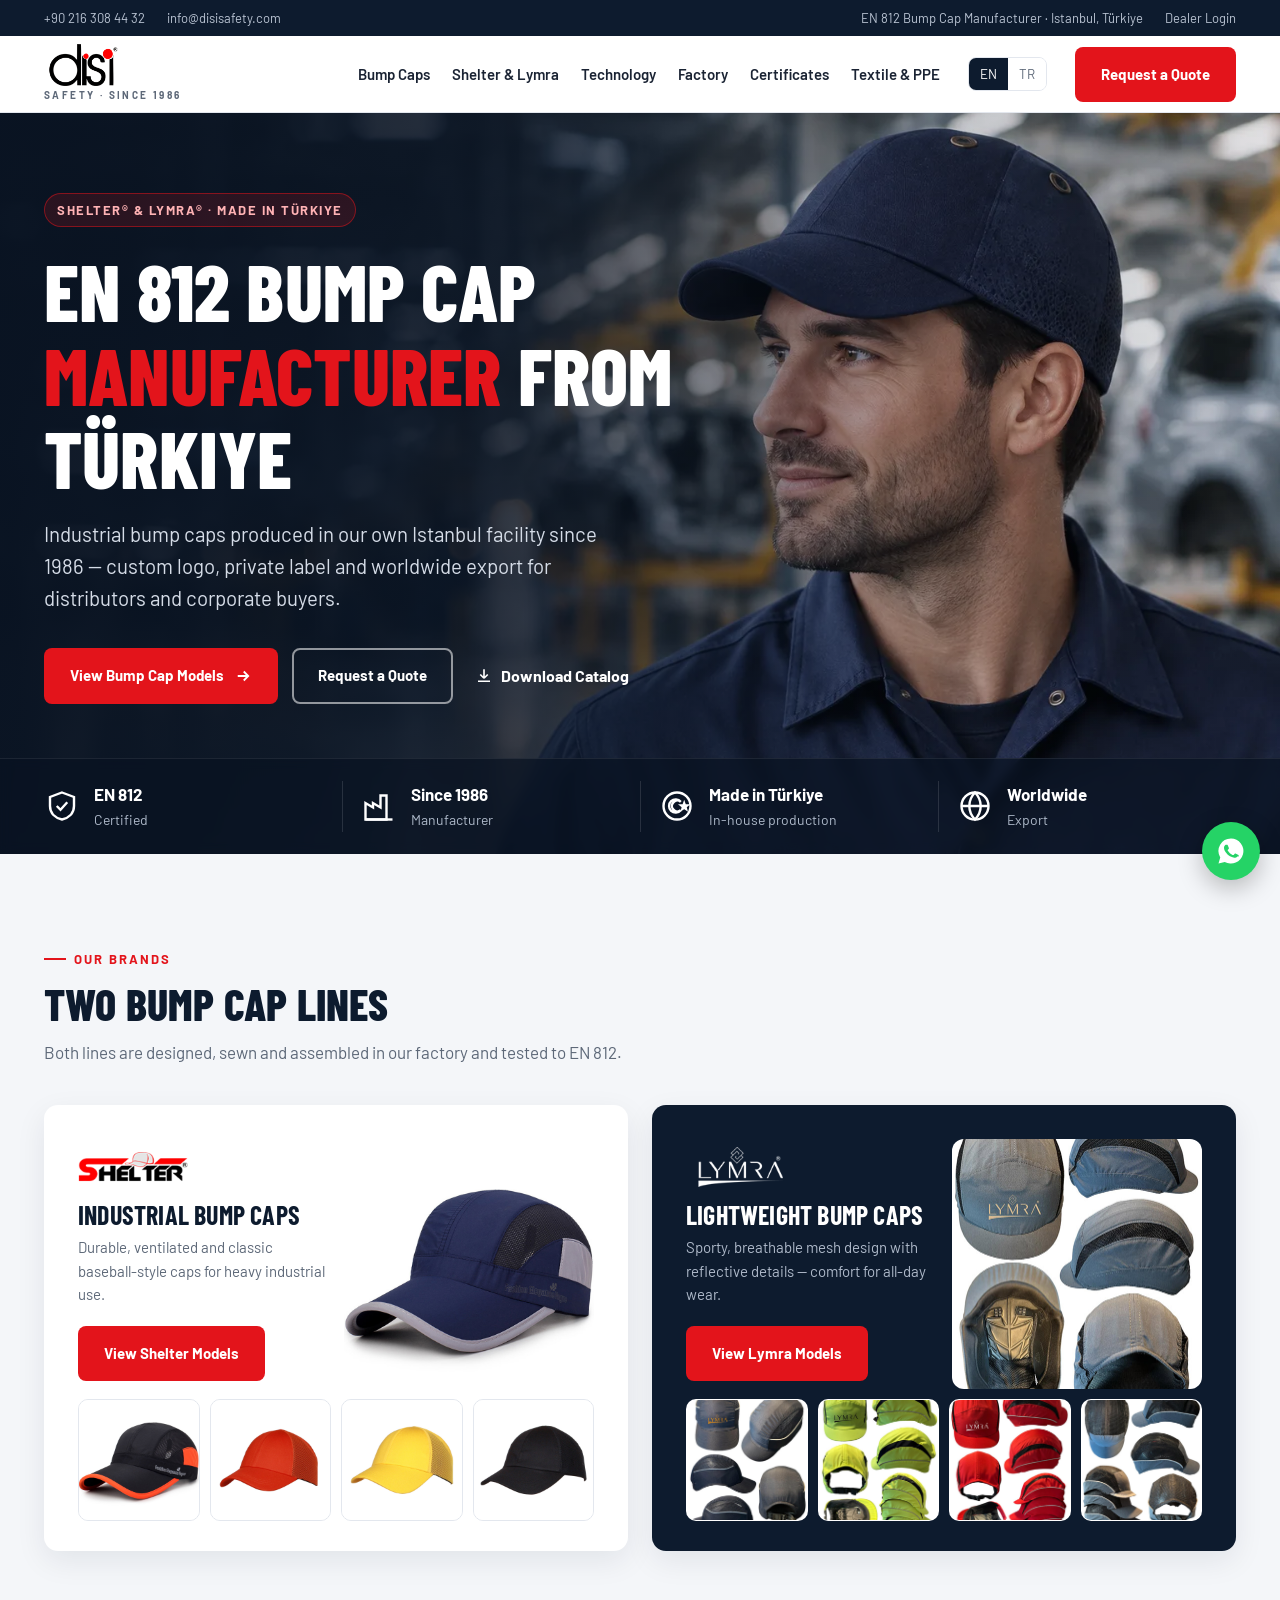
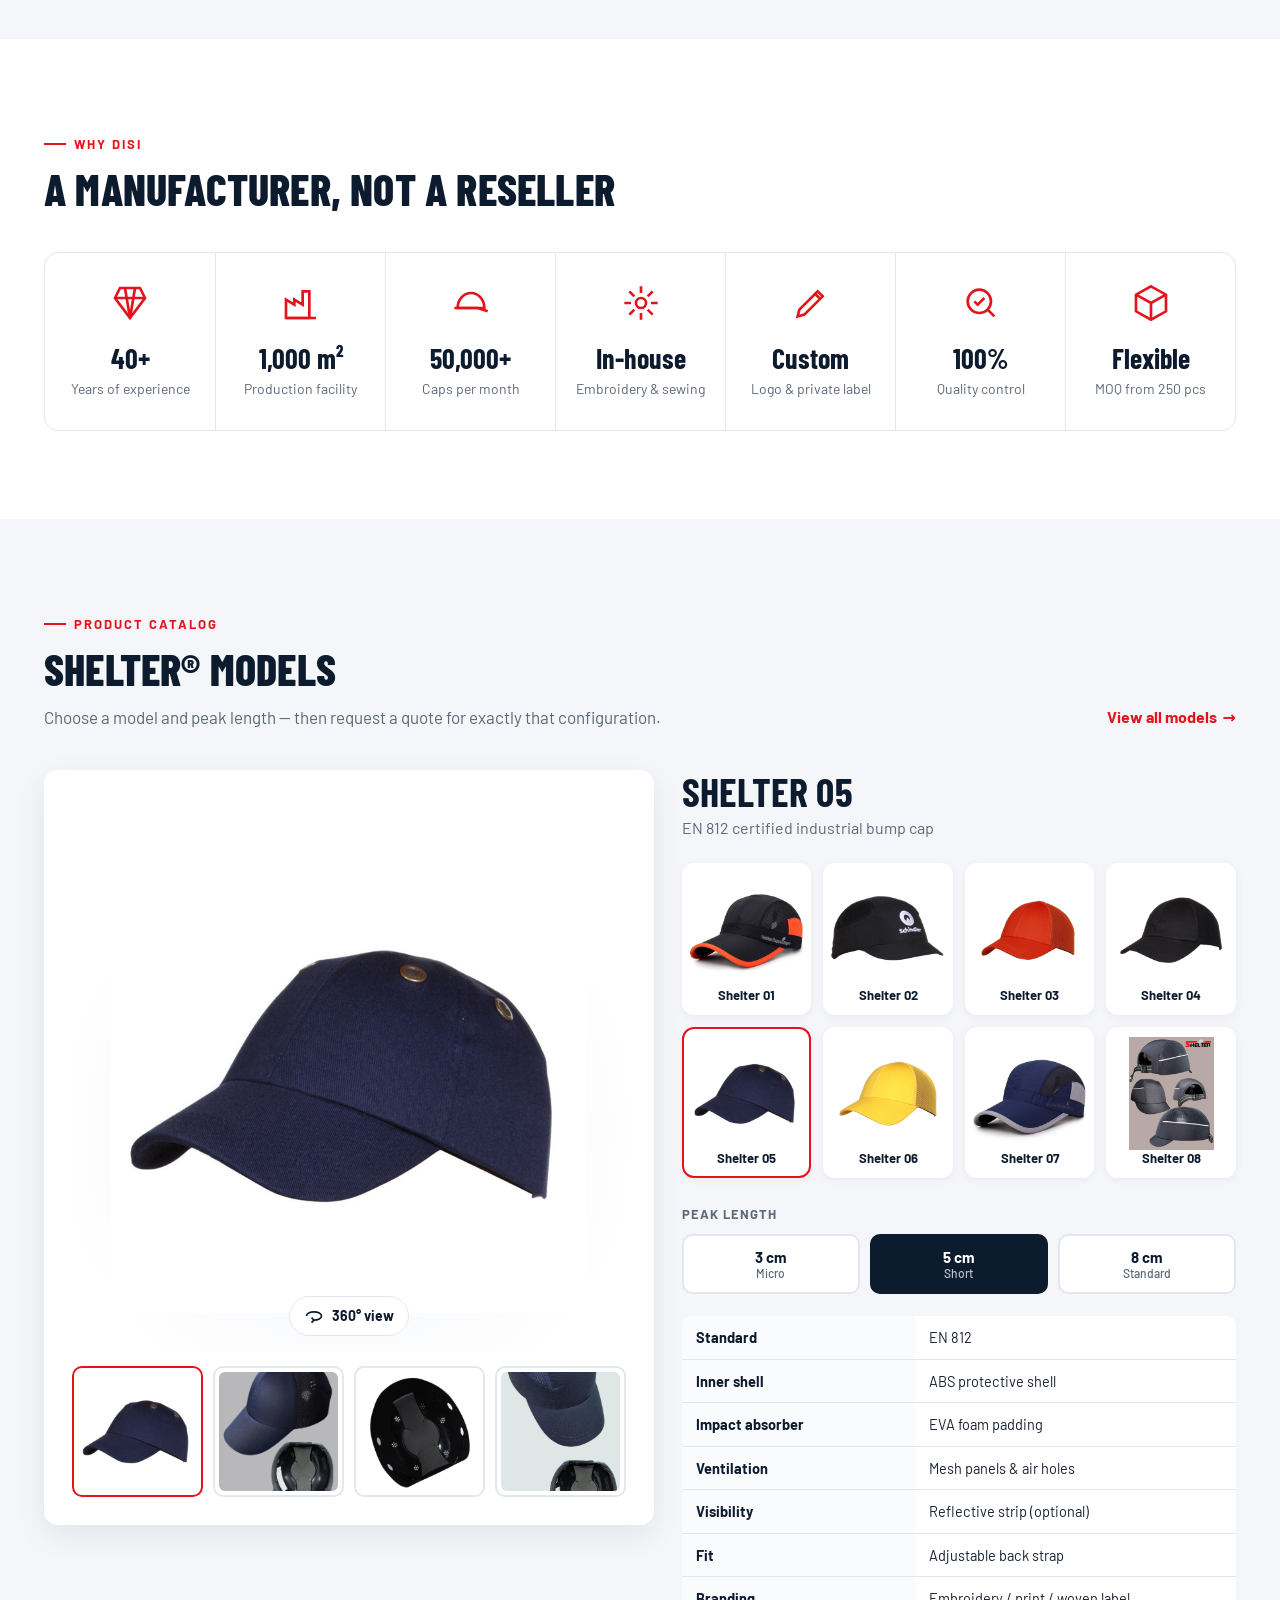
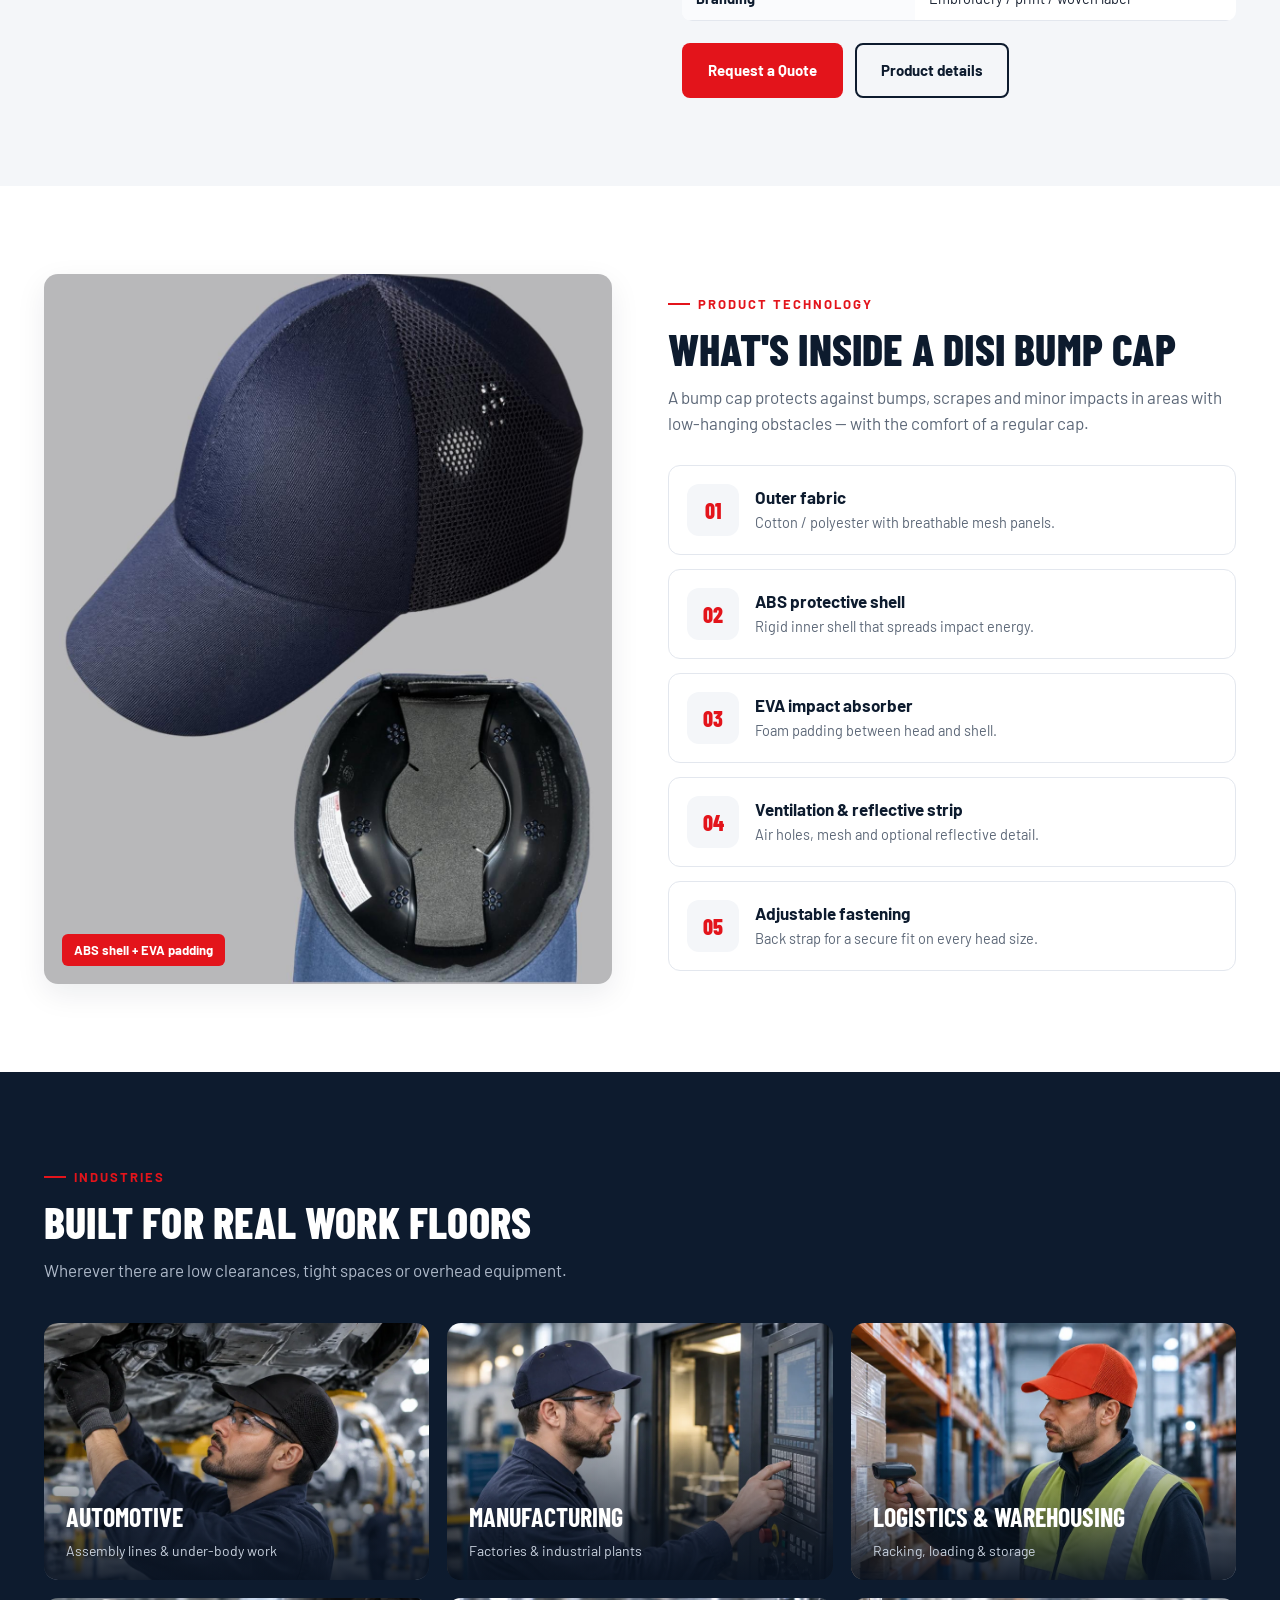
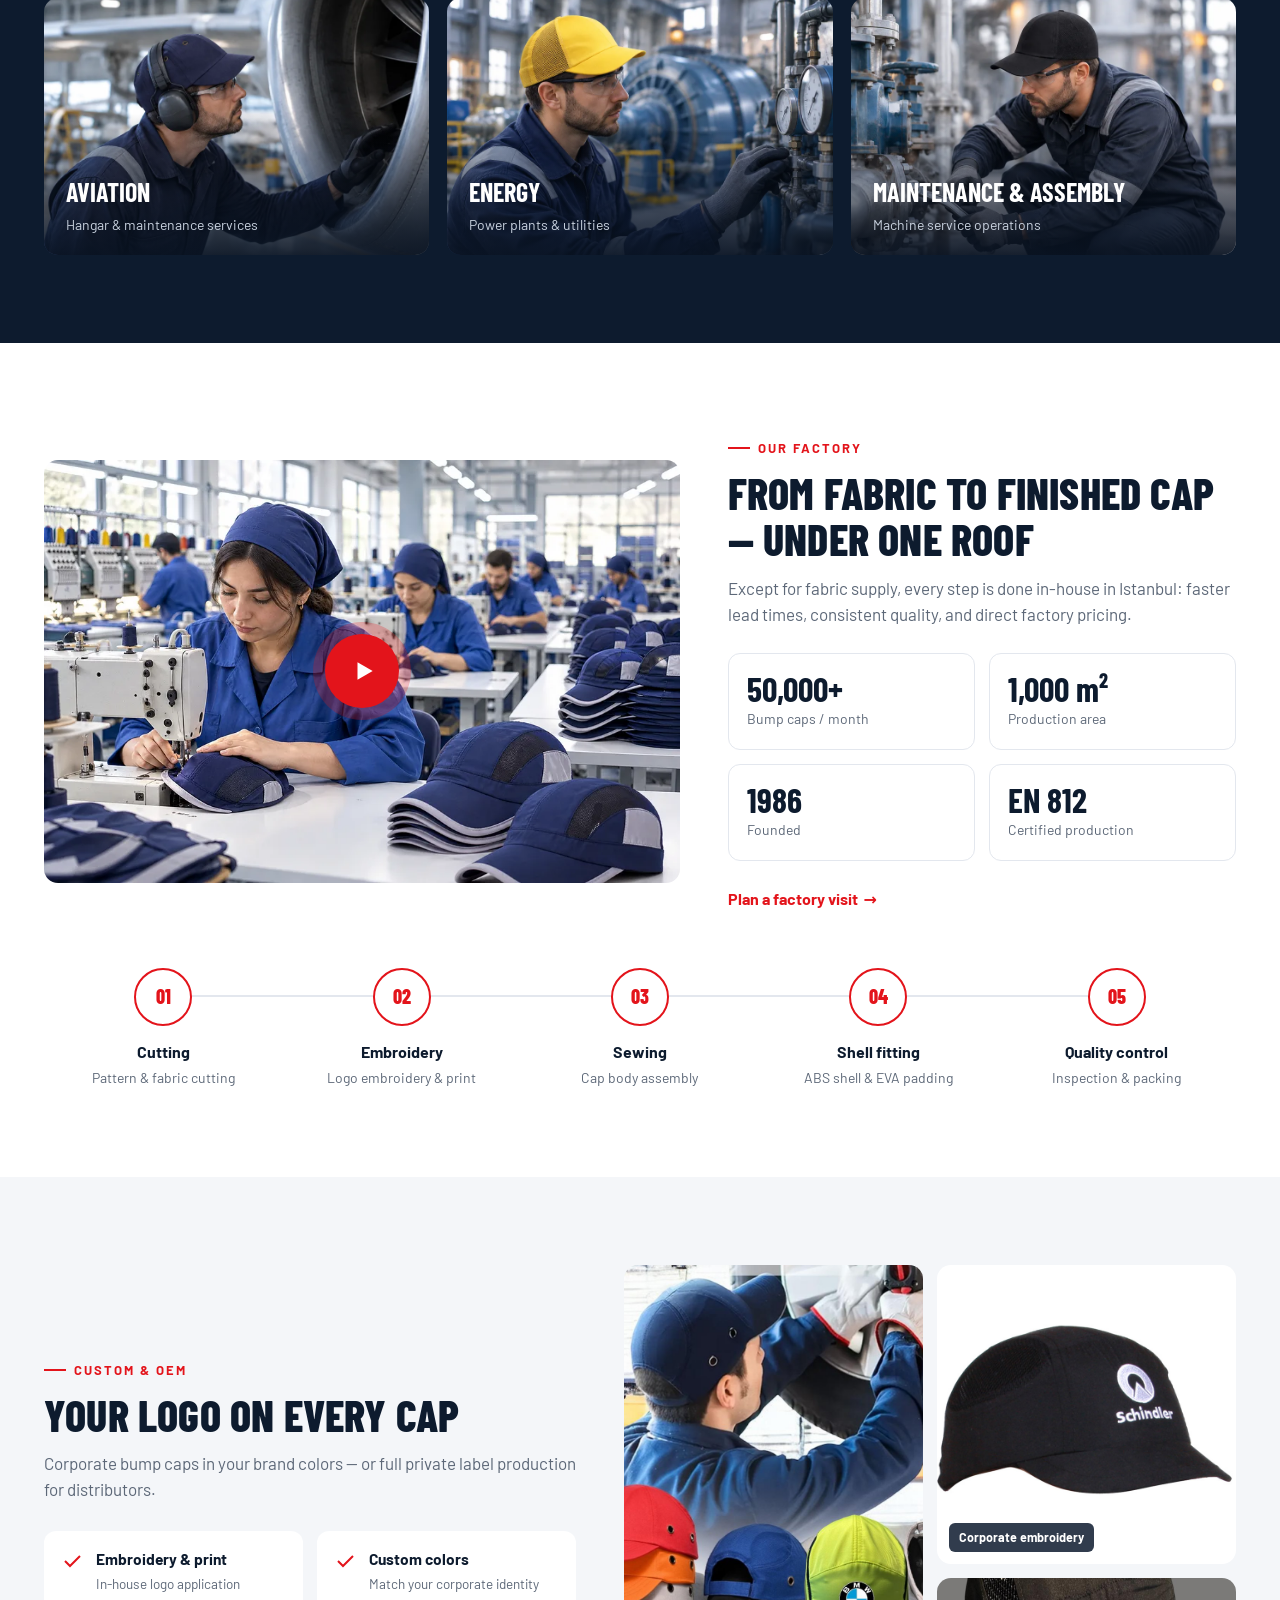
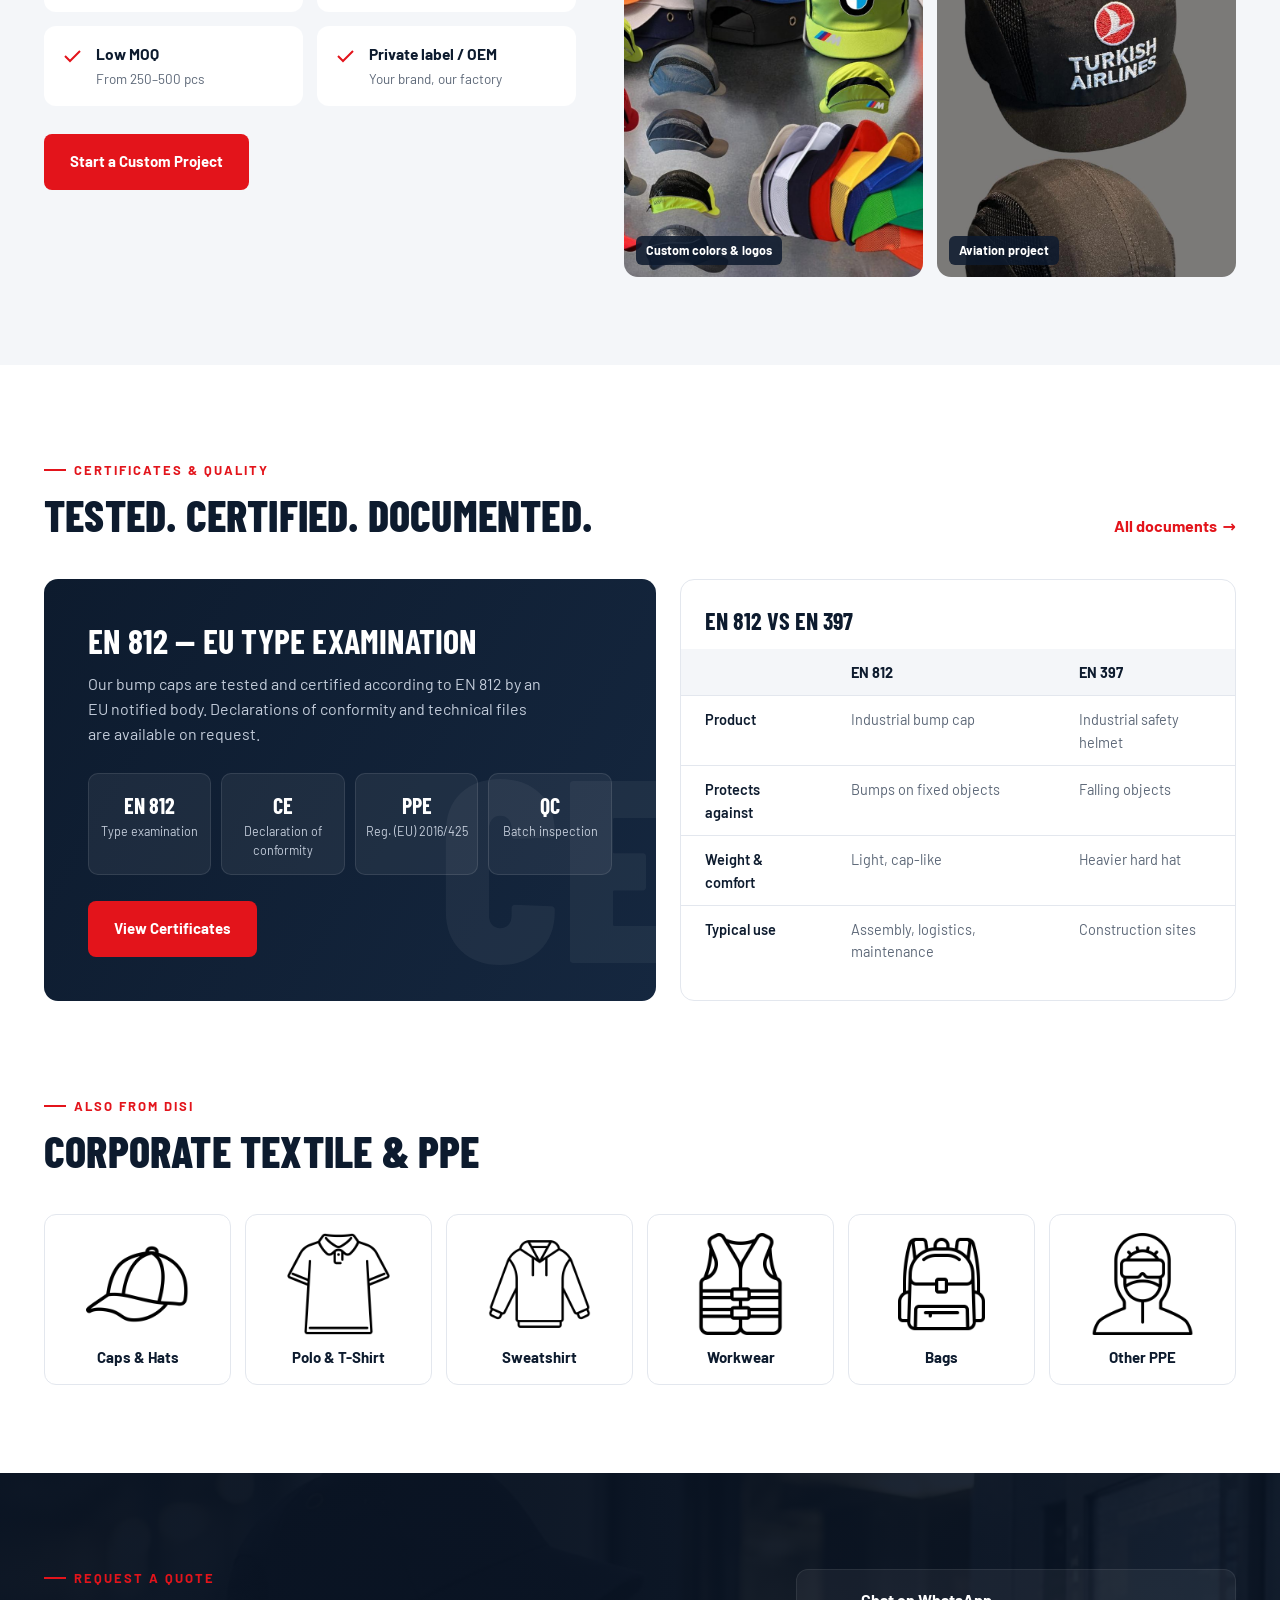
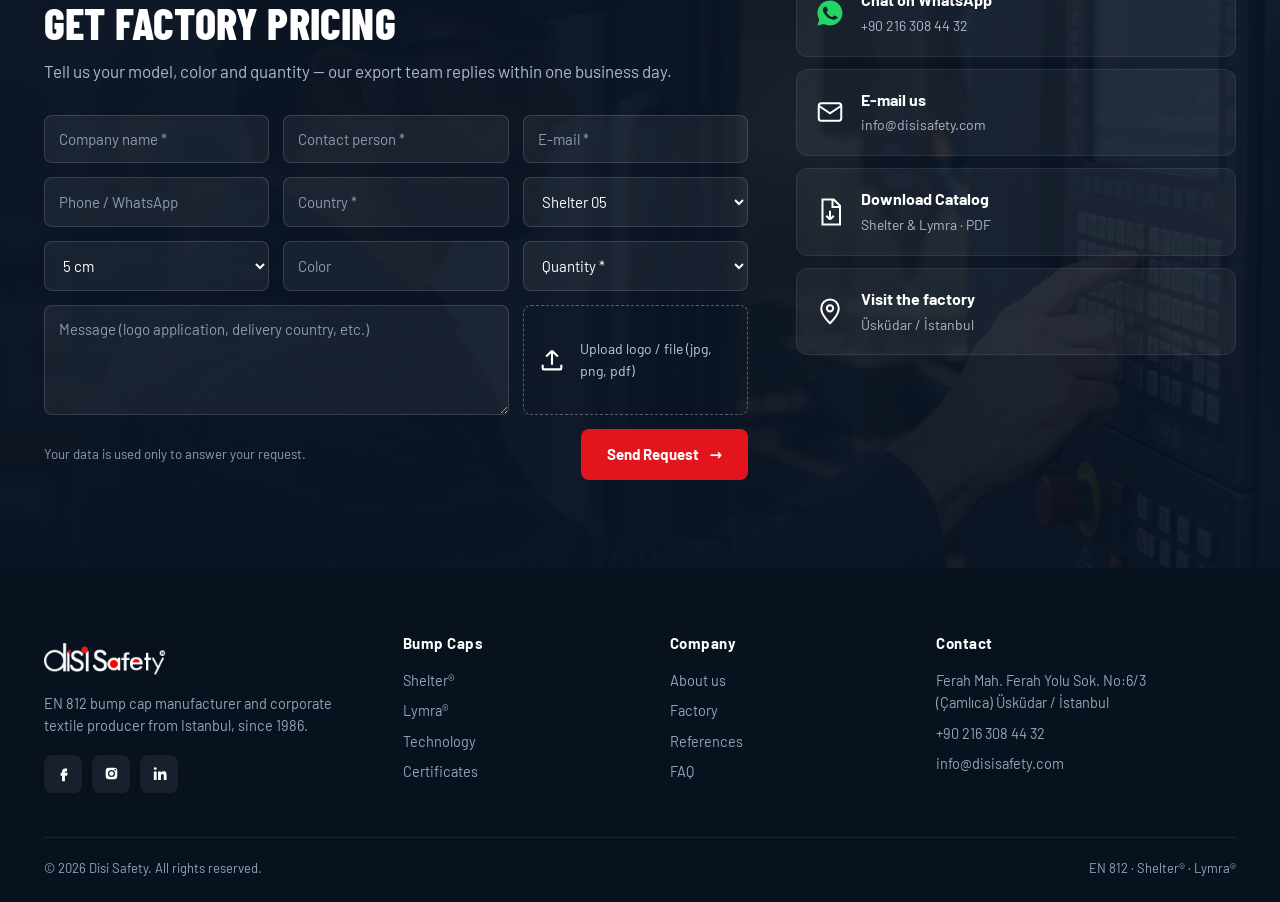
<file: index.html>
<!doctype html>
<html lang="en">
<head>
<meta charset="utf-8">
<meta name="viewport" content="width=device-width,initial-scale=1">
<meta name="robots" content="noindex,nofollow">
<title>EN 812 Bump Cap Manufacturer from Türkiye | Disi Safety</title>
<meta name="description" content="Disi Safety manufactures Shelter® and Lymra® EN 812 certified industrial bump caps in Istanbul since 1986. Custom logo, private label and worldwide export.">
<link rel="icon" href="https://disisafety.com/wp-content/uploads/2024/11/cropped-ds-32x32.png">
<link rel="preconnect" href="https://fonts.googleapis.com"><link rel="preconnect" href="https://fonts.gstatic.com" crossorigin>
<link href="https://fonts.googleapis.com/css2?family=Barlow:wght@400;500;600;700&family=Barlow+Condensed:wght@600;700;800&display=swap" rel="stylesheet">
<link rel="stylesheet" href="css/site.css">
</head>
<body>

<div class="topbar"><div class="wrap">
  <div class="tb-l">
    <a href="tel:+902163084432">+90 216 308 44 32</a>
    <a href="mailto:info@disisafety.com">info@disisafety.com</a>
  </div>
  <div class="tb-r"><span data-k="tb_mfr">EN 812 Bump Cap Manufacturer · Istanbul, Türkiye</span><a href="https://disisafety.com/catalog/" data-k="tb_dealer">Dealer Login</a></div>
</div></div>

<header><div class="wrap">
  <a href="#" class="logo"><img src="img/disi-logo-1.png" alt="Disi Safety"><small>SAFETY · SINCE 1986</small></a>
  <nav class="main">
    <a href="category.html" data-k="n_caps">Bump Caps</a>
    <a href="#brands" data-k="n_brands">Shelter & Lymra</a>
    <a href="#technology" data-k="n_tech">Technology</a>
    <a href="#factory" data-k="n_factory">Factory</a>
    <a href="#certificates" data-k="n_cert">Certificates</a>
    <a href="#products" data-k="n_other">Textile & PPE</a>
  </nav>
  <div class="lang"><button class="on" data-l="en">EN</button><button data-l="tr">TR</button></div>
  <a href="#quote" class="btn btn-red hdr-cta" data-k="cta_quote">Request a Quote</a>
  <button class="burger" aria-label="Menu"><svg viewBox="0 0 24 24" fill="none" stroke="currentColor" stroke-width="2"><path d="M3 6h18M3 12h18M3 18h18"/></svg></button>
</div></header>
<div class="mnav">
  <a href="#models" data-k="n_caps">Bump Caps</a><a href="#brands" data-k="n_brands">Shelter & Lymra</a><a href="#technology" data-k="n_tech">Technology</a><a href="#factory" data-k="n_factory">Factory</a><a href="#certificates" data-k="n_cert">Certificates</a><a href="#products" data-k="n_other">Textile & PPE</a><a href="#quote" data-k="cta_quote">Request a Quote</a>
</div>

<!-- HERO -->
<section class="hero">
  <div class="wrap">
    <span class="tag" data-k="h_tag">Shelter® & Lymra® · Made in Türkiye</span>
    <h1 data-k="h_title">EN 812 Bump Cap <em>Manufacturer</em> from Türkiye</h1>
    <p class="sub" data-k="h_sub">Industrial bump caps produced in our own Istanbul facility since 1986 — custom logo, private label and worldwide export for distributors and corporate buyers.</p>
    <div class="ctas">
      <a href="#models" class="btn btn-red"><span data-k="cta_models">View Bump Cap Models</span><svg viewBox="0 0 24 24" fill="none" stroke="currentColor" stroke-width="2.4"><path d="M5 12h14M13 6l6 6-6 6"/></svg></a>
      <a href="#quote" class="btn btn-ghost" data-k="cta_quote">Request a Quote</a>
      <a href="https://disisafety.com/catalog/" class="dl"><svg viewBox="0 0 24 24" fill="none" stroke="currentColor" stroke-width="2.2"><path d="M12 3v12m0 0l-5-5m5 5l5-5M4 19h16"/></svg><span data-k="cta_cat">Download Catalog</span></a>
    </div>
  </div>
  <div class="trust"><div class="wrap">
    <div class="t"><svg viewBox="0 0 24 24" fill="none" stroke="currentColor" stroke-width="1.6"><path d="M12 3l8 3v6c0 5-3.5 8-8 9-4.5-1-8-4-8-9V6z"/><path d="M8.5 12l2.5 2.5 4.5-5"/></svg><div><b>EN 812</b><span data-k="t1">Certified</span></div></div>
    <div class="t"><svg viewBox="0 0 24 24" fill="none" stroke="currentColor" stroke-width="1.6"><path d="M3 21V10l5 3V10l5 3V5h4v16z"/><path d="M3 21h18"/></svg><div><b data-k="t2b">Since 1986</b><span data-k="t2">Manufacturer</span></div></div>
    <div class="t"><svg viewBox="0 0 24 24" fill="none" stroke="currentColor" stroke-width="1.6"><circle cx="12" cy="12" r="9"/><path d="M14.5 9.2a3.6 3.6 0 1 0 0 5.6 4.4 4.4 0 1 1 0-5.6z"/><path d="M16.8 10.2l.5 1.4h1.4l-1.1.9.4 1.4-1.2-.8-1.2.8.4-1.4-1.1-.9h1.4z" fill="currentColor"/></svg><div><b data-k="t3b">Made in Türkiye</b><span data-k="t3">In-house production</span></div></div>
    <div class="t"><svg viewBox="0 0 24 24" fill="none" stroke="currentColor" stroke-width="1.6"><circle cx="12" cy="12" r="9"/><path d="M3 12h18M12 3c2.5 2.6 3.8 5.6 3.8 9s-1.3 6.4-3.8 9c-2.5-2.6-3.8-5.6-3.8-9S9.5 5.6 12 3z"/></svg><div><b data-k="t4b">Worldwide</b><span data-k="t4">Export</span></div></div>
  </div></div>
</section>

<!-- BRANDS -->
<section class="brands" id="brands"><div class="wrap">
  <div class="sec-head"><div><span class="eyebrow" data-k="b_eye">Our brands</span><h2 data-k="b_title">Two Bump Cap Lines</h2><p class="lead" data-k="b_lead">Both lines are designed, sewn and assembled in our factory and tested to EN 812.</p></div></div>
  <div class="brand-grid">
    <article class="brand">
      <div class="top">
        <div><img class="lg" src="img/shelter-logo-11.png" alt="Shelter"><h3 data-k="sh_t">Industrial Bump Caps</h3><p data-k="sh_p">Durable, ventilated and classic baseball-style caps for heavy industrial use.</p><a href="category.html?brand=shelter" class="btn btn-red" data-k="sh_b">View Shelter Models</a></div>
        <img class="hero-img" src="img/shelter-8.jpg" alt="Shelter bump cap">
      </div>
      <div class="thumbs"><img src="img/shelter-11.jpg" alt=""><img src="img/shelter-4.jpg" alt=""><img src="img/shelter-7.jpg" alt=""><img src="img/shelter-5.jpg" alt=""></div>
    </article>
    <article class="brand dark">
      <div class="top">
        <div><img class="lg" src="img/lymra-logo-11.png" alt="Lymra" style="filter:invert(1)"><h3 data-k="ly_t">Lightweight Bump Caps</h3><p data-k="ly_p">Sporty, breathable mesh design with reflective details — comfort for all-day wear.</p><a href="category.html?brand=lymra" class="btn btn-red" data-k="ly_b">View Lymra Models</a></div>
        <img class="hero-img" src="img/lymra-1.jpg" alt="Lymra bump cap" style="object-fit:cover;border-radius:12px">
      </div>
      <div class="thumbs"><img src="img/lymra-2.jpg" alt=""><img src="img/lymra-4.jpg" alt=""><img src="img/lymra-6.jpg" alt=""><img src="img/lymra-8.jpg" alt=""></div>
    </article>
  </div>
</div></section>

<!-- WHY -->
<section id="why"><div class="wrap">
  <div class="sec-head"><div><span class="eyebrow" data-k="w_eye">Why Disi</span><h2 data-k="w_title">A Manufacturer, Not a Reseller</h2></div></div>
  <div class="why-grid">
    <div><svg viewBox="0 0 24 24" fill="none" stroke="currentColor" stroke-width="1.6"><path d="M6 3h12l3 6-9 12L3 9z"/><path d="M3 9h18M9 3l3 18 3-18"/></svg><b>40+</b><span data-k="w1">Years of experience</span></div>
    <div><svg viewBox="0 0 24 24" fill="none" stroke="currentColor" stroke-width="1.6"><path d="M3 21V10l5 3V10l5 3V5h4v16z"/><path d="M3 21h18"/></svg><b>1,000 m²</b><span data-k="w2">Production facility</span></div>
    <div><svg viewBox="0 0 24 24" fill="none" stroke="currentColor" stroke-width="1.6"><path d="M4 15c0-5 3.5-9 8-9s8 4 8 9H4z"/><path d="M2 15h14l6 2"/></svg><b>50,000+</b><span data-k="w3">Caps per month</span></div>
    <div><svg viewBox="0 0 24 24" fill="none" stroke="currentColor" stroke-width="1.6"><circle cx="12" cy="12" r="3"/><path d="M12 2v4M12 18v4M2 12h4M18 12h4M5 5l3 3M16 16l3 3M5 19l3-3M16 8l3-3"/></svg><b data-k="w4b">In-house</b><span data-k="w4">Embroidery & sewing</span></div>
    <div><svg viewBox="0 0 24 24" fill="none" stroke="currentColor" stroke-width="1.6"><path d="M4 20l4-1 11-11-3-3L5 16z"/><path d="M14 6l3 3"/></svg><b data-k="w5b">Custom</b><span data-k="w5">Logo & private label</span></div>
    <div><svg viewBox="0 0 24 24" fill="none" stroke="currentColor" stroke-width="1.6"><circle cx="11" cy="11" r="7"/><path d="M20 20l-4-4M8 11l2 2 4-4"/></svg><b data-k="w6b">100%</b><span data-k="w6">Quality control</span></div>
    <div><svg viewBox="0 0 24 24" fill="none" stroke="currentColor" stroke-width="1.6"><path d="M12 2l9 5v10l-9 5-9-5V7z"/><path d="M3 7l9 5 9-5M12 12v10"/></svg><b data-k="w7b">Flexible</b><span data-k="w7">MOQ from 250 pcs</span></div>
  </div>
</div></section>

<!-- MODELS -->
<section class="models" id="models"><div class="wrap">
  <div class="sec-head"><div><span class="eyebrow" data-k="m_eye">Product catalog</span><h2 data-k="m_title">Shelter® Models</h2><p class="lead" data-k="m_lead">Choose a model and peak length — then request a quote for exactly that configuration.</p></div><a href="category.html" class="link"><span data-k="m_all">View all models</span> →</a></div>
  <div class="config">
    <div class="stage">
      <div class="main"><img id="mainImg" src="img/shelter-6.jpg" alt="Shelter bump cap">
        <span class="badge360"><svg viewBox="0 0 24 24" fill="none" stroke="currentColor" stroke-width="2"><path d="M3 12c0-2.8 4-5 9-5s9 2.2 9 5-4 5-9 5"/><path d="M9 14l3 3-3 3"/></svg><span data-k="m_360">360° view</span></span>
      </div>
      <div class="views">
        <button class="on" data-v="img/shelter-6.jpg"><img src="img/shelter-6.jpg" alt="Front"></button>
        <button data-v="img/wa-20.08.57-1.jpeg"><img src="img/wa-20.08.57-1.jpeg" alt="Inner shell"></button>
        <button data-v="img/shelter-2-2.jpg"><img src="img/shelter-2-2.jpg" alt="ABS shell"></button>
        <button data-v="img/wa-20.08.58-1.jpeg"><img src="img/wa-20.08.58-1.jpeg" alt="Inside"></button>
      </div>
    </div>
    <div class="panel">
      <h3 id="mName">Shelter 06</h3>
      <p class="pt" data-k="m_sub">EN 812 certified industrial bump cap</p>
      <div class="mgrid" id="mgrid"></div>
      <div class="opt"><label data-k="m_peak">Peak length</label>
        <div class="peaks">
          <button data-p="3 cm">3 cm<small data-k="pk3">Micro</small></button>
          <button data-p="5 cm" class="on">5 cm<small data-k="pk5">Short</small></button>
          <button data-p="8 cm">8 cm<small data-k="pk8">Standard</small></button>
        </div>
      </div>
      <table class="spec">
        <tr><td data-k="s1">Standard</td><td>EN 812</td></tr>
        <tr><td data-k="s2">Inner shell</td><td data-k="s2v">ABS protective shell</td></tr>
        <tr><td data-k="s3">Impact absorber</td><td data-k="s3v">EVA foam padding</td></tr>
        <tr><td data-k="s4">Ventilation</td><td data-k="s4v">Mesh panels & air holes</td></tr>
        <tr><td data-k="s5">Visibility</td><td data-k="s5v">Reflective strip (optional)</td></tr>
        <tr><td data-k="s6">Fit</td><td data-k="s6v">Adjustable back strap</td></tr>
        <tr><td data-k="s7">Branding</td><td data-k="s7v">Embroidery / print / woven label</td></tr>
      </table>
      <div class="acts">
        <a href="#quote" class="btn btn-red" id="quoteModel" data-k="cta_quote">Request a Quote</a>
        <a href="product.html" id="detailLink" class="btn btn-line" data-k="m_det">Product details</a>
      </div>
    </div>
  </div>
</div></section>

<!-- TECHNOLOGY -->
<section id="technology"><div class="wrap">
  <div class="tech-grid">
    <div class="layers"><img src="img/wa-20.08.57-1.jpeg" alt="Bump cap inner ABS shell"><span data-k="te_badge">ABS shell + EVA padding</span></div>
    <div>
      <span class="eyebrow" data-k="te_eye">Product technology</span><h2 data-k="te_title">What's Inside a Disi Bump Cap</h2>
      <p class="lead" data-k="te_lead">A bump cap protects against bumps, scrapes and minor impacts in areas with low-hanging obstacles — with the comfort of a regular cap.</p>
      <div class="layer-list" style="margin-top:28px">
        <div class="layer"><div class="n">01</div><div><b data-k="l1">Outer fabric</b><p data-k="l1p">Cotton / polyester with breathable mesh panels.</p></div></div>
        <div class="layer"><div class="n">02</div><div><b data-k="l2">ABS protective shell</b><p data-k="l2p">Rigid inner shell that spreads impact energy.</p></div></div>
        <div class="layer"><div class="n">03</div><div><b data-k="l3">EVA impact absorber</b><p data-k="l3p">Foam padding between head and shell.</p></div></div>
        <div class="layer"><div class="n">04</div><div><b data-k="l4">Ventilation & reflective strip</b><p data-k="l4p">Air holes, mesh and optional reflective detail.</p></div></div>
        <div class="layer"><div class="n">05</div><div><b data-k="l5">Adjustable fastening</b><p data-k="l5p">Back strap for a secure fit on every head size.</p></div></div>
      </div>
    </div>
  </div>
</div></section>

<!-- INDUSTRIES -->
<section class="ind" id="industries"><div class="wrap">
  <div class="sec-head"><div><span class="eyebrow" data-k="i_eye">Industries</span><h2 data-k="i_title">Built for Real Work Floors</h2><p class="lead" data-k="i_lead">Wherever there are low clearances, tight spaces or overhead equipment.</p></div></div>
  <div class="ind-grid">
    <div class="ind-card"><img src="gen/automotive.webp" alt="" loading="lazy"><div><b data-k="i1">Automotive</b><span data-k="i1p">Assembly lines & under-body work</span></div></div>
    <div class="ind-card"><img src="gen/manufacturing.webp" alt="" loading="lazy"><div><b data-k="i2">Manufacturing</b><span data-k="i2p">Factories & industrial plants</span></div></div>
    <div class="ind-card"><img src="gen/logistics.webp" alt="" loading="lazy"><div><b data-k="i3">Logistics & Warehousing</b><span data-k="i3p">Racking, loading & storage</span></div></div>
    <div class="ind-card"><img src="gen/aviation.webp" alt="" loading="lazy"><div><b data-k="i4">Aviation</b><span data-k="i4p">Hangar & maintenance services</span></div></div>
    <div class="ind-card"><img src="gen/energy.webp" alt="" loading="lazy"><div><b data-k="i5">Energy</b><span data-k="i5p">Power plants & utilities</span></div></div>
    <div class="ind-card"><img src="gen/maintenance.webp" alt="" loading="lazy"><div><b data-k="i6">Maintenance & Assembly</b><span data-k="i6p">Machine service operations</span></div></div>
  </div>
</div></section>

<!-- FACTORY -->
<section id="factory"><div class="wrap">
  <div class="fac-grid">
    <div class="fac-img"><img src="gen/factory.webp" alt="Disi Safety factory" loading="lazy"><span class="play"><svg viewBox="0 0 24 24" fill="currentColor"><path d="M6 4l14 8-14 8z"/></svg></span></div>
    <div>
      <span class="eyebrow" data-k="f_eye">Our factory</span><h2 data-k="f_title">From Fabric to Finished Cap — Under One Roof</h2>
      <p class="lead" data-k="f_lead">Except for fabric supply, every step is done in-house in Istanbul: faster lead times, consistent quality, and direct factory pricing.</p>
      <div class="fac-stats">
        <div><b>50,000+</b><span data-k="fs1">Bump caps / month</span></div>
        <div><b>1,000 m²</b><span data-k="fs2">Production area</span></div>
        <div><b>1986</b><span data-k="fs3">Founded</span></div>
        <div><b>EN 812</b><span data-k="fs4">Certified production</span></div>
      </div>
      <a href="#quote" class="link"><span data-k="f_cta">Plan a factory visit</span> →</a>
    </div>
  </div>
  <div class="steps">
    <div><b data-k="st1">Cutting</b><span data-k="st1p">Pattern & fabric cutting</span></div>
    <div><b data-k="st2">Embroidery</b><span data-k="st2p">Logo embroidery & print</span></div>
    <div><b data-k="st3">Sewing</b><span data-k="st3p">Cap body assembly</span></div>
    <div><b data-k="st4">Shell fitting</b><span data-k="st4p">ABS shell & EVA padding</span></div>
    <div><b data-k="st5">Quality control</b><span data-k="st5p">Inspection & packing</span></div>
  </div>
</div></section>

<!-- CUSTOM -->
<section class="custom" id="custom"><div class="wrap">
  <div class="cus-grid">
    <div>
      <span class="eyebrow" data-k="c_eye">Custom & OEM</span><h2 data-k="c_title">Your Logo on Every Cap</h2>
      <p class="lead" data-k="c_lead">Corporate bump caps in your brand colors — or full private label production for distributors.</p>
      <div class="cus-list">
        <div><svg viewBox="0 0 24 24" fill="none" stroke="currentColor" stroke-width="2"><path d="M5 12l5 5L20 7"/></svg><div><b data-k="c1">Embroidery & print</b><span data-k="c1p">In-house logo application</span></div></div>
        <div><svg viewBox="0 0 24 24" fill="none" stroke="currentColor" stroke-width="2"><path d="M5 12l5 5L20 7"/></svg><div><b data-k="c2">Custom colors</b><span data-k="c2p">Match your corporate identity</span></div></div>
        <div><svg viewBox="0 0 24 24" fill="none" stroke="currentColor" stroke-width="2"><path d="M5 12l5 5L20 7"/></svg><div><b data-k="c3">Low MOQ</b><span data-k="c3p">From 250–500 pcs</span></div></div>
        <div><svg viewBox="0 0 24 24" fill="none" stroke="currentColor" stroke-width="2"><path d="M5 12l5 5L20 7"/></svg><div><b data-k="c4">Private label / OEM</b><span data-k="c4p">Your brand, our factory</span></div></div>
      </div>
      <a href="#quote" class="btn btn-red" data-k="c_cta">Start a Custom Project</a>
    </div>
    <div class="cus-pics">
      <figure><img src="img/wa-20.09.02.jpeg" alt="Custom bump caps" loading="lazy"><figcaption data-k="cp1">Custom colors & logos</figcaption></figure>
      <figure><img src="img/shelter-333.jpg" alt="Corporate logo bump cap" loading="lazy"><figcaption data-k="cp2">Corporate embroidery</figcaption></figure>
      <figure><img src="img/wa-20.08.20.jpeg" alt="Airline custom bump cap" loading="lazy" style="aspect-ratio:1"><figcaption data-k="cp3">Aviation project</figcaption></figure>
    </div>
  </div>
</div></section>

<!-- CERTIFICATES -->
<section id="certificates"><div class="wrap">
  <div class="sec-head"><div><span class="eyebrow" data-k="ce_eye">Certificates & quality</span><h2 data-k="ce_title">Tested. Certified. Documented.</h2></div><a href="https://disisafety.com/certificates/" class="link"><span data-k="ce_all">All documents</span> →</a></div>
  <div class="cert">
    <div class="cert-main">
      <h3 data-k="ce_h">EN 812 — EU Type Examination</h3>
      <p data-k="ce_p">Our bump caps are tested and certified according to EN 812 by an EU notified body. Declarations of conformity and technical files are available on request.</p>
      <div class="cert-badges">
        <div><b>EN 812</b><span data-k="cb1">Type examination</span></div>
        <div><b>CE</b><span data-k="cb2">Declaration of conformity</span></div>
        <div><b>PPE</b><span data-k="cb3">Reg. (EU) 2016/425</span></div>
        <div><b>QC</b><span data-k="cb4">Batch inspection</span></div>
      </div>
      <a href="https://disisafety.com/certificates/" class="btn btn-red" style="margin-top:26px" data-k="ce_btn">View Certificates</a>
    </div>
    <div class="cmp">
      <h4 data-k="cmp_t">EN 812 vs EN 397</h4>
      <table>
        <tr><th></th><th>EN 812</th><th>EN 397</th></tr>
        <tr><td data-k="cmp1">Product</td><td data-k="cmp1a">Industrial bump cap</td><td data-k="cmp1b">Industrial safety helmet</td></tr>
        <tr><td data-k="cmp2">Protects against</td><td data-k="cmp2a">Bumps on fixed objects</td><td data-k="cmp2b">Falling objects</td></tr>
        <tr><td data-k="cmp3">Weight & comfort</td><td data-k="cmp3a">Light, cap-like</td><td data-k="cmp3b">Heavier hard hat</td></tr>
        <tr><td data-k="cmp4">Typical use</td><td data-k="cmp4a">Assembly, logistics, maintenance</td><td data-k="cmp4b">Construction sites</td></tr>
      </table>
    </div>
  </div>
</div></section>

<!-- OTHER PRODUCTS -->
<section id="products" style="padding-top:0"><div class="wrap">
  <div class="sec-head"><div><span class="eyebrow" data-k="o_eye">Also from Disi</span><h2 data-k="o_title">Corporate Textile & PPE</h2></div></div>
  <div class="oth-grid">
    <a href="https://disisafety.com/hat/"><img src="img/hat.png" alt="" loading="lazy"><b data-k="o1">Caps & Hats</b></a>
    <a href="https://disisafety.com/polo-t-shirt/"><img src="img/polo-t-shirt.png" alt="" loading="lazy"><b data-k="o2">Polo & T-Shirt</b></a>
    <a href="https://disisafety.com/sweatshirt/"><img src="img/sweatshirt.png" alt="" loading="lazy"><b data-k="o3">Sweatshirt</b></a>
    <a href="https://disisafety.com/workwear/"><img src="img/workwear.png" alt="" loading="lazy"><b data-k="o4">Workwear</b></a>
    <a href="https://disisafety.com/bag/"><img src="img/bag.png" alt="" loading="lazy"><b data-k="o5">Bags</b></a>
    <a href="https://disisafety.com/head/"><img src="img/eye-and-face-1.png" alt="" loading="lazy"><b data-k="o6">Other PPE</b></a>
  </div>
</div></section>

<!-- QUOTE -->
<section class="quote" id="quote"><div class="wrap">
  <div>
    <span class="eyebrow" data-k="q_eye">Request a quote</span><h2 data-k="q_title">Get Factory Pricing</h2>
    <p class="lead" style="color:#aeb9c9" data-k="q_lead">Tell us your model, color and quantity — our export team replies within one business day.</p>
    <form class="form" id="qform">
      <input required data-ph="f_company" placeholder="Company name *">
      <input required data-ph="f_person" placeholder="Contact person *">
      <input required type="email" data-ph="f_email" placeholder="E-mail *">
      <input data-ph="f_phone" placeholder="Phone / WhatsApp">
      <input required data-ph="f_country" placeholder="Country *">
      <select id="fModel" required>
        <option value="" data-k="f_model">Product / model *</option>
      </select>
      <select id="fPeak"><option>5 cm</option><option>3 cm</option><option>8 cm</option></select>
      <input data-ph="f_color" placeholder="Color">
      <select required><option value="" data-k="f_qty">Quantity *</option><option>250 – 500</option><option>500 – 1,000</option><option>1,000 – 5,000</option><option>5,000 – 10,000</option><option>10,000+</option></select>
      <textarea class="two" data-ph="f_msg" placeholder="Message (logo application, delivery country, etc.)"></textarea>
      <label class="upload"><svg viewBox="0 0 24 24" fill="none" stroke="currentColor" stroke-width="1.8"><path d="M12 16V4m0 0L7 9m5-5l5 5"/><path d="M4 16v3a1 1 0 0 0 1 1h14a1 1 0 0 0 1-1v-3"/></svg><span id="upTxt" data-k="f_up">Upload logo / file (jpg, png, pdf)</span><input type="file" accept=".jpg,.jpeg,.png,.pdf,.ai,.svg"></label>
      <div class="full send"><small data-k="f_note">Your data is used only to answer your request.</small><button class="btn btn-red" type="submit"><span data-k="f_send">Send Request</span> →</button></div>
      <div class="full ok" id="ok" data-k="f_ok">Thank you! Your request has been received — we'll get back to you shortly.</div>
    </form>
  </div>
  <div class="side">
    <a href="https://wa.me/902163084432" target="_blank" rel="noopener"><svg viewBox="0 0 24 24" fill="#25d366"><path d="M12 2a10 10 0 0 0-8.6 15.1L2 22l5-1.3A10 10 0 1 0 12 2zm5.3 14.1c-.2.6-1.3 1.2-1.8 1.2-.5.1-1 .2-3.3-.7-2.8-1.1-4.5-3.9-4.7-4.1-.1-.2-1.1-1.5-1.1-2.9s.7-2.1 1-2.4c.3-.3.6-.3.8-.3h.6c.2 0 .4 0 .6.5l.9 2.1c.1.2.1.3 0 .5l-.4.6-.4.4c-.1.1-.3.3-.1.6.2.3.8 1.3 1.7 2.1 1.2 1 2.1 1.3 2.4 1.5.3.1.5.1.6-.1l.9-1c.2-.3.4-.2.6-.1l2 1c.3.1.5.2.5.3.1.2.1.7-.1 1.3z"/></svg><div><b data-k="sd1">Chat on WhatsApp</b><span>+90 216 308 44 32</span></div></a>
    <a href="mailto:info@disisafety.com"><svg viewBox="0 0 24 24" fill="none" stroke="#fff" stroke-width="1.6"><rect x="3" y="5" width="18" height="14" rx="2"/><path d="M3 7l9 6 9-6"/></svg><div><b data-k="sd2">E-mail us</b><span>info@disisafety.com</span></div></a>
    <a href="https://disisafety.com/catalog/"><svg viewBox="0 0 24 24" fill="none" stroke="#fff" stroke-width="1.6"><path d="M6 2h9l5 5v15H6z"/><path d="M14 2v6h6M12 11v7m0 0l-3-3m3 3l3-3"/></svg><div><b data-k="cta_cat">Download Catalog</b><span data-k="sd3">Shelter & Lymra · PDF</span></div></a>
    <a href="#"><svg viewBox="0 0 24 24" fill="none" stroke="#fff" stroke-width="1.6"><path d="M12 21s-7-6.2-7-12a7 7 0 0 1 14 0c0 5.8-7 12-7 12z"/><circle cx="12" cy="9" r="2.5"/></svg><div><b data-k="sd4">Visit the factory</b><span>Üsküdar / İstanbul</span></div></a>
  </div>
</div></section>

<footer><div class="wrap">
  <div class="f-grid">
    <div><img src="img/footer-logo-2.png" alt="Disi Safety" style="height:44px"><p style="margin-top:16px;max-width:300px" data-k="ft_about">EN 812 bump cap manufacturer and corporate textile producer from Istanbul, since 1986.</p>
      <div class="social">
        <a href="https://www.facebook.com/" aria-label="Facebook"><svg viewBox="0 0 24 24"><path d="M14 9h3V5h-3c-2.2 0-4 1.8-4 4v2H8v4h2v8h4v-8h3l1-4h-4V9.5c0-.3.2-.5.5-.5z"/></svg></a>
        <a href="https://www.instagram.com/" aria-label="Instagram"><svg viewBox="0 0 24 24"><path d="M12 7a5 5 0 1 0 0 10 5 5 0 0 0 0-10zm0 8.2a3.2 3.2 0 1 1 0-6.4 3.2 3.2 0 0 1 0 6.4zM17.3 5.5a1.2 1.2 0 1 0 0 2.4 1.2 1.2 0 0 0 0-2.4zM12 3.8c2.7 0 3 0 4 .1 2.7.1 4 1.4 4.1 4.1.1 1 .1 1.3.1 4s0 3-.1 4c-.1 2.7-1.4 4-4.1 4.1-1 .1-1.3.1-4 .1s-3 0-4-.1C5.3 20 4 18.7 3.9 16c-.1-1-.1-1.3-.1-4s0-3 .1-4C4 5.3 5.3 4 8 3.9c1-.1 1.3-.1 4-.1z"/></svg></a>
        <a href="https://www.linkedin.com/" aria-label="LinkedIn"><svg viewBox="0 0 24 24"><path d="M4 9h4v12H4zM6 3a2 2 0 1 1 0 4 2 2 0 0 1 0-4zM10 9h3.8v1.7c.6-1 1.9-2 3.9-2 4.1 0 4.3 2.7 4.3 6.2V21h-4v-5.4c0-1.3 0-3-1.9-3s-2.1 1.4-2.1 2.9V21h-4z"/></svg></a>
      </div>
    </div>
    <div><h5 data-k="ft_caps">Bump Caps</h5><ul><li><a href="#models">Shelter®</a></li><li><a href="#brands">Lymra®</a></li><li><a href="#technology" data-k="n_tech">Technology</a></li><li><a href="#certificates" data-k="n_cert">Certificates</a></li></ul></div>
    <div><h5 data-k="ft_co">Company</h5><ul><li><a href="https://disisafety.com/about-us/" data-k="ft_about2">About us</a></li><li><a href="#factory" data-k="n_factory">Factory</a></li><li><a href="https://disisafety.com/references/" data-k="ft_ref">References</a></li><li><a href="https://disisafety.com/faq/">FAQ</a></li></ul></div>
    <div><h5 data-k="ft_ct">Contact</h5><ul><li>Ferah Mah. Ferah Yolu Sok. No:6/3<br>(Çamlıca) Üsküdar / İstanbul</li><li><a href="tel:+902163084432">+90 216 308 44 32</a></li><li><a href="mailto:info@disisafety.com">info@disisafety.com</a></li></ul></div>
  </div>
  <div class="f-bottom"><span>© 2026 Disi Safety. <span data-k="ft_rights">All rights reserved.</span></span><span>EN 812 · Shelter® · Lymra®</span></div>
</div></footer>

<a class="wa-float" href="https://wa.me/902163084432" target="_blank" rel="noopener" aria-label="WhatsApp"><svg viewBox="0 0 24 24"><path d="M12 2a10 10 0 0 0-8.6 15.1L2 22l5-1.3A10 10 0 1 0 12 2zm5.3 14.1c-.2.6-1.3 1.2-1.8 1.2-.5.1-1 .2-3.3-.7-2.8-1.1-4.5-3.9-4.7-4.1-.1-.2-1.1-1.5-1.1-2.9s.7-2.1 1-2.4c.3-.3.6-.3.8-.3h.6c.2 0 .4 0 .6.5l.9 2.1c.1.2.1.3 0 .5l-.4.6-.4.4c-.1.1-.3.3-.1.6.2.3.8 1.3 1.7 2.1 1.2 1 2.1 1.3 2.4 1.5.3.1.5.1.6-.1l.9-1c.2-.3.4-.2.6-.1l2 1c.3.1.5.2.5.3.1.2.1.7-.1 1.3z"/></svg></a>

<script>
const MODELS=[["01","shelter-11.jpg"],["02","shelter-333.jpg"],["03","shelter-4.jpg"],["04","shelter-5.jpg"],["05","shelter-6.jpg"],["06","shelter-7.jpg"],["07","shelter-8.jpg"],["08","wa-20.09.01.jpeg"]];
const mg=document.getElementById('mgrid'),fm=document.getElementById('fModel'),main=document.getElementById('mainImg');
MODELS.forEach(([n,f],i)=>{
  const b=document.createElement('button');b.innerHTML=`<img src="img/${f}" alt="Shelter ${n}"><span>Shelter ${n}</span>`;
  b.onclick=()=>pick(i);mg.appendChild(b);
  const o=document.createElement('option');o.textContent='Shelter '+n;fm.appendChild(o);
});
['Lymra','Custom / OEM'].forEach(t=>{const o=document.createElement('option');o.textContent=t;fm.appendChild(o)});
function pick(i){
  [...mg.children].forEach((c,j)=>c.classList.toggle('on',i===j));
  const [n,f]=MODELS[i];document.getElementById('mName').textContent='Shelter '+n;
  main.style.opacity=0;setTimeout(()=>{main.src='img/'+f;main.style.opacity=1},150);
  const v=document.querySelector('.views button');v.dataset.v='img/'+f;v.querySelector('img').src='img/'+f;
  document.querySelectorAll('.views button').forEach((b,j)=>b.classList.toggle('on',j===0));
  fm.value='Shelter '+n;document.getElementById('detailLink').href='product.html?id=shelter-'+n;
}
pick(4);
document.querySelectorAll('.views button').forEach(b=>b.onclick=()=>{
  document.querySelectorAll('.views button').forEach(x=>x.classList.remove('on'));b.classList.add('on');main.src=b.dataset.v});
document.querySelectorAll('.peaks button').forEach(b=>b.onclick=()=>{
  document.querySelectorAll('.peaks button').forEach(x=>x.classList.remove('on'));b.classList.add('on');document.getElementById('fPeak').value=b.dataset.p});
document.querySelector('.upload input').onchange=e=>{if(e.target.files[0])document.getElementById('upTxt').textContent=e.target.files[0].name};
document.getElementById('qform').onsubmit=e=>{e.preventDefault();document.getElementById('ok').style.display='block'};
const mnav=document.querySelector('.mnav');
document.querySelector('.burger').onclick=()=>mnav.classList.toggle('open');
mnav.querySelectorAll('a').forEach(a=>a.onclick=()=>mnav.classList.remove('open'));

/* TR / EN */
const TR={
tb_mfr:"EN 812 Darbe Emici Şapka Üreticisi · İstanbul",tb_dealer:"Bayi Girişi",
n_caps:"Darbe Emici Şapka",n_brands:"Shelter & Lymra",n_tech:"Teknoloji",n_factory:"Üretim Tesisi",n_cert:"Sertifikalar",n_other:"Tekstil & KKD",n_contact:"İletişim",
cta_quote:"Teklif Al",cta_models:"Modelleri İncele",cta_cat:"Katalog İndir",
h_tag:"Shelter® & Lymra® · Türkiye'de Üretim",h_title:"EN 812 Darbe Emici Şapka <em>Üreticisi</em>",
h_sub:"1986'dan beri İstanbul'daki kendi tesisimizde ürettiğimiz darbe emici şapkalar — kurumsal firmalara ve distribütörlere logolu, özel etiketli üretim ve dünya geneline ihracat.",
t1:"Sertifikalı",t2b:"1986'dan Beri",t2:"Üretici",t3b:"Türkiye'de Üretim",t3:"Kendi tesisimizde",t4b:"Dünya Geneli",t4:"İhracat",
b_eye:"Markalarımız",b_title:"İki Darbe Emici Şapka Serisi",b_lead:"Her iki seri de fabrikamızda tasarlanır, dikilir, monte edilir ve EN 812'ye göre test edilir.",
sh_t:"Endüstriyel Darbe Emici Şapka",sh_p:"Ağır sanayi kullanımı için dayanıklı, havalandırmalı, klasik beyzbol tarzı şapkalar.",sh_b:"Shelter Modelleri",
ly_t:"Hafif Darbe Emici Şapka",ly_p:"Reflektif detaylı, nefes alan file tasarım — gün boyu konfor.",ly_b:"Lymra Modelleri",
w_eye:"Neden Disi",w_title:"Aracı Değil, Üreticiyiz",w1:"Yıllık tecrübe",w2:"Üretim tesisi",w3:"Aylık şapka kapasitesi",w4b:"Kendi Bünyemizde",w4:"Nakış & dikim",w5b:"Özel",w5:"Logo & private label",w6b:"%100",w6:"Kalite kontrol",w7b:"Esnek",w7:"250 adetten başlayan sipariş",
m_eye:"Ürün kataloğu",m_all:"Tüm modeller",m_det:"Ürün detayı",m_title:"Shelter® Modelleri",m_lead:"Modeli ve siperlik uzunluğunu seçin — tam bu konfigürasyon için teklif isteyin.",m_360:"360° görünüm",m_sub:"EN 812 sertifikalı endüstriyel darbe emici şapka",m_peak:"Siperlik uzunluğu",pk3:"Mikro",pk5:"Kısa",pk8:"Standart",
s1:"Standart",s2:"İç kabuk",s2v:"ABS koruma kabuğu",s3:"Darbe emici",s3v:"EVA köpük ped",s4:"Havalandırma",s4v:"File panel & hava delikleri",s5:"Görünürlük",s5v:"Reflektif şerit (opsiyonel)",s6:"Ayar",s6v:"Ayarlanabilir arka bant",s7:"Logo",s7v:"Nakış / baskı / dokuma etiket",
te_eye:"Ürün teknolojisi",te_title:"Disi Şapkanın İçinde Ne Var?",te_lead:"Darbe emici şapka; alçak tavan ve çıkıntılı alanlarda çarpma, sıyrılma ve hafif darbelere karşı korur — normal şapka konforunda.",
l1:"Dış kumaş",l1p:"Pamuk / polyester, nefes alan file paneller.",l2:"ABS koruma kabuğu",l2p:"Darbe enerjisini dağıtan sert iç kabuk.",l3:"EVA darbe emici",l3p:"Baş ile kabuk arasında köpük ped.",l4:"Havalandırma & reflektif şerit",l4p:"Hava delikleri, file ve opsiyonel reflektif detay.",te_badge:"ABS kabuk + EVA ped",l5:"Ayarlanabilir bağlantı",l5p:"Her baş ölçüsüne oturan arka bant.",
i_eye:"Sektörler",i_title:"Gerçek Çalışma Alanları İçin",i_lead:"Alçak geçişlerin, dar alanların ve tavandaki ekipmanların olduğu her yerde.",
i1:"Otomotiv",i1p:"Montaj hattı & araç altı çalışma",i2:"Üretim Sanayi",i2p:"Fabrikalar & sanayi tesisleri",i3:"Lojistik & Depolama",i3p:"Raf, yükleme & depolama",i4:"Havacılık",i4p:"Hangar & bakım hizmetleri",i5:"Enerji",i5p:"Santraller & altyapı",i6:"Bakım & Montaj",i6p:"Makine servis operasyonları",
f_eye:"Üretim tesisimiz",f_title:"Kumaştan Bitmiş Şapkaya — Tek Çatı Altında",f_lead:"Kumaş tedariki dışındaki tüm süreçler İstanbul'daki tesisimizde: daha kısa termin, tutarlı kalite, doğrudan fabrika fiyatı.",
fs1:"Aylık darbe emici şapka",fs2:"Üretim alanı",fs3:"Kuruluş",fs4:"Sertifikalı üretim",f_cta:"Fabrika ziyareti planlayın",
st1:"Kesim",st1p:"Kalıp & kumaş kesimi",st2:"Nakış",st2p:"Logo nakış & baskı",st3:"Dikim",st3p:"Şapka gövdesi montajı",st4:"Kabuk montajı",st4p:"ABS kabuk & EVA ped",st5:"Kalite kontrol",st5p:"Kontrol & paketleme",
c_eye:"Özel üretim & OEM",c_title:"Her Şapkada Sizin Logonuz",c_lead:"Kurumsal renklerinizde darbe emici şapkalar — ya da distribütörler için tamamen özel etiketli üretim.",
c1:"Nakış & baskı",c1p:"Kendi bünyemizde logo uygulama",c2:"Özel renkler",c2p:"Kurumsal kimliğinize uygun",c3:"Düşük minimum",c3p:"250–500 adetten başlayan",c4:"Private label / OEM",c4p:"Sizin markanız, bizim fabrikamız",c_cta:"Özel Proje Başlat",
cp1:"Özel renk & logolar",cp2:"Kurumsal nakış",cp3:"Havacılık projesi",
ce_eye:"Sertifikalar & kalite",ce_title:"Test Edildi. Sertifikalandı. Belgelendi.",ce_all:"Tüm belgeler",ce_h:"EN 812 — AB Tip İncelemesi",ce_p:"Şapkalarımız AB onaylı kuruluş tarafından EN 812'ye göre test edilip sertifikalandırılmıştır. Uygunluk beyanı ve teknik dosyalar talep üzerine paylaşılır.",
cb1:"Tip incelemesi",cb2:"Uygunluk beyanı",cb3:"Yönetmelik (AB) 2016/425",cb4:"Parti kontrolü",ce_btn:"Sertifikaları Gör",
cmp_t:"EN 812 ile EN 397 Farkı",cmp1:"Ürün",cmp1a:"Darbe emici şapka",cmp1b:"Endüstriyel baret",cmp2:"Koruduğu risk",cmp2a:"Sabit cisimlere çarpma",cmp2b:"Düşen cisimler",cmp3:"Ağırlık & konfor",cmp3a:"Hafif, şapka gibi",cmp3b:"Daha ağır sert baret",cmp4:"Tipik kullanım",cmp4a:"Montaj, lojistik, bakım",cmp4b:"İnşaat sahaları",
o_eye:"Disi'den ayrıca",o_title:"Kurumsal Tekstil & KKD",o1:"Şapka",o2:"Polo & T-Shirt",o3:"Sweatshirt",o4:"İş Kıyafeti",o5:"Çanta",o6:"Diğer KKD",
q_eye:"Teklif alın",q_title:"Fabrika Fiyatı Alın",q_lead:"Model, renk ve adedi yazın — ihracat ekibimiz bir iş günü içinde dönüş yapar.",
f_company:"Firma adı *",f_person:"İlgili kişi *",f_email:"E-posta *",f_phone:"Telefon / WhatsApp",f_country:"Ülke *",f_model:"Ürün / model *",f_color:"Renk",f_qty:"Adet *",f_msg:"Mesaj (logo uygulaması, teslimat ülkesi vb.)",f_up:"Logo / dosya yükle (jpg, png, pdf)",f_note:"Bilgileriniz yalnızca talebinizi yanıtlamak için kullanılır.",f_send:"Teklif Gönder",f_ok:"Teşekkürler! Talebiniz alındı — en kısa sürede dönüş yapacağız.",
sd1:"WhatsApp'tan yazın",sd2:"E-posta gönderin",sd3:"Shelter & Lymra · PDF",sd4:"Fabrikayı ziyaret edin",
ft_about:"1986'dan beri İstanbul'da EN 812 darbe emici şapka ve kurumsal tekstil üreticisi.",ft_caps:"Darbe Emici Şapka",ft_co:"Kurumsal",ft_about2:"Hakkımızda",ft_ref:"Referanslar",ft_ct:"İletişim",ft_rights:"Tüm hakları saklıdır."
};
const EN={};
document.querySelectorAll('[data-k]').forEach(el=>{EN[el.dataset.k]??=el.innerHTML});
document.querySelectorAll('[data-ph]').forEach(el=>{EN[el.dataset.ph]??=el.placeholder});
function setLang(l){
  const D=l==='tr'?TR:EN;document.documentElement.lang=l;
  document.querySelectorAll('[data-k]').forEach(el=>{if(D[el.dataset.k])el.innerHTML=D[el.dataset.k]});
  document.querySelectorAll('[data-ph]').forEach(el=>{if(D[el.dataset.ph])el.placeholder=D[el.dataset.ph]});
  document.querySelectorAll('.lang button').forEach(b=>b.classList.toggle('on',b.dataset.l===l));
  try{localStorage.setItem('disi_lang',l)}catch(e){}
}
document.querySelectorAll('.lang button').forEach(b=>b.onclick=()=>setLang(b.dataset.l));
try{if(localStorage.getItem('disi_lang')==='tr')setLang('tr')}catch(e){}
</script>
</body>
</html>
</file>
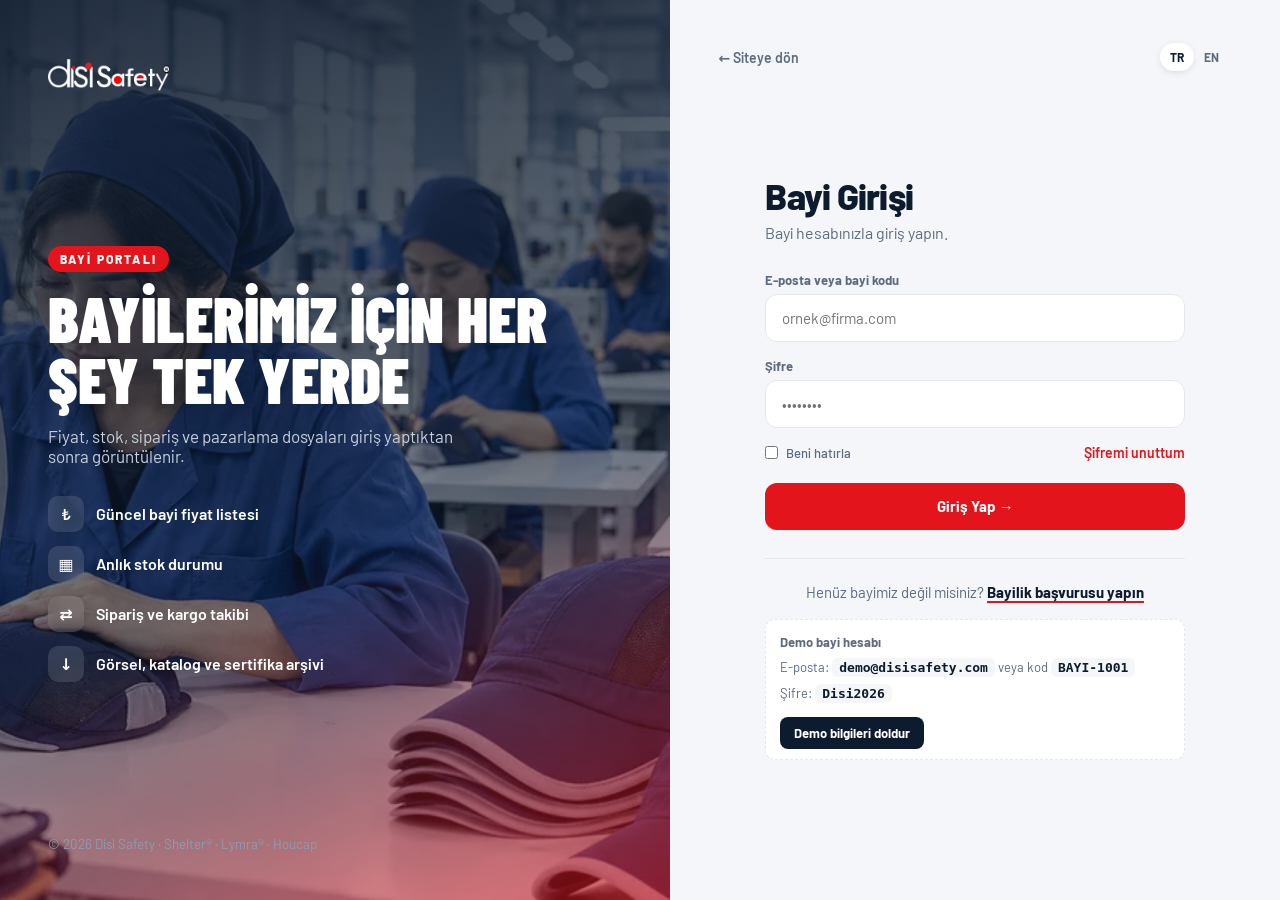
<file: bayi.html>
<!doctype html>
<html lang="tr">
<head>
<meta charset="utf-8">
<meta name="viewport" content="width=device-width,initial-scale=1">
<meta name="robots" content="noindex,nofollow">
<title>Bayi Girişi — Disi Safety</title>
<link rel="icon" href="https://disisafety.com/wp-content/uploads/2024/11/cropped-ds-32x32.png">
<link rel="preconnect" href="https://fonts.googleapis.com"><link rel="preconnect" href="https://fonts.gstatic.com" crossorigin>
<link href="https://fonts.googleapis.com/css2?family=Barlow:wght@400;500;600;700;800&family=Barlow+Condensed:wght@700;800;900&display=swap" rel="stylesheet">
<style>
:root{--red:#e3141b;--navy:#0d1b2e;--navy2:#1d3354;--bg:#f4f6f9;--mut:#5d6b80;--line:#e3e8ef;--ok:#16a34a;--warn:#d97706}
*{box-sizing:border-box;margin:0;padding:0}
body{font-family:Barlow,system-ui,sans-serif;background:var(--bg);color:var(--navy);-webkit-font-smoothing:antialiased;min-height:100vh}
a{color:inherit;text-decoration:none}img{display:block;max-width:100%}
.btn{display:inline-flex;align-items:center;justify-content:center;gap:8px;padding:14px 22px;border-radius:12px;font:700 15px Barlow;border:0;cursor:pointer;transition:.2s}
.btn-red{background:var(--red);color:#fff}.btn-red:hover{background:var(--navy)}
.btn-line{background:#fff;box-shadow:inset 0 0 0 1.5px var(--line);color:var(--navy)}.btn-line:hover{box-shadow:inset 0 0 0 1.5px var(--navy)}
input,select{width:100%;background:#fff;border:1.5px solid var(--line);border-radius:12px;padding:14px 16px;font:15px Barlow;color:var(--navy)}
input:focus,select:focus{outline:none;border-color:var(--navy);background:#fff}
label{font-size:13px;font-weight:700;color:var(--mut);display:block;margin-bottom:6px}
.dil{display:flex;background:var(--bg);border-radius:30px;padding:3px}
.dil button{background:none;border:0;color:var(--mut);font:700 12px Barlow;padding:7px 10px;border-radius:30px;cursor:pointer}
.dil button.on{background:#fff;color:var(--navy);box-shadow:0 2px 8px -2px rgba(0,0,0,.15)}

/* GİRİŞ */
.login{display:grid;grid-template-columns:1.1fr 1fr;min-height:100vh}
.lv{position:relative;background:url(gen/factory.webp) center/cover;color:#fff;padding:48px;display:flex;flex-direction:column;justify-content:space-between;overflow:hidden}
.lv:before{content:"";position:absolute;inset:0;background:linear-gradient(160deg,rgba(13,27,46,.92),rgba(13,27,46,.55) 60%,rgba(227,20,27,.55))}
.lv>*{position:relative}
.lv h1{font:900 clamp(44px,5vw,72px)/.95 "Barlow Condensed";text-transform:uppercase;margin:16px 0}
.lv p{color:#c5cfdc;max-width:420px;font-size:17px}
.lv ul{list-style:none;display:grid;gap:14px;margin-top:30px}
.lv li{display:flex;gap:12px;align-items:center;font-weight:600}
.lv li i{width:36px;height:36px;border-radius:10px;background:rgba(255,255,255,.12);display:grid;place-items:center;font-style:normal;backdrop-filter:blur(6px)}
.tag{display:inline-block;background:var(--red);font:800 12px Barlow;letter-spacing:.18em;text-transform:uppercase;padding:6px 12px;border-radius:30px}
.lf{display:flex;flex-direction:column;padding:40px 48px}
.lf .tp{display:flex;justify-content:space-between;align-items:center}
.lf .tp a{font-weight:600;color:var(--mut);font-size:14px}.lf .tp a:hover{color:var(--red)}
.box{max-width:420px;width:100%;margin:auto}
.box h2{font-size:36px;font-weight:800;letter-spacing:-.02em}
.box>p{color:var(--mut);margin:6px 0 30px}
.fld{margin-bottom:16px}
.row{display:flex;justify-content:space-between;align-items:center;font-size:14px;margin:4px 0 22px}
.row label{display:flex;gap:8px;align-items:center;margin:0;font-weight:500}
.row a{color:var(--red);font-weight:600}
.box .btn{width:100%}
.alt{margin-top:28px;padding-top:24px;border-top:1px solid var(--line);text-align:center;color:var(--mut);font-size:15px}
.alt a{color:var(--navy);font-weight:700;border-bottom:2px solid var(--red)}
.hata{display:none;margin-top:14px;background:#fde8e9;color:var(--red);font-weight:600;font-size:14px;padding:10px 14px;border-radius:10px}.hata.on{display:block}
.demo code{background:var(--bg);padding:2px 7px;border-radius:6px;font-weight:700;color:var(--navy)}
.doldur{margin-top:10px;background:var(--navy);color:#fff;border:0;border-radius:8px;padding:8px 14px;font:700 13px Barlow;cursor:pointer}.doldur:hover{background:var(--red)}
.demo{line-height:1.9;margin-top:18px;font-size:13px;color:var(--mut);background:#fff;border:1px dashed var(--line);padding:10px 14px;border-radius:10px}

/* PANEL */
.panel{display:none;min-height:100vh;grid-template-columns:250px 1fr}
body.in .login{display:none}body.in .panel{display:grid}
aside{background:var(--navy);color:#c5cfdc;padding:26px 18px;display:flex;flex-direction:column;gap:6px;position:sticky;top:0;height:100vh}
aside img{height:40px;margin:0 8px 26px}
aside a{display:flex;align-items:center;gap:12px;padding:12px 14px;border-radius:12px;font-weight:600;font-size:15px;transition:.2s}
aside a svg{width:20px;height:20px}
aside a:hover,aside a.on{background:rgba(255,255,255,.08);color:#fff}
aside a.on{box-shadow:inset 3px 0 0 var(--red)}
aside .out{margin-top:auto;color:#8e9bb0}
main{padding:30px 40px 60px;min-width:0}
.mh{display:flex;justify-content:space-between;align-items:center;gap:20px;margin-bottom:28px;flex-wrap:wrap}
.mh h1{font-size:30px;font-weight:800;letter-spacing:-.02em}
.mh p{color:var(--mut)}
.mh .r{display:flex;gap:10px;align-items:center}
.ann{background:linear-gradient(110deg,var(--red),#b10d13);color:#fff;border-radius:20px;padding:22px 26px;display:flex;justify-content:space-between;align-items:center;gap:20px;margin-bottom:22px;flex-wrap:wrap}
.ann b{font-size:18px}.ann p{opacity:.9;font-size:15px}
.ann .btn{background:#fff;color:var(--red)}
.kpi{display:grid;grid-template-columns:repeat(4,1fr);gap:16px;margin-bottom:22px}
.kpi div{background:#fff;border-radius:18px;padding:20px 22px;border:1px solid var(--line)}
.kpi span{font-size:13px;color:var(--mut);font-weight:600}
.kpi b{display:block;font:800 30px Barlow;margin-top:4px}
.kpi small{font-size:12px;color:var(--ok);font-weight:700}
.grid2{display:grid;grid-template-columns:1.6fr 1fr;gap:22px}
.card{background:#fff;border-radius:20px;border:1px solid var(--line);padding:22px 24px}
.card h3{font-size:19px;font-weight:800;display:flex;justify-content:space-between;align-items:center;margin-bottom:14px;gap:10px;flex-wrap:wrap}
.card h3 input{max-width:220px;padding:9px 14px;font-size:14px}
table{width:100%;border-collapse:collapse;font-size:14px}
th{text-align:left;color:var(--mut);font-weight:700;font-size:12px;text-transform:uppercase;letter-spacing:.06em;padding:10px 8px;border-bottom:1px solid var(--line)}
td{padding:12px 8px;border-bottom:1px solid var(--line)}
td img{width:42px;height:42px;border-radius:10px;object-fit:cover;display:inline-block;vertical-align:middle;margin-right:10px}
.st{font-size:12px;font-weight:700;padding:4px 10px;border-radius:30px;white-space:nowrap}
.st.ok{background:#dcfce7;color:var(--ok)}.st.lo{background:#fef3c7;color:var(--warn)}.st.no{background:var(--bg);color:var(--mut)}
.qty{width:70px;padding:8px;text-align:center}
.add{width:36px;height:36px;border-radius:10px;border:0;background:var(--navy);color:#fff;font-size:18px;cursor:pointer}
.add:hover{background:var(--red)}
.ord{display:flex;justify-content:space-between;align-items:center;padding:12px 0;border-bottom:1px solid var(--line);font-size:14px}
.ord:last-child{border-bottom:0}
.ord b{display:block}.ord small{color:var(--mut)}
.bar{height:6px;border-radius:6px;background:var(--bg);overflow:hidden;margin-top:6px;width:120px}.bar i{display:block;height:100%;background:var(--red)}
.dls{display:grid;grid-template-columns:repeat(4,1fr);gap:14px}
.dls a{background:var(--bg);border-radius:16px;padding:18px;display:flex;flex-direction:column;gap:10px;font-weight:700;transition:.2s}
.dls a:hover{background:var(--navy);color:#fff}
.dls a span{font-size:12px;font-weight:600;color:var(--mut)}
.dls a svg{width:28px;color:var(--red)}
.cart{position:fixed;right:24px;bottom:24px;background:var(--navy);color:#fff;border-radius:16px;padding:14px 18px;display:none;gap:14px;align-items:center;box-shadow:0 20px 40px -10px rgba(13,27,46,.5);z-index:20}
.cart.show{display:flex}
.cart b{background:var(--red);border-radius:30px;padding:2px 9px}
.mtop{display:none}
.totop{position:fixed;left:24px;bottom:24px;z-index:30;width:50px;height:50px;border-radius:50%;background:var(--navy);color:#fff;border:0;cursor:pointer;display:grid;place-items:center;opacity:0;transform:translateY(20px);transition:.35s;box-shadow:0 10px 24px -8px rgba(13,27,46,.6)}
.totop.show{opacity:1;transform:none}.totop .ring{position:absolute;inset:0;transform:rotate(-90deg)}.totop .ring circle{fill:none;stroke:rgba(255,255,255,.15);stroke-width:3}.totop .ring .p{stroke:var(--red)}
.totop .ar{width:18px;height:18px}.totop span{display:none}.totop:hover{background:var(--red)}

@media(max-width:1000px){
  .login{grid-template-columns:1fr}.lv{min-height:auto;padding:30px 24px}.lv ul,.lv>small{display:none}.lv{gap:18px}.lv h1{font-size:40px}
  .lf{padding:30px 24px}
  .panel{grid-template-columns:1fr}aside{display:none}
  .mtop{display:flex;justify-content:space-between;align-items:center;background:var(--navy);padding:14px 20px;position:sticky;top:0;z-index:10}
  .mtop img{height:34px}.mtop button{background:none;border:0;color:#fff;font:700 14px Barlow}
  main{padding:22px 16px 80px}
  .kpi{grid-template-columns:1fr 1fr}.grid2{grid-template-columns:1fr}.dls{grid-template-columns:1fr 1fr}
  .card{padding:18px 14px;overflow-x:auto}
  table{min-width:520px}
}
</style>
</head>
<body>

<!-- GİRİŞ EKRANI -->
<div class="login">
  <div class="lv">
    <a href="javascript:history.back()"><img src="img/footer-logo-2.png" alt="Disi Safety" style="height:44px"></a>
    <div>
      <span class="tag" data-en="Dealer Portal">Bayi Portalı</span>
      <h1 data-en="Everything for our dealers, in one place">Bayilerimiz için her şey tek yerde</h1>
      <p data-en="Prices, stock, orders and marketing files are available after login.">Fiyat, stok, sipariş ve pazarlama dosyaları giriş yaptıktan sonra görüntülenir.</p>
      <ul>
        <li><i>₺</i><span data-en="Up-to-date dealer price list">Güncel bayi fiyat listesi</span></li>
        <li><i>▦</i><span data-en="Live stock status">Anlık stok durumu</span></li>
        <li><i>⇄</i><span data-en="Order & shipment tracking">Sipariş ve kargo takibi</span></li>
        <li><i>↓</i><span data-en="Photo, catalog & certificate archive">Görsel, katalog ve sertifika arşivi</span></li>
      </ul>
    </div>
    <small style="color:#8e9bb0">© 2026 Disi Safety · Shelter® · Lymra® · Houcap</small>
  </div>
  <div class="lf">
    <div class="tp"><a href="javascript:history.back()" data-en="← Back to site">← Siteye dön</a><div class="dil"><button data-l="tr">TR</button><button data-l="en">EN</button></div></div>
    <form class="box" onsubmit="event.preventDefault();girisYap()">
      <h2 data-en="Dealer Login">Bayi Girişi</h2>
      <p data-en="Sign in with your dealer account.">Bayi hesabınızla giriş yapın.</p>
      <div class="fld"><label data-en="Email or dealer code">E-posta veya bayi kodu</label><input id="kul" placeholder="ornek@firma.com" autocomplete="username" required></div>
      <div class="fld"><label data-en="Password">Şifre</label><input id="sif" type="password" placeholder="••••••••" autocomplete="current-password" required></div>
      <div class="row"><label><input type="checkbox" style="width:auto"> <span data-en="Remember me">Beni hatırla</span></label><a href="#" data-en="Forgot password?">Şifremi unuttum</a></div>
      <button class="btn btn-red" data-en="Sign in →">Giriş Yap →</button>
      <div class="alt"><span data-en="Not a dealer yet?">Henüz bayimiz değil misiniz?</span> <a href="v2-a.html#teklif" data-en="Apply for dealership">Bayilik başvurusu yapın</a></div>
      <div class="hata" id="hata" data-en="Email/dealer code or password is wrong.">E-posta/bayi kodu veya şifre hatalı.</div>
      <div class="demo"><b data-en="Demo dealer account">Demo bayi hesabı</b><br><span data-en="Email:">E-posta:</span> <code>demo@disisafety.com</code> <span data-en="or code">veya kod</span> <code>BAYI-1001</code><br><span data-en="Password:">Şifre:</span> <code>Disi2026</code><br><button type="button" class="doldur" onclick="document.getElementById('kul').value='demo@disisafety.com';document.getElementById('sif').value='Disi2026'" data-en="Fill demo info">Demo bilgileri doldur</button></div>
    </form>
  </div>
</div>

<!-- BAYİ PANELİ -->
<div class="panel">
  <aside>
    <img src="img/footer-logo-2.png" alt="Disi Safety">
    <a class="on" href="#"><svg viewBox="0 0 24 24" fill="none" stroke="currentColor" stroke-width="1.8"><rect x="3" y="3" width="7" height="7" rx="1.5"/><rect x="14" y="3" width="7" height="7" rx="1.5"/><rect x="3" y="14" width="7" height="7" rx="1.5"/><rect x="14" y="14" width="7" height="7" rx="1.5"/></svg><span data-en="Overview">Genel Bakış</span></a>
    <a href="#fiyat"><svg viewBox="0 0 24 24" fill="none" stroke="currentColor" stroke-width="1.8"><path d="M4 15c0-5 3.5-9 8-9s8 4 8 9H4z"/><path d="M2 15h14l6 2"/></svg><span data-en="Price list">Fiyat Listesi</span></a>
    <a href="#siparis"><svg viewBox="0 0 24 24" fill="none" stroke="currentColor" stroke-width="1.8"><path d="M3 7h13v10H3zM16 10h3l2 3v4h-5"/><circle cx="7" cy="18" r="2"/><circle cx="18" cy="18" r="2"/></svg><span data-en="Orders">Siparişlerim</span></a>
    <a href="#dosya"><svg viewBox="0 0 24 24" fill="none" stroke="currentColor" stroke-width="1.8"><path d="M6 2h9l5 5v15H6z"/><path d="M14 2v6h6"/></svg><span data-en="Files">Dosyalar</span></a>
    <a href="#"><svg viewBox="0 0 24 24" fill="none" stroke="currentColor" stroke-width="1.8"><circle cx="12" cy="8" r="4"/><path d="M4 21c0-4 3.6-7 8-7s8 3 8 7"/></svg><span data-en="Account">Hesabım</span></a>
    <a class="out" href="#" onclick="cikis()"><svg viewBox="0 0 24 24" fill="none" stroke="currentColor" stroke-width="1.8"><path d="M15 3h4v18h-4M10 17l5-5-5-5M15 12H3"/></svg><span data-en="Log out">Çıkış</span></a>
  </aside>
  <div>
    <div class="mtop"><img src="img/footer-logo-2.png" alt="Disi Safety"><button onclick="cikis()" data-en="Log out">Çıkış</button></div>
    <main>
      <div class="mh"><div><p data-en="Welcome,">Hoş geldiniz,</p><h1>Demo İSG Ltd. Şti. <small style="font-size:14px;color:var(--mut);font-weight:600">· BAYI-1001</small></h1></div><div class="r"><div class="dil"><button data-l="tr">TR</button><button data-l="en">EN</button></div><a class="btn btn-line" href="v2-a.html" data-en="← Website">← Siteye dön</a></div></div>

      <div class="ann"><div><b data-en="📢 2026 price list published">📢 2026 fiyat listesi yayında</b><p data-en="New Houcap line is open for pre-orders until 30 November.">Yeni Houcap serisi 30 Kasım'a kadar ön siparişe açık.</p></div><a class="btn" href="#fiyat" data-en="View">İncele</a></div>

      <div class="kpi">
        <div><span data-en="Open orders">Açık sipariş</span><b>3</b><small data-en="1 in shipment">1'i kargoda</small></div>
        <div><span data-en="This year">Bu yıl toplam</span><b>12.400</b><small data-en="pcs · +18%">adet · +%18</small></div>
        <div><span data-en="Dealer discount">Bayi iskontosu</span><b>%25</b><small data-en="Gold level">Altın seviye</small></div>
        <div><span data-en="Balance">Cari bakiye</span><b>₺0</b><small data-en="Up to date">Güncel</small></div>
      </div>

      <div class="grid2">
        <div class="card" id="fiyat"><h3><span data-en="Dealer price list">Bayi fiyat listesi</span><input id="ara" placeholder="Model ara…" data-en-ph="Search model…"></h3>
          <table><thead><tr><th data-en="Model">Model</th><th data-en="Price (excl. VAT)">Fiyat (KDV hariç)</th><th data-en="Stock">Stok</th><th data-en="Qty">Adet</th><th></th></tr></thead><tbody id="tb"></tbody></table>
        </div>
        <div class="card" id="siparis"><h3 data-en="Recent orders">Son siparişler</h3>
          <div class="ord"><div><b>#DS-2611</b><small>Shelter 05 × 1.000</small></div><div><span class="st lo" data-en="In production">Üretimde</span><div class="bar"><i style="width:60%"></i></div></div></div>
          <div class="ord"><div><b>#DS-2598</b><small>Lymra 03 × 500</small></div><div><span class="st ok" data-en="Shipped">Kargoda</span><div class="bar"><i style="width:90%"></i></div></div></div>
          <div class="ord"><div><b>#DS-2550</b><small>Shelter 07 × 2.000</small></div><div><span class="st no" data-en="Delivered">Teslim edildi</span><div class="bar"><i style="width:100%;background:var(--ok)"></i></div></div></div>
          <div class="ord"><div><b>#DS-2511</b><small>Polo · logolu × 300</small></div><div><span class="st no" data-en="Delivered">Teslim edildi</span><div class="bar"><i style="width:100%;background:var(--ok)"></i></div></div></div>
        </div>
      </div>

      <div class="card" id="dosya" style="margin-top:22px"><h3 data-en="Files for dealers">Bayi dosyaları</h3>
        <div class="dls">
          <a href="#"><svg viewBox="0 0 24 24" fill="none" stroke="currentColor" stroke-width="1.7"><path d="M6 2h9l5 5v15H6z"/><path d="M14 2v6h6"/></svg><span data-en="Catalog 2026 · PDF">Katalog 2026 · PDF</span><b data-en="Product catalog">Ürün kataloğu</b></a>
          <a href="#"><svg viewBox="0 0 24 24" fill="none" stroke="currentColor" stroke-width="1.7"><rect x="3" y="5" width="18" height="14" rx="2"/><circle cx="9" cy="10" r="2"/><path d="M21 16l-5-5-8 8"/></svg><span>ZIP · 240 MB</span><b data-en="HD product photos">HD ürün görselleri</b></a>
          <a href="#"><svg viewBox="0 0 24 24" fill="none" stroke="currentColor" stroke-width="1.7"><path d="M12 3l8 3v6c0 5-3.5 8-8 9-4.5-1-8-4-8-9V6z"/><path d="M8.5 12l2.5 2.5 4.5-5"/></svg><span>PDF</span><b data-en="EN 812 certificate">EN 812 sertifikası</b></a>
          <a href="#"><svg viewBox="0 0 24 24" fill="none" stroke="currentColor" stroke-width="1.7"><path d="M4 4h16v16H4z"/><path d="M4 9h16M9 9v11"/></svg><span>XLSX</span><b data-en="Price list (Excel)">Fiyat listesi (Excel)</b></a>
        </div>
      </div>
    </main>
  </div>
</div>
<div class="cart" id="cart"><span data-en="Cart">Sepet</span><b id="cn">0</b><a class="btn btn-red" style="padding:10px 16px" href="#" onclick="alert0(event)" data-en="Send order">Siparişi gönder</a></div>

<script src="js/v2.js"></script>
<script>
const LISTE=[["Shelter 05","img/shelter-6.jpg","ok","185,00"],["Shelter 07","img/shelter-8.jpg","ok","210,00"],["Shelter 03","img/shelter-4.jpg","ok","195,00"],["Shelter 01","img/shelter-11.jpg","lo","215,00"],["Lymra 04","img/lymra-tek-kirmizi.jpg","ok","240,00"],["Lymra 03","img/lymra-tek-neon.jpg","lo","240,00"],["Lymra 05","img/lymra-7.jpg","ok","275,00"],["Houcap 01","img/shelter-7.jpg","no","—"]];
const ST={ok:["Stokta","In stock"],lo:["Sınırlı","Limited"],no:["Ön sipariş","Pre-order"]};
let sepet=0;
function tablo(){
  const q=(document.getElementById("ara").value||"").toLowerCase();
  document.getElementById("tb").innerHTML=LISTE.filter(r=>r[0].toLowerCase().includes(q)).map(r=>`<tr><td><img src="${r[1]}" alt="">${r[0]}</td><td><b>${r[3]==="—"?"—":"₺"+r[3]}</b> <small style="color:var(--mut)">${DIL==="tr"?"(örnek)":"(sample)"}</small></td><td><span class="st ${r[2]}">${ST[r[2]][DIL==="tr"?0:1]}</span></td><td><input class="qty" type="number" min="250" step="50" value="250"></td><td><button class="add" title="Sepete ekle" onclick="ekle()">+</button></td></tr>`).join("");
}
function ekle(){sepet++;document.getElementById("cn").textContent=sepet;document.getElementById("cart").classList.add("show")}
function alert0(e){e.preventDefault();document.getElementById("cart").innerHTML=DIL==="tr"?"✓ Sipariş talebiniz iletildi (demo).":"✓ Order request sent (demo).";setTimeout(()=>document.getElementById("cart").classList.remove("show"),2500)}
function girisYap(){const k=document.getElementById("kul").value.trim().toLowerCase(),p=document.getElementById("sif").value;
  if(!((k==="demo@disisafety.com"||k==="bayi-1001")&&p==="Disi2026")){document.getElementById("hata").classList.add("on");return}
  document.getElementById("hata").classList.remove("on");document.body.classList.add("in");try{sessionStorage.setItem("disi_bayi","1")}catch(e){}scrollTo(0,0)}
function cikis(){document.body.classList.remove("in");try{sessionStorage.removeItem("disi_bayi")}catch(e){}}
try{if(sessionStorage.getItem("disi_bayi"))document.body.classList.add("in")}catch(e){}
document.getElementById("ara").oninput=tablo;
tablo();dilKur(tablo);yukari();
</script>
</body>
</html>
</file>
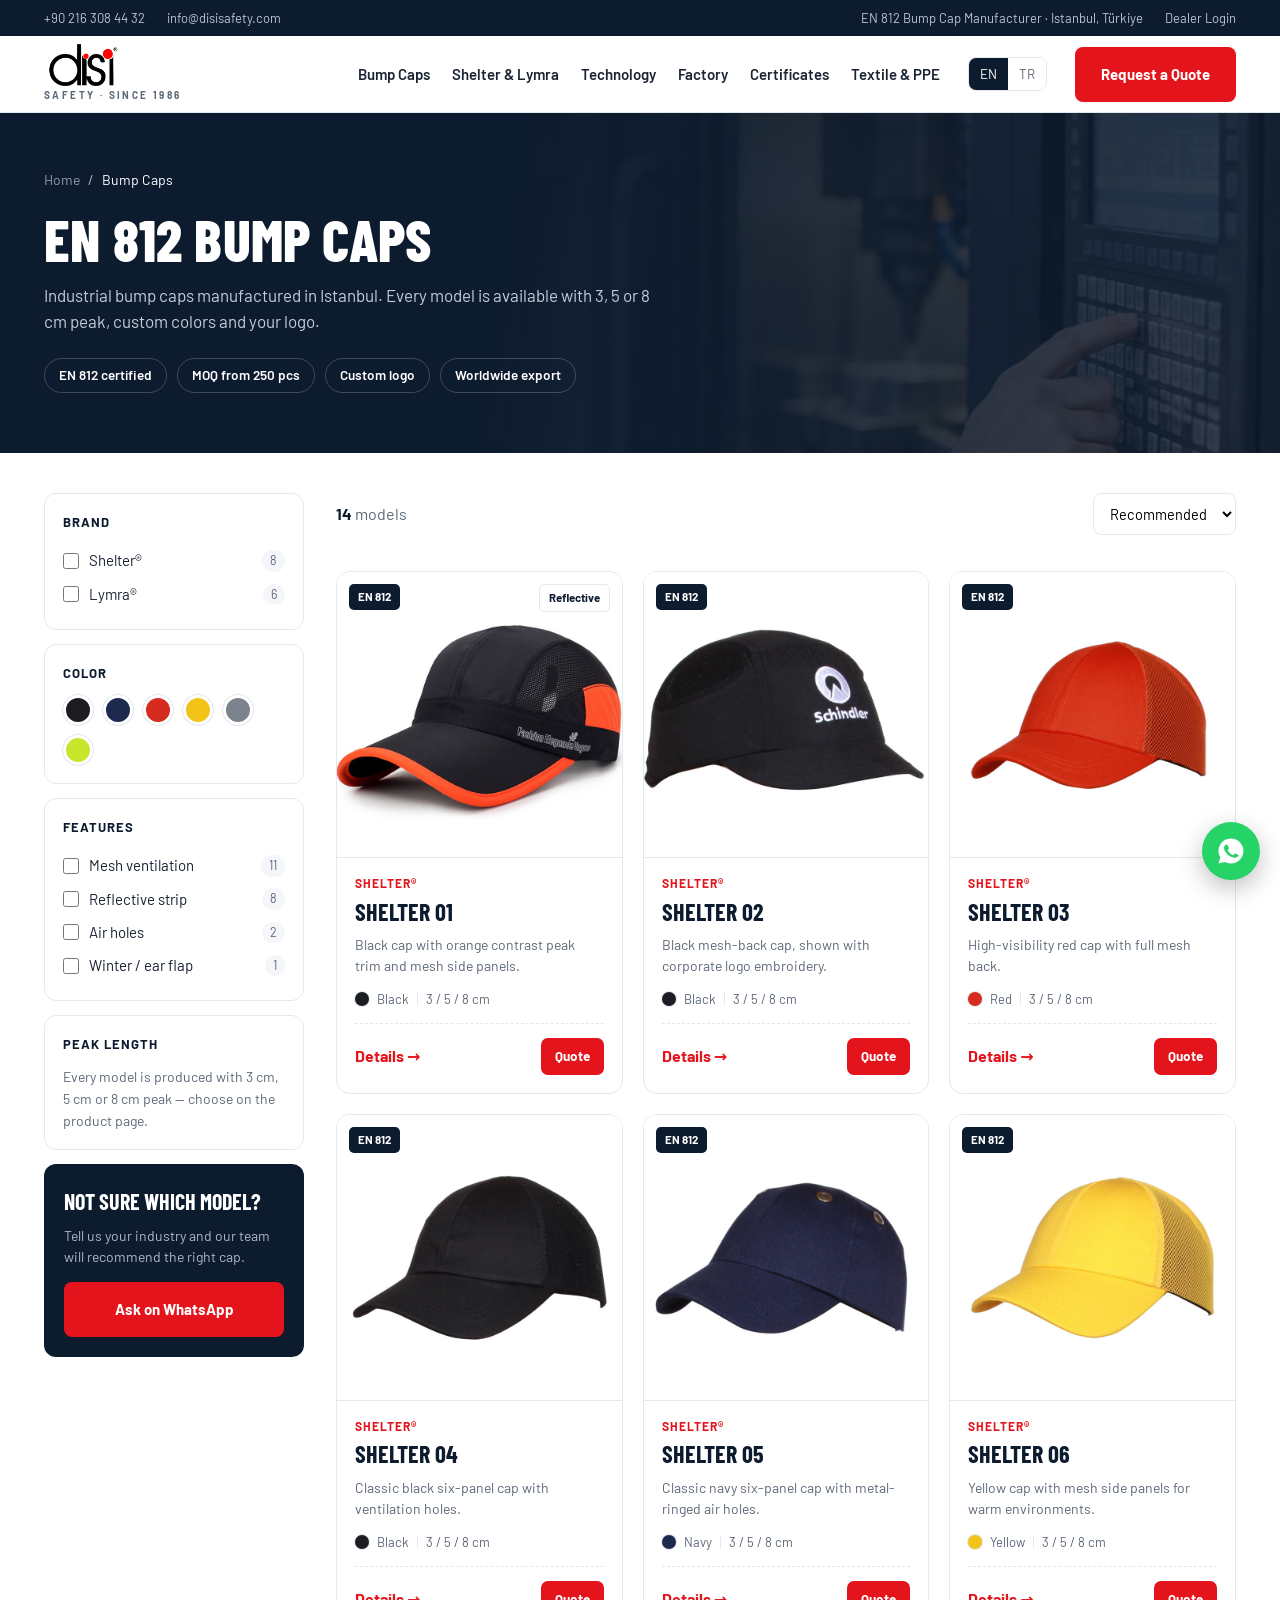
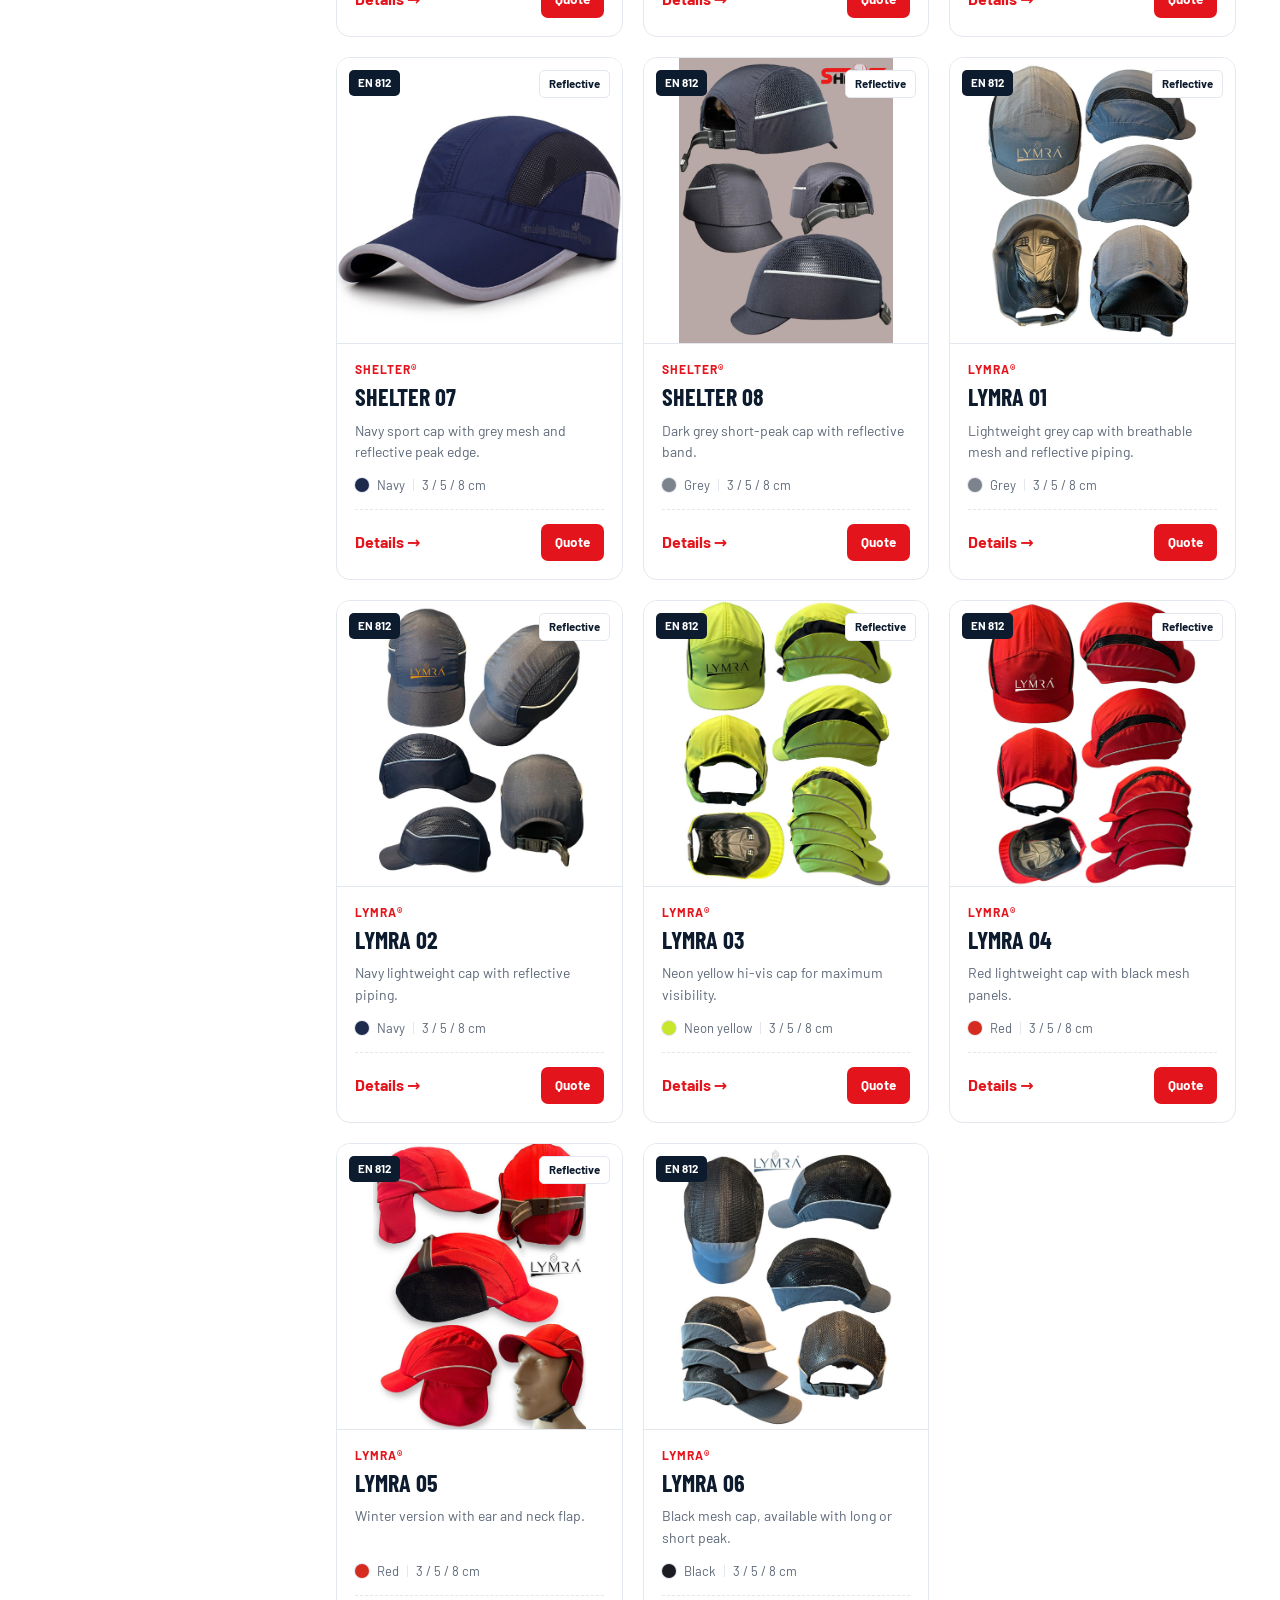
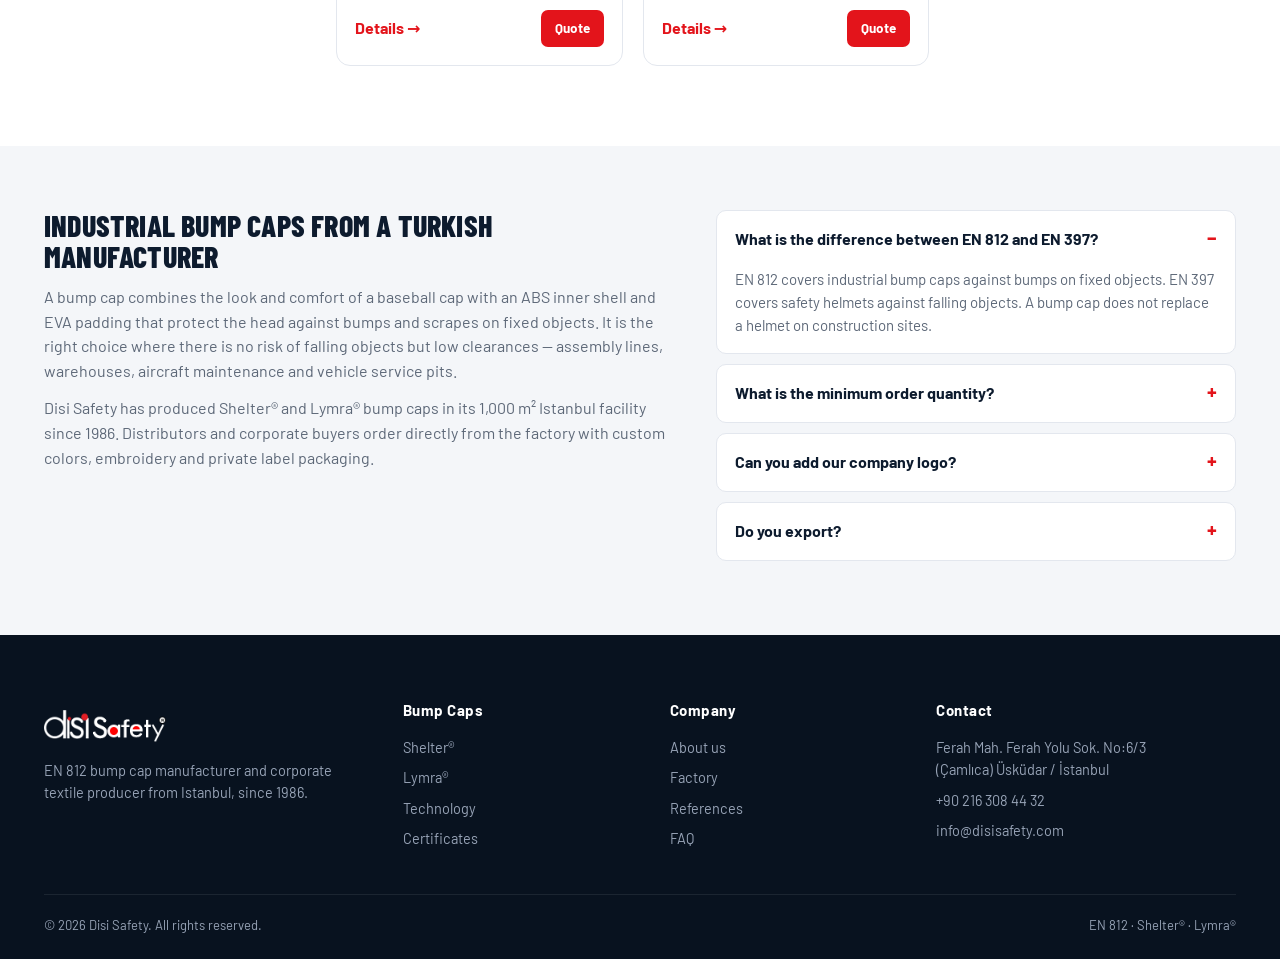
<file: category.html>
<!doctype html>
<html lang="en">
<head>
<meta charset="utf-8">
<meta name="viewport" content="width=device-width,initial-scale=1">
<meta name="robots" content="noindex,nofollow">
<title>EN 812 Bump Caps — Shelter® & Lymra® Models | Disi Safety</title>
<meta name="description" content="All EN 812 certified industrial bump cap models by Disi Safety: Shelter® and Lymra®. Filter by color, peak length and features, request factory pricing.">
<link rel="icon" href="https://disisafety.com/wp-content/uploads/2024/11/cropped-ds-32x32.png">
<link rel="preconnect" href="https://fonts.googleapis.com"><link rel="preconnect" href="https://fonts.gstatic.com" crossorigin>
<link href="https://fonts.googleapis.com/css2?family=Barlow:wght@400;500;600;700&family=Barlow+Condensed:wght@600;700;800&display=swap" rel="stylesheet">
<link rel="stylesheet" href="css/site.css"><link rel="stylesheet" href="css/pages.css">
</head>
<body>
<div id="hdr"></div>

<section class="phero"><div class="wrap">
  <div class="crumb"><a href="index.html" data-k="home">Home</a><span>/</span><span id="crumbCur" data-k="c_crumb" style="margin:0;color:#fff">Bump Caps</span></div>
  <h1 id="catTitle" data-k="c_h1">EN 812 Bump Caps</h1>
  <p data-k="c_p">Industrial bump caps manufactured in Istanbul. Every model is available with 3, 5 or 8 cm peak, custom colors and your logo.</p>
  <div class="chips"><span data-k="c_ch1">EN 812 certified</span><span data-k="c_ch2">MOQ from 250 pcs</span><span data-k="c_ch3">Custom logo</span><span data-k="c_ch4">Worldwide export</span></div>
</div></section>

<div class="wrap">
  <div class="cat">
    <aside class="filters" id="filters">
      <div style="display:none;justify-content:space-between;align-items:center" class="fclose"><b class="cond" style="font-size:24px;color:var(--navy)" data-k="c_filter">Filter</b><button class="btn btn-line" id="fDone" data-k="c_show">Show results</button></div>
      <div class="fbox"><h4 data-k="c_brand">Brand</h4><div id="fBrand"></div></div>
      <div class="fbox"><h4 data-k="c_color">Color</h4><div class="swatches" id="fColor"></div></div>
      <div class="fbox"><h4 data-k="c_feat">Features</h4><div id="fFeat"></div></div>
      <div class="fbox"><h4 data-k="c_peak">Peak length</h4><p style="font-size:14px;color:var(--muted)" data-k="c_peakp">Every model is produced with 3 cm, 5 cm or 8 cm peak — choose on the product page.</p></div>
      <div class="fhelp"><b data-k="c_help">Not sure which model?</b><p data-k="c_helpp">Tell us your industry and our team will recommend the right cap.</p><a href="https://wa.me/902163084432" class="btn btn-red" style="width:100%;justify-content:center" data-k="c_ask">Ask on WhatsApp</a></div>
    </aside>

    <main>
      <div class="toolbar">
        <span class="cnt"><b id="cnt">0</b> <span data-k="c_models">models</span></span>
        <div style="display:flex;gap:10px">
          <button class="btn btn-line ftoggle" id="fOpen" style="padding:9px 16px" data-k="c_filter">Filter</button>
          <select id="sort"><option value="def" data-k="c_s1">Recommended</option><option value="az" data-k="c_s2">Name A–Z</option><option value="brand" data-k="c_s3">Brand</option></select>
        </div>
      </div>
      <div class="active-f" id="activeF"></div>
      <div class="pgrid" id="grid"></div>
    </main>
  </div>
</div>

<section class="seo"><div class="wrap">
  <div>
    <h2 data-k="c_seo_t">Industrial Bump Caps from a Turkish Manufacturer</h2>
    <p data-k="c_seo1">A bump cap combines the look and comfort of a baseball cap with an ABS inner shell and EVA padding that protect the head against bumps and scrapes on fixed objects. It is the right choice where there is no risk of falling objects but low clearances — assembly lines, warehouses, aircraft maintenance and vehicle service pits.</p>
    <p data-k="c_seo2">Disi Safety has produced Shelter® and Lymra® bump caps in its 1,000 m² Istanbul facility since 1986. Distributors and corporate buyers order directly from the factory with custom colors, embroidery and private label packaging.</p>
  </div>
  <div>
    <details open><summary data-k="q1">What is the difference between EN 812 and EN 397?</summary><p data-k="a1">EN 812 covers industrial bump caps against bumps on fixed objects. EN 397 covers safety helmets against falling objects. A bump cap does not replace a helmet on construction sites.</p></details>
    <details><summary data-k="q2">What is the minimum order quantity?</summary><p data-k="a2">Standard models from 250 pcs; custom colors and private label from 500 pcs.</p></details>
    <details><summary data-k="q3">Can you add our company logo?</summary><p data-k="a3">Yes — embroidery, print or woven label, applied in-house.</p></details>
    <details><summary data-k="q4">Do you export?</summary><p data-k="a4">Yes, we ship worldwide and work with PPE distributors across Europe.</p></details>
  </div>
</div></section>

<div id="ftr"></div>
<script src="js/shell.js"></script>
<script>
shell();
addTR({home:"Ana Sayfa",c_crumb:"Darbe Emici Şapka",c_h1:"EN 812 Darbe Emici Şapkalar",c_p:"İstanbul'da üretilen endüstriyel darbe emici şapkalar. Her model 3, 5 veya 8 cm siperlik, özel renk ve logonuzla sunulur.",
c_ch1:"EN 812 sertifikalı",c_ch2:"250 adetten başlayan",c_ch3:"Özel logo",c_ch4:"Dünya geneli ihracat",c_filter:"Filtrele",c_show:"Sonuçları göster",c_brand:"Marka",c_color:"Renk",c_feat:"Özellikler",c_peak:"Siperlik uzunluğu",c_peakp:"Tüm modeller 3, 5 veya 8 cm siperlikle üretilir — ürün sayfasında seçin.",
c_help:"Hangi model size uygun?",c_helpp:"Sektörünüzü yazın, ekibimiz doğru şapkayı önersin.",c_ask:"WhatsApp'tan sorun",c_models:"model",c_s1:"Önerilen",c_s2:"İsim A–Z",c_s3:"Marka",
c_seo_t:"Türk Üreticiden Endüstriyel Darbe Emici Şapka",c_seo1:"Darbe emici şapka; beyzbol şapkasının görünüm ve konforunu, sabit cisimlere çarpmaya karşı koruyan ABS iç kabuk ve EVA pedle birleştirir. Düşen cisim riski olmayan ama alçak geçişlerin bulunduğu montaj hatları, depolar, uçak bakımı ve araç servis kanalları için doğru seçimdir.",
c_seo2:"Disi Safety, Shelter® ve Lymra® şapkalarını 1986'dan beri İstanbul'daki 1.000 m² tesisinde üretir. Distribütörler ve kurumsal alıcılar özel renk, nakış ve özel etiketli ambalajla doğrudan fabrikadan sipariş verir.",
q1:"EN 812 ile EN 397 arasındaki fark nedir?",a1:"EN 812 sabit cisimlere çarpmaya karşı darbe emici şapkaları, EN 397 düşen cisimlere karşı baretleri kapsar. İnşaat sahasında darbe emici şapka bareti yerine geçmez.",
q2:"Minimum sipariş adedi nedir?",a2:"Standart modellerde 250 adet; özel renk ve private label için 500 adetten başlar.",q3:"Firma logomuzu ekleyebilir misiniz?",a3:"Evet — nakış, baskı veya dokuma etiket, kendi bünyemizde uygulanır.",q4:"İhracat yapıyor musunuz?",a4:"Evet, dünya geneline gönderim yapıyor ve Avrupa'daki KKD distribütörleriyle çalışıyoruz."});

const qs=new URLSearchParams(location.search);
const st={brand:new Set(qs.get("brand")?[qs.get("brand")[0].toUpperCase()+qs.get("brand").slice(1)]:[]),color:new Set(),feat:new Set()};
function render(){
  // filter UI
  document.getElementById("fBrand").innerHTML=["Shelter","Lymra"].map(b=>`<label><input type="checkbox" data-f="brand" value="${b}" ${st.brand.has(b)?"checked":""}> ${b}® <span class="n">${PRODUCTS.filter(p=>p.brand===b).length}</span></label>`).join("");
  document.getElementById("fColor").innerHTML=Object.entries(COLORS).map(([k,c])=>`<button title="${T(c[0],c[1])}" data-f="color" value="${k}" class="${st.color.has(k)?"on":""}" style="background:${c[2]}"></button>`).join("");
  document.getElementById("fFeat").innerHTML=Object.entries(FEATS).map(([k,f])=>`<label><input type="checkbox" data-f="feat" value="${k}" ${st.feat.has(k)?"checked":""}> ${T(f[0],f[1])} <span class="n">${PRODUCTS.filter(p=>p.feat.includes(k)).length}</span></label>`).join("");
  // results
  let list=PRODUCTS.filter(p=>(!st.brand.size||st.brand.has(p.brand))&&(!st.color.size||st.color.has(p.color))&&(!st.feat.size||[...st.feat].every(f=>p.feat.includes(f))));
  const s=document.getElementById("sort").value;
  if(s==="az")list=[...list].sort((a,b)=>a.name.localeCompare(b.name));
  if(s==="brand")list=[...list].sort((a,b)=>b.brand.localeCompare(a.brand));
  document.getElementById("cnt").textContent=list.length;
  document.getElementById("grid").innerHTML=list.length?list.map(card).join(""):`<div class="empty">${T("No models match these filters.","Bu filtrelere uyan model yok.")}</div>`;
  const chips=[...[...st.brand].map(v=>["brand",v,v+"®"]),...[...st.color].map(v=>["color",v,T(COLORS[v][0],COLORS[v][1])]),...[...st.feat].map(v=>["feat",v,T(FEATS[v][0],FEATS[v][1])])];
  document.getElementById("activeF").innerHTML=chips.map(([f,v,l])=>`<button data-rm="${f}" value="${v}">${l} ✕</button>`).join("")+(chips.length?`<button data-clear style="background:none;color:var(--red)">${T("Clear all","Tümünü temizle")}</button>`:"");
  const one=st.brand.size===1?[...st.brand][0]:null;
  document.getElementById("catTitle").innerHTML=one?`${one}® ${T("Bump Caps","Darbe Emici Şapkalar")}`:T("EN 812 Bump Caps","EN 812 Darbe Emici Şapkalar");
}
document.addEventListener("click",e=>{
  const t=e.target.closest("[data-f],[data-rm],[data-clear],.qbtn");if(!t)return;
  if(t.classList.contains("qbtn")){e.preventDefault();location.href="product.html?id="+PRODUCTS.find(p=>p.name===t.dataset.q).id+"#quote";return}
  if(t.dataset.f){const S=st[t.dataset.f];S.has(t.value)?S.delete(t.value):S.add(t.value)}
  else if(t.dataset.rm)st[t.dataset.rm].delete(t.value);
  else Object.values(st).forEach(s=>s.clear());
  render();
});
document.getElementById("sort").onchange=render;
document.getElementById("fOpen").onclick=()=>document.getElementById("filters").classList.add("open");
document.getElementById("fDone").onclick=()=>document.getElementById("filters").classList.remove("open");
document.addEventListener("langchange",render);
applyLang();
</script>
</body>
</html>
</file>
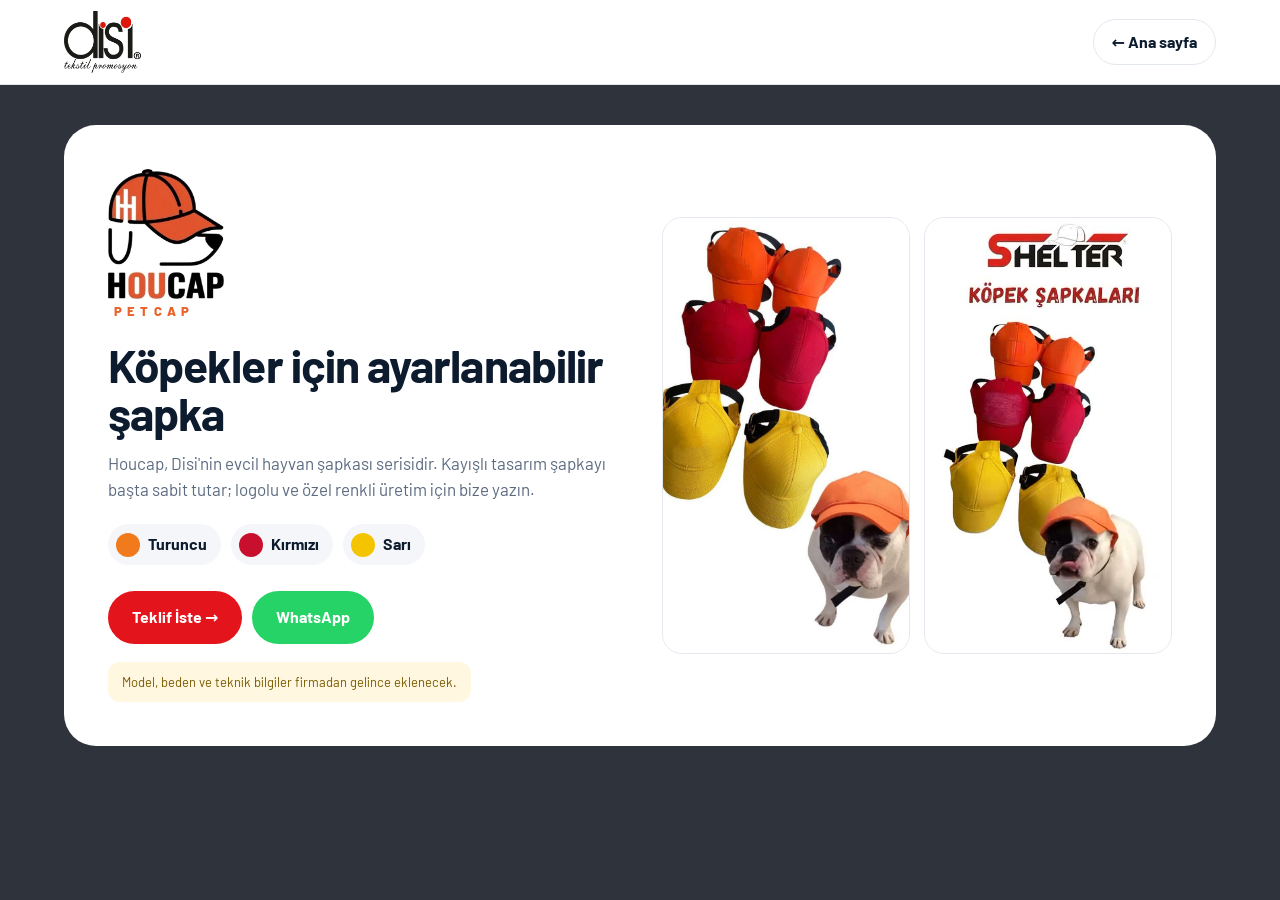
<file: houcap.html>
<!doctype html>
<html lang="tr">
<head>
<meta charset="utf-8">
<meta name="viewport" content="width=device-width,initial-scale=1">
<meta name="robots" content="noindex,nofollow">
<title>Houcap Petcap — Köpek Şapkası | Disi</title>
<link rel="icon" href="https://disisafety.com/wp-content/uploads/2024/11/cropped-ds-32x32.png">
<link rel="preconnect" href="https://fonts.googleapis.com"><link rel="preconnect" href="https://fonts.gstatic.com" crossorigin>
<link href="https://fonts.googleapis.com/css2?family=Barlow:wght@400;500;600;700;800&family=Barlow+Condensed:wght@700;800;900&display=swap" rel="stylesheet">
<style>
:root{--red:#e3141b;--org:#e8622a;--navy:#0d1b2e;--page:#2f343c;--bg:#f4f6f9;--mut:#5d6b80;--line:#e3e8ef}
*{box-sizing:border-box;margin:0;padding:0}
body{font-family:Barlow,system-ui,sans-serif;background:var(--page);color:var(--navy);line-height:1.55}
a{color:inherit;text-decoration:none}img,video{max-width:100%;display:block}
.wrap{max-width:1200px;margin:0 auto;padding:0 24px}
.top{background:#fff;border-bottom:1px solid var(--line)}
.top .wrap{height:84px;display:flex;align-items:center;justify-content:space-between;gap:16px}
.top img{height:62px}
.back{font-weight:700;padding:10px 18px;border-radius:30px;border:1.5px solid var(--line)}
.back:hover{border-color:var(--red);color:var(--red)}
.hero{padding:40px 0}
.box{background:#fff;border-radius:32px;padding:44px;display:grid;grid-template-columns:1fr 1fr;gap:44px;align-items:center}
.lg{display:flex;flex-direction:column;align-items:flex-start;gap:4px}
.lg img{height:130px}
.lg small{font:800 13px Barlow;letter-spacing:.4em;text-transform:uppercase;color:var(--org);padding-left:6px}
h1{font-size:clamp(32px,3.6vw,48px);line-height:1.05;letter-spacing:-.02em;margin:22px 0 12px}
p{color:var(--mut);font-size:17px}
.cl{display:flex;gap:10px;margin:22px 0 26px;align-items:center;flex-wrap:wrap}
.cl span{display:flex;align-items:center;gap:8px;font-weight:700;padding:8px 14px 8px 8px;border-radius:30px;background:var(--bg)}
.cl i{width:24px;height:24px;border-radius:50%}
.btns{display:flex;gap:10px;flex-wrap:wrap}
.btn{display:inline-flex;align-items:center;gap:8px;padding:14px 24px;border-radius:50px;font-weight:700}
.btn-red{background:var(--red);color:#fff}.btn-red:hover{background:var(--navy)}
.btn-wa{background:#25d366;color:#fff}
.media{display:grid;grid-template-columns:1fr 1fr;gap:14px}
.media img,.media video{width:100%;height:100%;object-fit:cover;border-radius:20px;background:#fff;border:1px solid var(--line)}
.note{margin-top:18px;font-size:13px;background:#fff7e0;color:#7a5b00;border-radius:12px;padding:10px 14px;display:inline-block}
@media(max-width:900px){.box{grid-template-columns:1fr;padding:28px 22px}.lg img{height:100px}}
</style>
</head>
<body>
<header class="top"><div class="wrap"><a href="v2-b.html"><img src="img/disi-tekstil-logo.png" alt="Disi Tekstil Promosyon"></a><a class="back" href="v2-b.html#markalar">← Ana sayfa</a></div></header>
<section class="hero"><div class="wrap"><div class="box">
  <div>
    <div class="lg"><img src="img/houcap-logo.png" alt="Houcap"><small>petcap</small></div>
    <h1>Köpekler için ayarlanabilir şapka</h1>
    <p>Houcap, Disi'nin evcil hayvan şapkası serisidir. Kayışlı tasarım şapkayı başta sabit tutar; logolu ve özel renkli üretim için bize yazın.</p>
    <div class="cl"><span><i style="background:#f07a1c"></i>Turuncu</span><span><i style="background:#c8102e"></i>Kırmızı</span><span><i style="background:#f5c400"></i>Sarı</span></div>
    <div class="btns"><a class="btn btn-red" href="v2-b.html#teklif">Teklif İste →</a><a class="btn btn-wa" href="https://wa.me/902163084432?text=Merhaba%2C%20Houcap%20k%C3%B6pek%20%C5%9Fapkas%C4%B1%20hakk%C4%B1nda%20bilgi%20almak%20istiyorum." target="_blank" rel="noopener">WhatsApp</a></div>
    <span class="note">Model, beden ve teknik bilgiler firmadan gelince eklenecek.</span>
  </div>
  <div class="media">
    <img src="img/houcap-kopek.jpg" alt="Houcap köpek şapkası — turuncu, kırmızı, sarı">
    <video src="video/houcap.mp4" poster="video/houcap-poster.jpg" muted loop playsinline autoplay></video>
  </div>
</div></div></section>
</body>
</html>
</file>
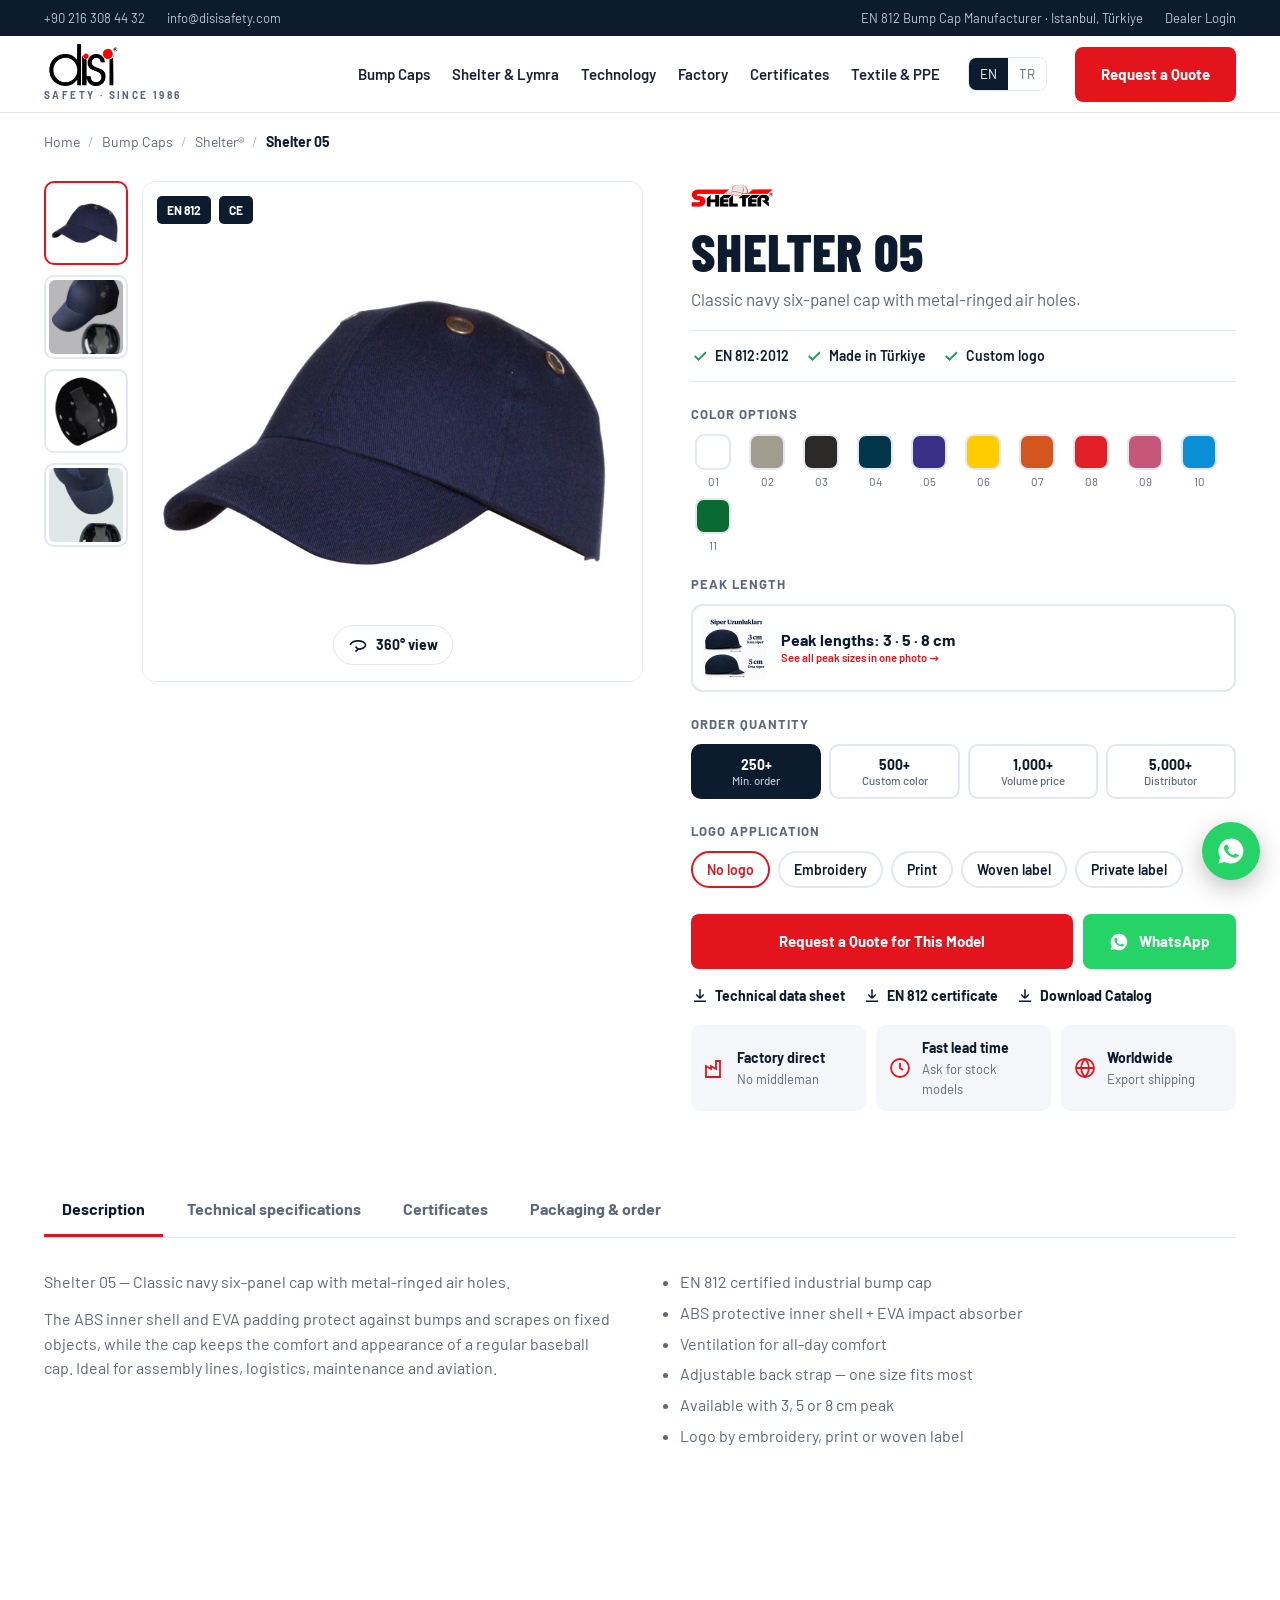
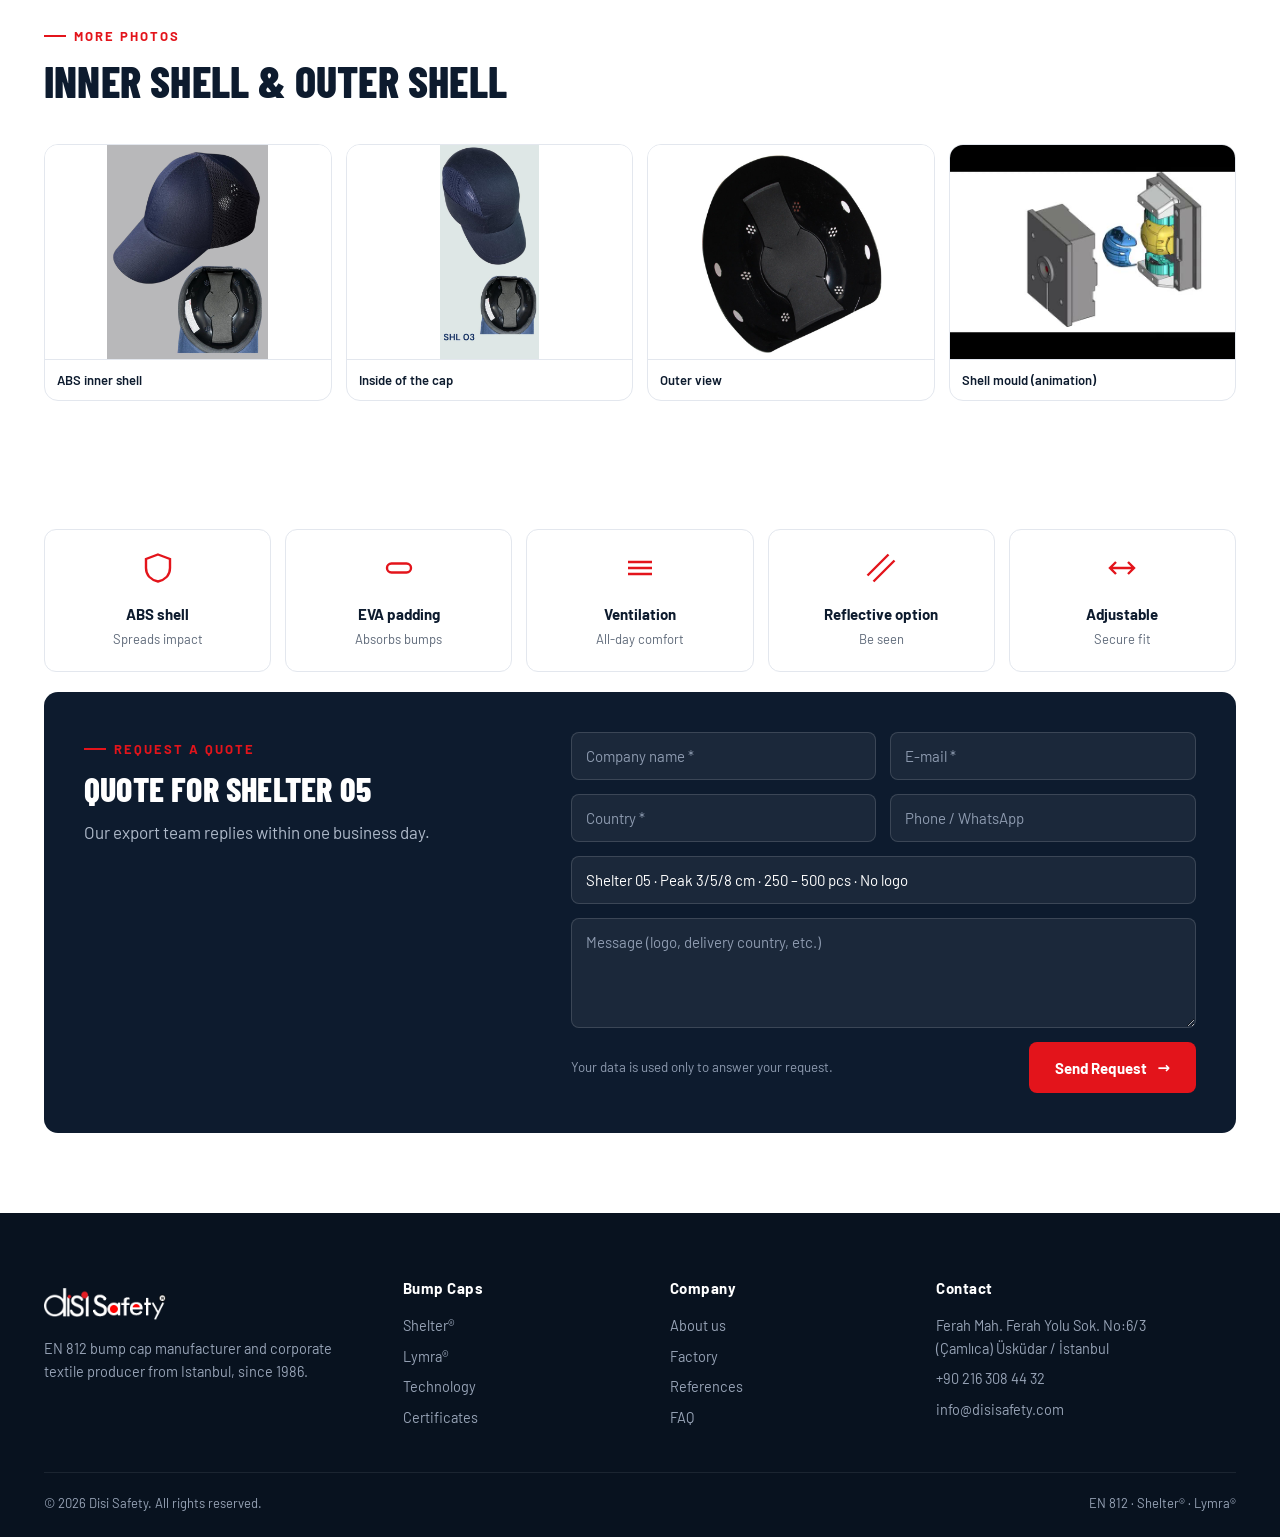
<file: product.html>
<!doctype html>
<html lang="en">
<head>
<meta charset="utf-8">
<meta name="viewport" content="width=device-width,initial-scale=1">
<meta name="robots" content="noindex,nofollow">
<title>Shelter 05 — EN 812 Industrial Bump Cap | Disi Safety</title>
<meta name="description" content="Shelter 05 EN 812 certified industrial bump cap with ABS shell and EVA padding. 3/5/8 cm peak, custom logo, factory pricing from Türkiye.">
<link rel="icon" href="https://disisafety.com/wp-content/uploads/2024/11/cropped-ds-32x32.png">
<link rel="preconnect" href="https://fonts.googleapis.com"><link rel="preconnect" href="https://fonts.gstatic.com" crossorigin>
<link href="https://fonts.googleapis.com/css2?family=Barlow:wght@400;500;600;700&family=Barlow+Condensed:wght@600;700;800&display=swap" rel="stylesheet">
<link rel="stylesheet" href="css/site.css"><link rel="stylesheet" href="css/pages.css">
<style>
.renkler a{width:76px;cursor:pointer}.renkler a img{width:72px;height:54px;object-fit:contain;padding:2px}
.renkler .sw{display:flex;flex-direction:column;align-items:center;gap:4px;font-size:11.5px;color:var(--muted);width:44px;cursor:pointer;background:none;border:0;font-family:inherit}
.renkler .sw i{width:36px;height:36px;border-radius:9px;border:2px solid var(--line);display:block}
.renkler .sw.on i{outline:2px solid var(--red);outline-offset:2px}
.siperbtn{display:flex;align-items:center;gap:14px;width:100%;padding:10px 14px 10px 10px;border:2px solid var(--line);border-radius:12px;background:#fff;cursor:pointer;font-family:inherit;text-align:left;transition:.2s}
.siperbtn:hover{border-color:var(--navy)}
.siperbtn img{width:64px;height:64px;object-fit:cover;object-position:top;border-radius:8px}
.siperbtn b{display:block;color:var(--navy);font-size:16px}.siperbtn small{color:var(--red);font-weight:600}
.kabuk{margin-top:50px}
.kgal{display:grid;grid-template-columns:repeat(4,1fr);gap:14px;margin-top:20px}
.kgal figure{margin:0;border:1px solid var(--line);border-radius:14px;overflow:hidden;background:#fff;cursor:zoom-in}
.kgal img,.kgal video{width:100%;aspect-ratio:4/3;object-fit:contain;background:#fff;display:block}
.kgal figcaption{padding:10px 12px;font-size:13px;font-weight:600;color:var(--navy);border-top:1px solid var(--line)}
.lbox{position:fixed;inset:0;z-index:200;background:rgba(10,21,36,.85);display:none;place-items:center;padding:30px}
.lbox.open{display:grid}
.lbox img{max-width:min(900px,100%);max-height:82vh;border-radius:14px;background:#fff}
.lbox p{color:#fff;margin-top:10px;text-align:center}
.lx{position:absolute;top:18px;right:22px;width:46px;height:46px;border-radius:50%;border:0;background:#fff;font-size:26px;cursor:pointer}
@media(max-width:900px){.kgal{grid-template-columns:1fr 1fr}}
</style>
</head>
<body class="pdp">
<div id="hdr"></div>

<div class="wrap">
  <div class="crumb"><a href="index.html" data-k="home">Home</a><span>/</span><a href="category.html" data-k="n_caps">Bump Caps</a><span>/</span><a id="crBrand" href="category.html"></a><span>/</span><b id="crName" style="color:var(--navy)"></b></div>

  <div class="pd">
    <div class="gal">
      <div class="th" id="thumbs"></div>
      <div class="gmain" id="gmain">
        <div class="tags"><span>EN 812</span><span>CE</span></div>
        <img id="gimg" alt="">
        <span class="badge360" id="b360"><svg viewBox="0 0 24 24" fill="none" stroke="currentColor" stroke-width="2"><path d="M3 12c0-2.8 4-5 9-5s9 2.2 9 5-4 5-9 5"/><path d="M9 14l3 3-3 3"/></svg><span data-k="p_360">360° view</span></span>
      </div>
    </div>

    <div class="pinfo">
      <img class="brandlg" id="blogo" alt="">
      <h1 id="pName"></h1>
      <p class="sub" id="pDesc"></p>
      <div class="rating">
        <span><svg viewBox="0 0 24 24" fill="none" stroke="currentColor" stroke-width="2.4"><path d="M5 12l5 5L20 7"/></svg>EN 812:2012</span>
        <span><svg viewBox="0 0 24 24" fill="none" stroke="currentColor" stroke-width="2.4"><path d="M5 12l5 5L20 7"/></svg><span data-k="p_r2">Made in Türkiye</span></span>
        <span><svg viewBox="0 0 24 24" fill="none" stroke="currentColor" stroke-width="2.4"><path d="M5 12l5 5L20 7"/></svg><span data-k="p_r3">Custom logo</span></span>
      </div>

      <div class="opt"><label><span data-k="p_colors">Color options</span> <span id="renkSec" style="color:var(--red);text-transform:none;letter-spacing:0"></span></label><div class="colorrow renkler" id="renkler"></div></div>
      <div class="opt"><label data-k="m_peak">Peak length</label>
        <button type="button" class="siperbtn" id="siperBtn"><img src="img/siper-boylari.jpg" alt=""><span><b data-k="pk_btn">Peak lengths: 3 · 5 · 8 cm</b><small data-k="pk_sub">See all peak sizes in one photo →</small></span></button>
      </div>
      <div class="opt"><label data-k="p_qty">Order quantity</label>
        <div class="qty">
          <button data-q="250 – 500" class="on">250+<small data-k="p_q1">Min. order</small></button>
          <button data-q="500 – 1,000">500+<small data-k="p_q2">Custom color</small></button>
          <button data-q="1,000 – 5,000">1,000+<small data-k="p_q3">Volume price</small></button>
          <button data-q="5,000+">5,000+<small data-k="p_q4">Distributor</small></button>
        </div>
      </div>
      <div class="opt"><label data-k="p_logo">Logo application</label>
        <div class="logoopt"><button class="on" data-k="p_l0">No logo</button><button data-k="p_l1">Embroidery</button><button data-k="p_l2">Print</button><button data-k="p_l3">Woven label</button><button data-k="p_l4">Private label</button></div>
      </div>

      <div class="buy">
        <a href="#quote" class="btn btn-red" data-k="p_cta">Request a Quote for This Model</a>
        <a href="https://wa.me/902163084432" target="_blank" rel="noopener" class="btn btn-wa" id="waBtn"><svg viewBox="0 0 24 24"><path d="M12 2a10 10 0 0 0-8.6 15.1L2 22l5-1.3A10 10 0 1 0 12 2zm5.3 14.1c-.2.6-1.3 1.2-1.8 1.2-.5.1-1 .2-3.3-.7-2.8-1.1-4.5-3.9-4.7-4.1-.1-.2-1.1-1.5-1.1-2.9s.7-2.1 1-2.4c.3-.3.6-.3.8-.3h.6c.2 0 .4 0 .6.5l.9 2.1c.1.2.1.3 0 .5l-.4.6-.4.4c-.1.1-.3.3-.1.6.2.3.8 1.3 1.7 2.1 1.2 1 2.1 1.3 2.4 1.5.3.1.5.1.6-.1l.9-1c.2-.3.4-.2.6-.1l2 1c.3.1.5.2.5.3.1.2.1.7-.1 1.3z"/></svg>WhatsApp</a>
      </div>
      <div class="dllinks">
        <a href="https://disisafety.com/catalog/"><svg viewBox="0 0 24 24" fill="none" stroke="currentColor" stroke-width="2"><path d="M12 3v12m0 0l-5-5m5 5l5-5M4 19h16"/></svg><span data-k="p_d1">Technical data sheet</span></a>
        <a href="https://disisafety.com/certificates/"><svg viewBox="0 0 24 24" fill="none" stroke="currentColor" stroke-width="2"><path d="M12 3v12m0 0l-5-5m5 5l5-5M4 19h16"/></svg><span data-k="p_d2">EN 812 certificate</span></a>
        <a href="https://disisafety.com/catalog/"><svg viewBox="0 0 24 24" fill="none" stroke="currentColor" stroke-width="2"><path d="M12 3v12m0 0l-5-5m5 5l5-5M4 19h16"/></svg><span data-k="cta_cat">Download Catalog</span></a>
      </div>
      <div class="mini">
        <div><svg viewBox="0 0 24 24" fill="none" stroke="currentColor" stroke-width="1.8"><path d="M3 21V10l5 3V10l5 3V5h4v16z"/></svg><span><b data-k="p_m1">Factory direct</b><span data-k="p_m1p">No middleman</span></span></div>
        <div><svg viewBox="0 0 24 24" fill="none" stroke="currentColor" stroke-width="1.8"><circle cx="12" cy="12" r="9"/><path d="M12 7v5l3 2"/></svg><span><b data-k="p_m2">Fast lead time</b><span data-k="p_m2p">Ask for stock models</span></span></div>
        <div><svg viewBox="0 0 24 24" fill="none" stroke="currentColor" stroke-width="1.8"><circle cx="12" cy="12" r="9"/><path d="M3 12h18M12 3c2.5 2.6 3.8 5.6 3.8 9s-1.3 6.4-3.8 9c-2.5-2.6-3.8-5.6-3.8-9S9.5 5.6 12 3z"/></svg><span><b data-k="p_m3">Worldwide</b><span data-k="p_m3p">Export shipping</span></span></div>
      </div>
    </div>
  </div>

  <div class="tabs"><button class="on" data-t="0" data-k="p_t1">Description</button><button data-t="1" data-k="p_t2">Technical specifications</button><button data-t="2" data-k="p_t3">Certificates</button><button data-t="3" data-k="p_t4">Packaging & order</button></div>
  <div class="tpanel on"><div class="two">
    <div><p id="tDesc"></p><p data-k="p_desc2">The ABS inner shell and EVA padding protect against bumps and scrapes on fixed objects, while the cap keeps the comfort and appearance of a regular baseball cap. Ideal for assembly lines, logistics, maintenance and aviation.</p></div>
    <ul><li data-k="p_b1">EN 812 certified industrial bump cap</li><li data-k="p_b2">ABS protective inner shell + EVA impact absorber</li><li data-k="p_b3">Ventilation for all-day comfort</li><li data-k="p_b4">Adjustable back strap — one size fits most</li><li data-k="p_b5">Available with 3, 5 or 8 cm peak</li><li data-k="p_b6">Logo by embroidery, print or woven label</li></ul>
  </div></div>
  <div class="tpanel"><table class="spec" style="max-width:760px">
    <tr><td data-k="s1">Standard</td><td>EN 812</td></tr>
    <tr><td data-k="s2">Inner shell</td><td data-k="s2v">ABS protective shell</td></tr>
    <tr><td data-k="s3">Impact absorber</td><td data-k="s3v">EVA foam padding</td></tr>
    <tr><td data-k="s0">Color</td><td id="tColor"></td></tr>
    <tr><td data-k="s4">Ventilation / features</td><td id="tFeat"></td></tr>
    <tr><td data-k="s8">Peak length</td><td>3 / 5 / 8 cm</td></tr>
    <tr><td data-k="s6">Fit</td><td data-k="s6v">Adjustable back strap</td></tr>
    <tr><td data-k="s7">Branding</td><td data-k="s7v">Embroidery / print / woven label</td></tr>
  </table></div>
  <div class="tpanel"><div class="two">
    <div><p data-k="p_c1">Disi Safety bump caps are tested according to EN 812 and carry CE marking under Regulation (EU) 2016/425. EU type examination certificate and declaration of conformity are available for download or on request.</p><a href="https://disisafety.com/certificates/" class="btn btn-line" data-k="ce_btn">View Certificates</a></div>
    <div class="cmp"><h4 data-k="cmp_t">EN 812 vs EN 397</h4><table><tr><th></th><th>EN 812</th><th>EN 397</th></tr><tr><td data-k="cmp2">Protects against</td><td data-k="cmp2a">Bumps on fixed objects</td><td data-k="cmp2b">Falling objects</td></tr><tr><td data-k="cmp4">Typical use</td><td data-k="cmp4a">Assembly, logistics, maintenance</td><td data-k="cmp4b">Construction sites</td></tr></table></div>
  </div></div>
  <div class="tpanel"><div class="two">
    <ul><li data-k="p_k1">Minimum order: 250 pcs (standard models)</li><li data-k="p_k2">Custom color / private label: from 500 pcs</li><li data-k="p_k3">Inner pack and export carton — ask for details</li></ul>
    <p data-k="p_k4">Send us your quantity, peak length and logo file — we'll reply with a quotation and lead time within one business day.</p>
  </div></div>

  <section class="kabuk" id="kabuk">
    <div class="sec-head"><div><span class="eyebrow" data-k="kb_eye">More photos</span><h2 data-k="kb_t">Inner shell &amp; outer shell</h2></div></div>
    <div class="kgal" id="kgal"></div>
  </section>

  <div class="featrow">
    <div><svg viewBox="0 0 24 24" fill="none" stroke="currentColor" stroke-width="1.6"><path d="M12 3l8 3v6c0 5-3.5 8-8 9-4.5-1-8-4-8-9V6z"/></svg><b data-k="f1">ABS shell</b><span data-k="f1p">Spreads impact</span></div>
    <div><svg viewBox="0 0 24 24" fill="none" stroke="currentColor" stroke-width="1.6"><rect x="4" y="9" width="16" height="6" rx="3"/></svg><b data-k="f2">EVA padding</b><span data-k="f2p">Absorbs bumps</span></div>
    <div><svg viewBox="0 0 24 24" fill="none" stroke="currentColor" stroke-width="1.6"><path d="M4 8h16M4 12h16M4 16h16"/></svg><b data-k="f3">Ventilation</b><span data-k="f3p">All-day comfort</span></div>
    <div><svg viewBox="0 0 24 24" fill="none" stroke="currentColor" stroke-width="1.6"><path d="M3 17L17 3M7 21L21 7"/></svg><b data-k="f4">Reflective option</b><span data-k="f4p">Be seen</span></div>
    <div><svg viewBox="0 0 24 24" fill="none" stroke="currentColor" stroke-width="1.6"><path d="M4 12h16M8 8l-4 4 4 4M16 8l4 4-4 4"/></svg><b data-k="f5">Adjustable</b><span data-k="f5p">Secure fit</span></div>
  </div>

  <section class="qbox" id="quote">
    <div><span class="eyebrow" data-k="q_eye">Request a quote</span><h2 id="qTitle"></h2><p class="lead" data-k="q_lead">Our export team replies within one business day.</p></div>
    <form class="form" id="qform">
      <input required data-ph="f_company" placeholder="Company name *">
      <input required type="email" data-ph="f_email" placeholder="E-mail *">
      <input required data-ph="f_country" placeholder="Country *">
      <input data-ph="f_phone" placeholder="Phone / WhatsApp">
      <input id="qSummary" class="full" readonly>
      <textarea class="full" data-ph="f_msg" placeholder="Message (logo, delivery country, etc.)"></textarea>
      <div class="full send"><small data-k="f_note">Your data is used only to answer your request.</small><button class="btn btn-red" type="submit"><span data-k="f_send">Send Request</span> →</button></div>
      <div class="full ok" id="ok" data-k="f_ok">Thank you! Your request has been received — we'll get back to you shortly.</div>
    </form>
  </section>
</div>

<div class="lbox" id="lbox"><button class="lx" aria-label="Kapat">×</button><img alt=""><p></p></div>

<div class="mbar"><a href="https://wa.me/902163084432" class="btn btn-wa">WhatsApp</a><a href="#quote" class="btn btn-red" data-k="cta_quote">Request a Quote</a></div>
<div id="ftr"></div>
<script src="js/shell.js"></script>
<script>
shell();
addTR({p_360:"360° görünüm",p_r2:"Türkiye'de üretim",p_r3:"Özel logo",p_colors:"Renk seçenekleri",m_peak:"Siperlik uzunluğu",pk_btn:"Siper boyları: 3 · 5 · 8 cm",pk_sub:"Tüm siper boylarını tek fotoğrafta görün →",kb_eye:"Diğer fotoğraflar",kb_t:"İç kabuk ve dış kabuk",p_qty:"Sipariş adedi",p_q1:"Min. sipariş",p_q2:"Özel renk",p_q3:"Toplu fiyat",p_q4:"Distribütör",
p_logo:"Logo uygulaması",p_l0:"Logosuz",p_l1:"Nakış",p_l2:"Baskı",p_l3:"Dokuma etiket",p_l4:"Private label",p_cta:"Bu Model İçin Teklif Al",p_d1:"Teknik föy",p_d2:"EN 812 sertifikası",cta_cat:"Katalog İndir",
p_m1:"Fabrikadan direkt",p_m1p:"Aracısız",p_m2:"Hızlı termin",p_m2p:"Stok modelleri sorun",p_m3:"Dünya geneli",p_m3p:"İhracat gönderimi",
p_t1:"Açıklama",p_t2:"Teknik özellikler",p_t3:"Sertifikalar",p_t4:"Ambalaj & sipariş",
p_desc2:"ABS iç kabuk ve EVA ped sabit cisimlere çarpma ve sıyrılmalara karşı korurken, şapka normal bir beyzbol şapkasının konforunu ve görünümünü korur. Montaj hatları, lojistik, bakım ve havacılık için idealdir.",
p_b1:"EN 812 sertifikalı endüstriyel darbe emici şapka",p_b2:"ABS iç koruma kabuğu + EVA darbe emici",p_b3:"Gün boyu konfor için havalandırma",p_b4:"Ayarlanabilir arka bant — standart beden",p_b5:"3, 5 veya 8 cm siperlik seçeneği",p_b6:"Nakış, baskı veya dokuma etiketle logo",
s1:"Standart",s2:"İç kabuk",s2v:"ABS koruma kabuğu",s3:"Darbe emici",s3v:"EVA köpük ped",s0:"Renk",s4:"Havalandırma / özellikler",s8:"Siperlik",s6:"Ayar",s6v:"Ayarlanabilir arka bant",s7:"Logo",s7v:"Nakış / baskı / dokuma etiket",
p_c1:"Disi Safety darbe emici şapkaları EN 812'ye göre test edilmiş olup (AB) 2016/425 Yönetmeliği kapsamında CE işareti taşır. AB tip inceleme sertifikası ve uygunluk beyanı indirilebilir veya talep üzerine gönderilir.",ce_btn:"Sertifikaları Gör",
cmp_t:"EN 812 ile EN 397 Farkı",cmp2:"Koruduğu risk",cmp2a:"Sabit cisimlere çarpma",cmp2b:"Düşen cisimler",cmp4:"Tipik kullanım",cmp4a:"Montaj, lojistik, bakım",cmp4b:"İnşaat sahaları",
p_k1:"Minimum sipariş: 250 adet (standart modeller)",p_k2:"Özel renk / private label: 500 adetten",p_k3:"İç ambalaj ve ihracat kolisi — detay için sorun",p_k4:"Adet, siperlik ve logo dosyanızı gönderin — bir iş günü içinde teklif ve termin ile dönelim.",
f1:"ABS kabuk",f1p:"Darbeyi dağıtır",f2:"EVA ped",f2p:"Çarpmayı emer",f3:"Havalandırma",f3p:"Gün boyu konfor",f4:"Reflektif seçenek",f4p:"Görünür olun",f5:"Ayarlanabilir",f5p:"Güvenli oturuş",
q_eye:"Teklif alın",q_lead:"İhracat ekibimiz bir iş günü içinde dönüş yapar.",f_company:"Firma adı *",f_email:"E-posta *",f_country:"Ülke *",f_phone:"Telefon / WhatsApp",f_msg:"Mesaj (logo, teslimat ülkesi vb.)",f_note:"Bilgileriniz yalnızca talebinizi yanıtlamak için kullanılır.",f_send:"Teklif Gönder",f_ok:"Teşekkürler! Talebiniz alındı — en kısa sürede dönüş yapacağız.",
m_all:"Tüm modeller"});

/* Katalogdaki renk fotoğrafları (SHELTER KATALOĞU s.4–7) — model no = katalog model no (firma teyit edecek) */
const KATALOG={
 "shelter-01":{renk:["01-01","01-02","01-03","01-04","01-05","01-06","01-07","01-08","01-09"],ic:[]},
 "shelter-02":{renk:["02-01","02-02","02-03","02-04","02-05","02-06","02-07","02-08","02-11"],ic:[["img/katalog/shl-ic-02a.jpg","Inner shell","İç kabuk"],["img/katalog/shl-ic-02c.jpg","Inside view","İç görünüm"],["img/katalog/shl-ic-02b.jpg","Outer fabric (Oxford)","Dış kumaş (Oxford)"]]},
 "shelter-03":{renk:["03-02","03-04","03-05","03-06","03-08","03-09","DS-001","DS-002","DS-003","DS-004"],ic:[["img/katalog/shl-ic-03a.jpg","Inner shell","İç kabuk"],["img/katalog/shl-ic-03b.jpg","Shell, top view","İç kabuk üstten"]]},
 "shelter-04":{renk:["04-01","04-02","04-03","04-04","04-05","04-06","04-07","04-08","04-09"],ic:[["img/katalog/shl-ic-04a.jpg","Inside view","İç görünüm"],["img/katalog/shl-ic-04b.jpg","Inner shell","İç kabuk"]]},
};
/* Katalog renk kodları 01–11 */
const RENK_KOD=[["01","#ffffff"],["02","#a19d8e"],["03","#2b2a28"],["04","#04364b"],["05","#3a3087"],["06","#ffcc00"],["07","#d4561f"],["08","#e31f26"],["09","#c6577a"],["10","#0a8fd6"],["11","#0a6b32"]];
const P=PRODUCTS.find(p=>p.id===new URLSearchParams(location.search).get("id"))||PRODUCTS.find(p=>p.id==="shelter-05");
const sel={renk:"",qty:"250 – 500",logo:0};
const LOGOS=[["No logo","Logosuz"],["Embroidery","Nakış"],["Print","Baskı"],["Woven label","Dokuma etiket"],["Private label","Private label"]];
let gi=0;
function show(i){gi=i;document.getElementById("gimg").src=P.gallery[i];document.querySelectorAll("#thumbs button").forEach((b,j)=>b.classList.toggle("on",j===i))}
function summary(){
  const s=`${P.name}${sel.renk?" · "+T("Color","Renk")+" "+sel.renk:""} · ${T("Peak","Siperlik")} 3/5/8 cm · ${sel.qty} ${T("pcs","adet")} · ${T(...LOGOS[sel.logo])}`;
  document.getElementById("qSummary").value=s;
  document.getElementById("waBtn").href="https://wa.me/902163084432?text="+encodeURIComponent(T("Hello, I'd like a quote: ","Merhaba, teklif almak istiyorum: ")+s);
}
function fill(){
  document.title=`${P.name} — EN 812 ${T("Industrial Bump Cap","Darbe Emici Şapka")} | Disi Safety`;
  document.getElementById("crBrand").textContent=P.brand+"®";document.getElementById("crBrand").href="category.html?brand="+P.brand.toLowerCase();
  document.getElementById("crName").textContent=P.name;
  document.getElementById("blogo").src=P.brand==="Shelter"?"img/shelter-logo-11.png":"img/lymra-logo-11.png";
  document.getElementById("pName").textContent=P.name;
  document.getElementById("gimg").alt=P.name+" EN 812 bump cap";
  document.getElementById("pDesc").textContent=T(P.en,P.tr);
  document.getElementById("tDesc").textContent=`${P.name} — ${T(P.en,P.tr)}`;
  const c=COLORS[P.color];document.getElementById("tColor").innerHTML=`<span class="dot" style="display:inline-block;vertical-align:-2px;margin-right:6px;background:${c[2]}"></span>${T(c[0],c[1])} · ${T("other colors on request","diğer renkler talep üzerine")}`;
  document.getElementById("tFeat").textContent=P.feat.map(f=>T(...FEATS[f])).join(", ");
  document.getElementById("qTitle").textContent=T("Quote for ","Teklif: ")+P.name;
  const K=KATALOG[P.id];
  document.getElementById("renkler").innerHTML=K?K.renk.map(c=>`<a data-r="SHL ${c}" data-img="img/katalog/shl-${c.toLowerCase()}.jpg" class="${sel.renk==="SHL "+c?"on":""}"><img src="img/katalog/shl-${c.toLowerCase()}.jpg" alt="SHL ${c}" loading="lazy">${c}</a>`).join("")
    :RENK_KOD.map(([k,h])=>`<button class="sw${sel.renk===k?" on":""}" data-r="${k}"><i style="background:${h}"></i>${k}</button>`).join("");
  document.getElementById("renkSec").textContent=sel.renk?"· "+sel.renk:"";
  const ic=[...(K?K.ic.map(([g,en,tr])=>[g,T(en,tr)]):[]),...(P.brand==="Shelter"?[["img/wa-20.08.57-1.jpeg",T("ABS inner shell","ABS iç kabuk")],["img/wa-20.08.58-1.jpeg",T("Inside of the cap","Şapkanın içi")],["img/shelter-2-2.jpg",T("Outer view","Dış görünüm")]]:[["img/lymra-3.jpg",T("Outer view","Dış görünüm")],["img/lymra-5.jpg",T("Detail","Detay")],["img/wa-20.08.58.jpeg",T("Inside of the cap","Şapkanın içi")]])];
  document.getElementById("kgal").innerHTML=ic.map(([g,c])=>`<figure data-img="${g}"><img src="${g}" alt="${c}" loading="lazy"><figcaption>${c}</figcaption></figure>`).join("")
    +`<figure><video src="video/kabuk-kalip.mp4" poster="video/kabuk-kalip-poster.jpg" muted loop playsinline autoplay></video><figcaption>${T("Shell mould (animation)","Kabuk kalıbı (animasyon)")}</figcaption></figure>`;
  summary();
}
document.getElementById("thumbs").innerHTML=P.gallery.map((g,i)=>`<button><img src="${g}" alt=""></button>`).join("");
document.querySelectorAll("#thumbs button").forEach((b,i)=>b.onclick=()=>show(i));
show(0);
document.getElementById("b360").onclick=e=>{e.stopPropagation();let k=0;const t=setInterval(()=>{show((gi+1)%P.gallery.length);if(++k>=P.gallery.length)clearInterval(t)},450)};
const gm=document.getElementById("gmain"),gimg=document.getElementById("gimg");
gm.onclick=()=>gm.classList.toggle("z");
gm.onmousemove=e=>{const r=gm.getBoundingClientRect();gimg.style.transformOrigin=`${(e.clientX-r.left)/r.width*100}% ${(e.clientY-r.top)/r.height*100}%`};
gm.onmouseleave=()=>gm.classList.remove("z");
function group(selq,key,attr){document.querySelectorAll(selq).forEach((b,i)=>b.onclick=()=>{document.querySelectorAll(selq).forEach(x=>x.classList.remove("on"));b.classList.add("on");sel[key]=attr?b.dataset[attr]:i;summary()})}
group(".qty button","qty","q");group(".logoopt button","logo");
document.querySelectorAll(".tabs button").forEach(b=>b.onclick=()=>{document.querySelectorAll(".tabs button").forEach(x=>x.classList.toggle("on",x===b));document.querySelectorAll(".tpanel").forEach((p,i)=>p.classList.toggle("on",i==b.dataset.t))});
document.getElementById("renkler").addEventListener("click",e=>{const a=e.target.closest("[data-r]");if(!a)return;sel.renk=a.dataset.r;if(a.dataset.img)document.getElementById("gimg").src=a.dataset.img;document.querySelectorAll("#renkler [data-r]").forEach(x=>x.classList.toggle("on",x===a));document.getElementById("renkSec").textContent="· "+sel.renk;summary()});
const lb=document.getElementById("lbox");
function lbAc(src,cap){lb.querySelector("img").src=src;lb.querySelector("p").textContent=cap||"";lb.classList.add("open")}
lb.onclick=e=>{if(e.target===lb||e.target.closest(".lx"))lb.classList.remove("open")};
document.addEventListener("keydown",e=>{if(e.key==="Escape")lb.classList.remove("open")});
document.getElementById("siperBtn").onclick=()=>lbAc("img/siper-boylari.jpg",T("Peak lengths: 3 cm short · 5 cm medium · 8 cm long","Siper uzunlukları: 3 cm kısa · 5 cm orta · 8 cm uzun"));
document.getElementById("kgal").addEventListener("click",e=>{const f=e.target.closest("figure[data-img]");if(f)lbAc(f.dataset.img,f.querySelector("figcaption").textContent)});
document.getElementById("qform").onsubmit=e=>{e.preventDefault();document.getElementById("ok").style.display="block"};
document.addEventListener("langchange",fill);
applyLang();
</script>
</body>
</html>
</file>
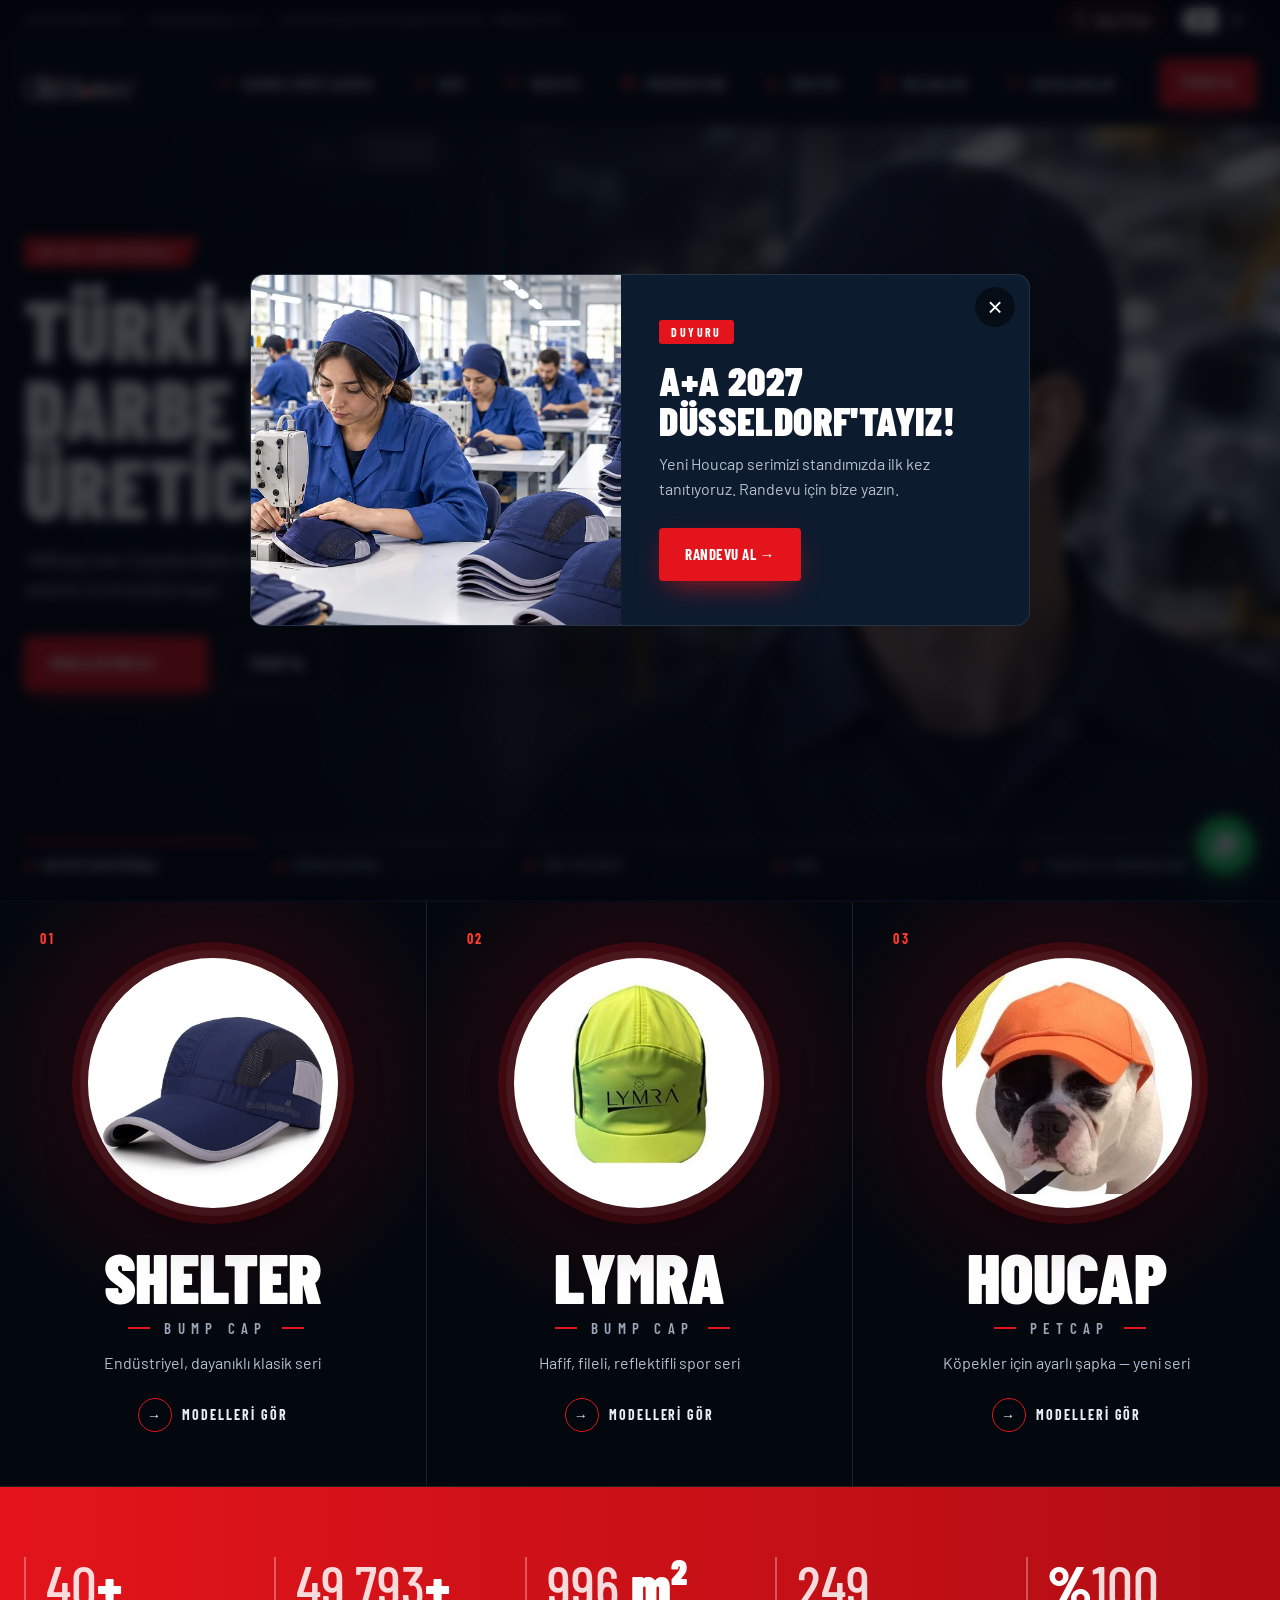
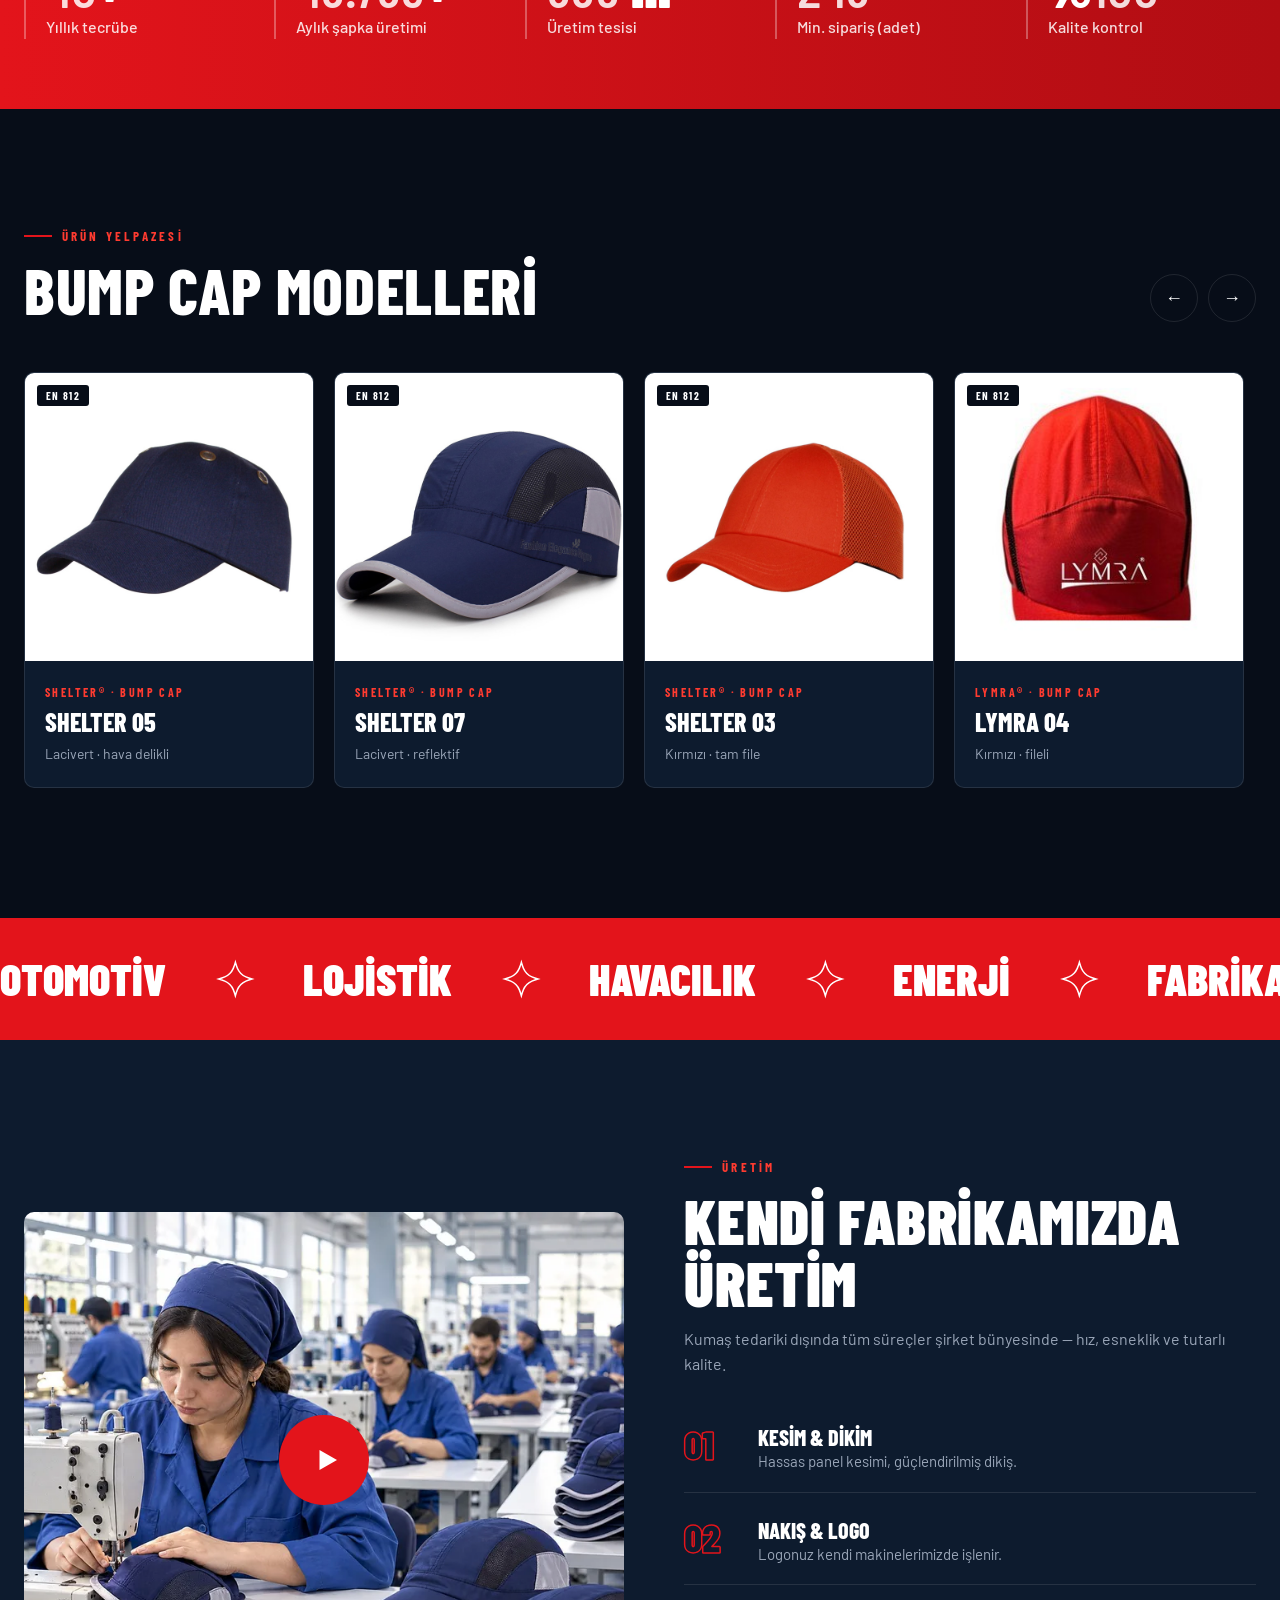
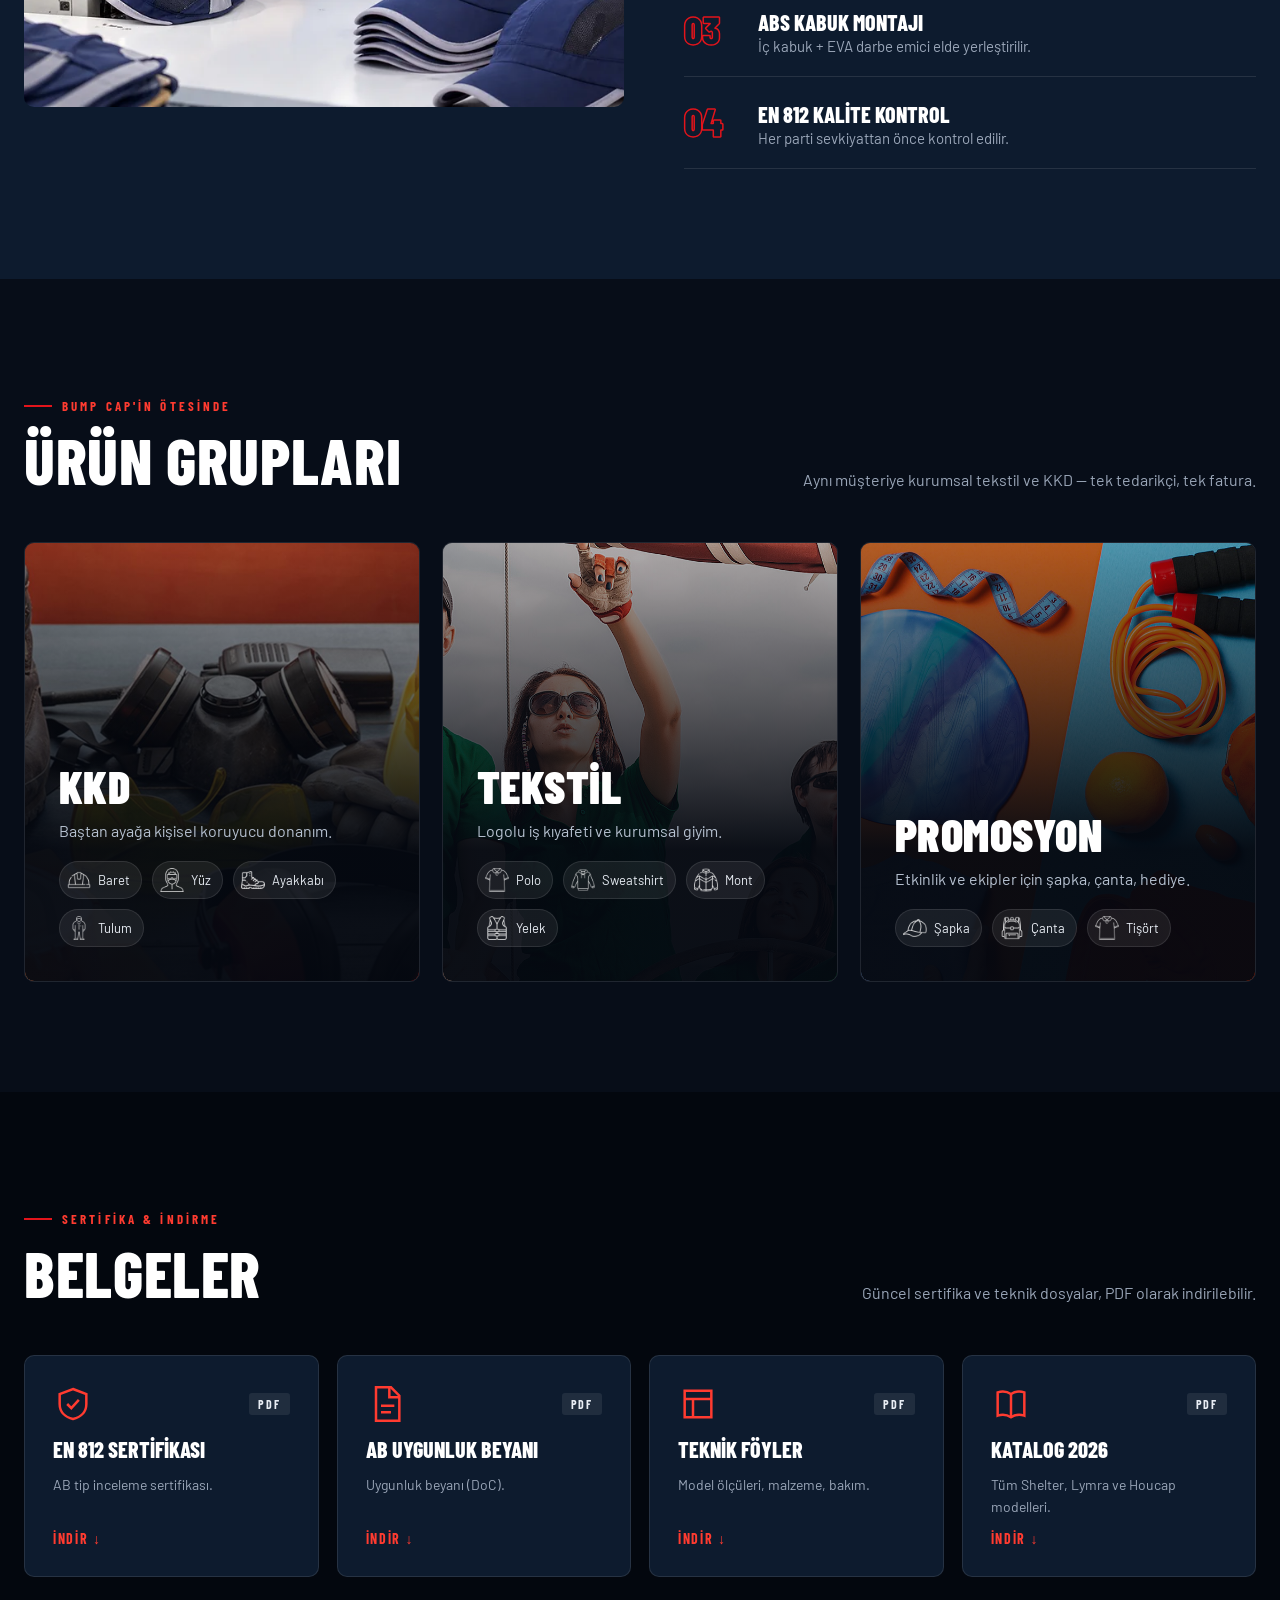
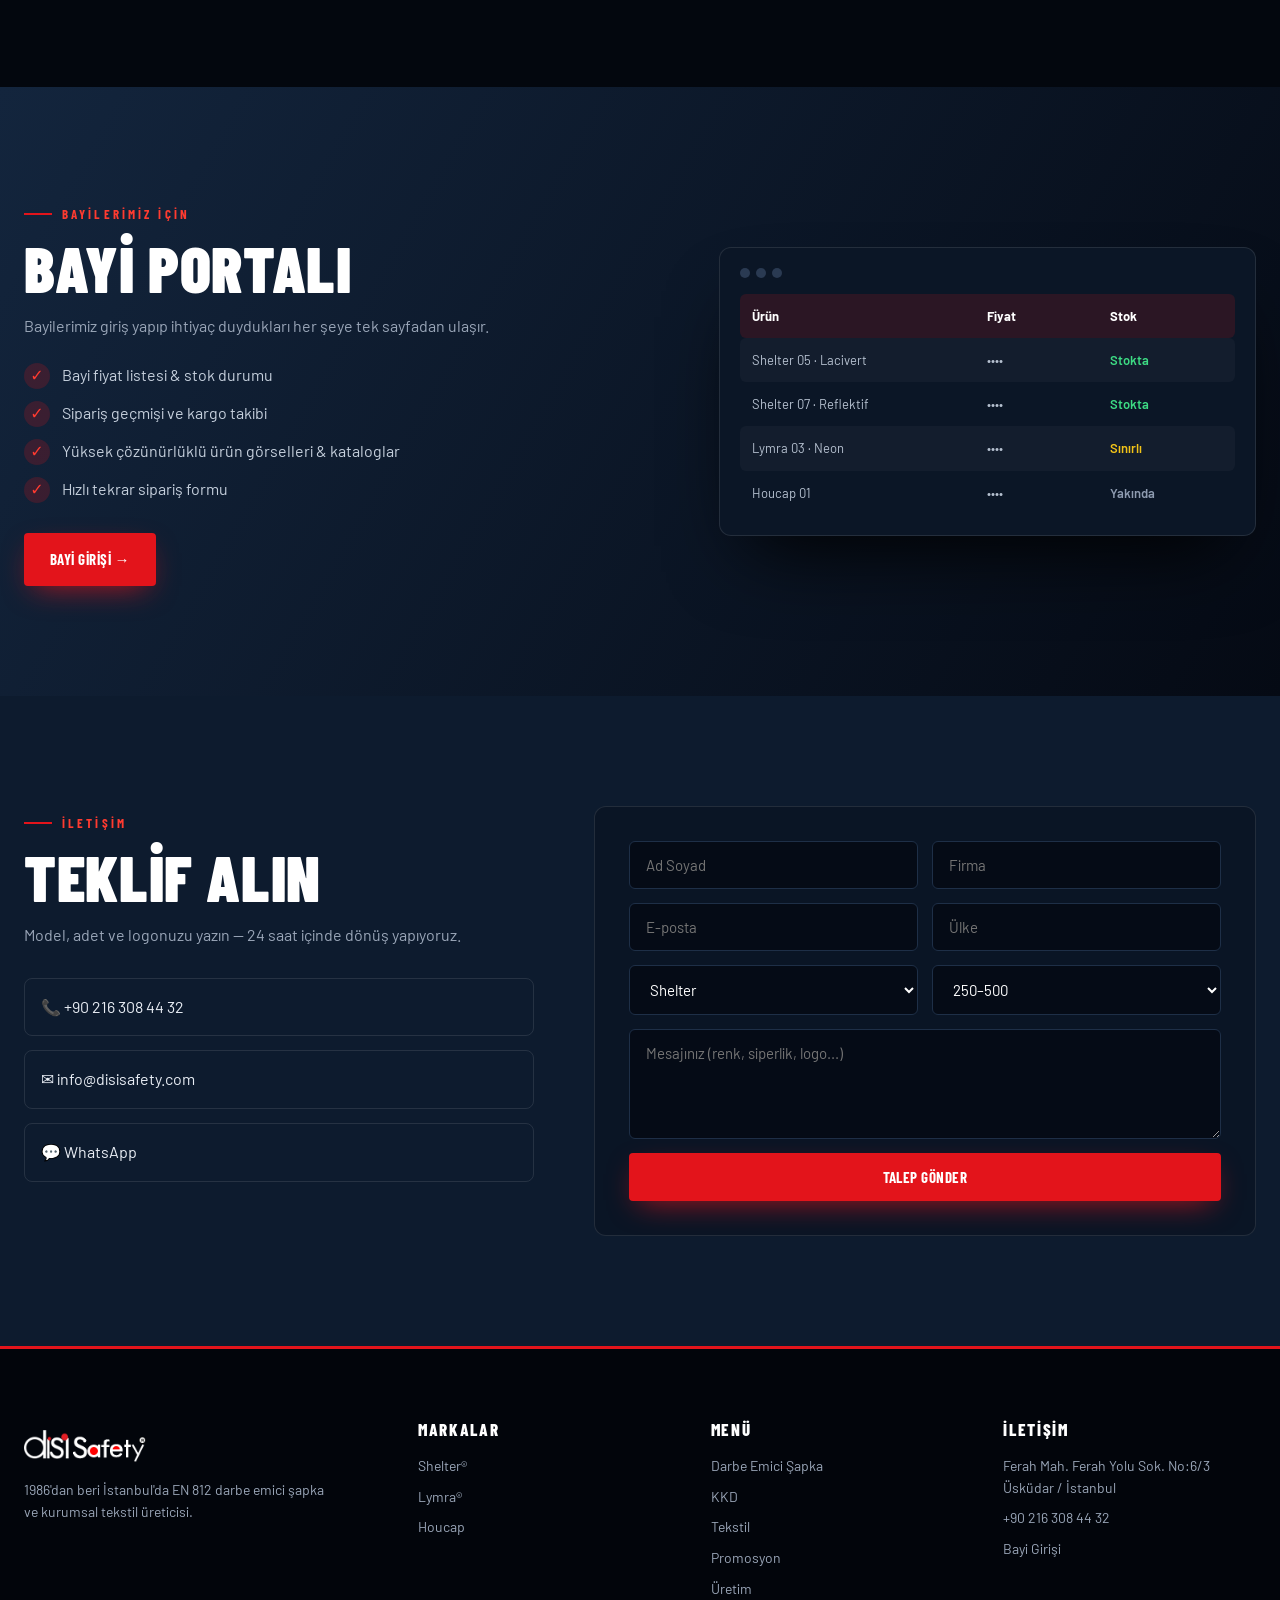
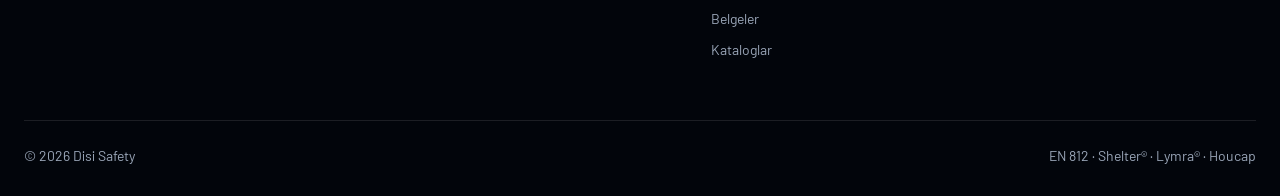
<file: v2-a.html>
<!doctype html>
<html lang="tr">
<head>
<meta charset="utf-8">
<meta name="viewport" content="width=device-width,initial-scale=1">
<meta name="robots" content="noindex,nofollow">
<title>Disi Safety — Tasarım A · Endüstriyel</title>
<link rel="icon" href="https://disisafety.com/wp-content/uploads/2024/11/cropped-ds-32x32.png">
<link rel="preconnect" href="https://fonts.googleapis.com"><link rel="preconnect" href="https://fonts.gstatic.com" crossorigin>
<link href="https://fonts.googleapis.com/css2?family=Barlow:wght@400;500;600;700&family=Barlow+Condensed:wght@500;600;700;800;900&display=swap" rel="stylesheet">
<style>
:root{--red:#e3141b;--red2:#ff3b30;--ink:#070d18;--navy:#0d1b2e;--navy2:#13253d;--line:rgba(255,255,255,.1);--mut:#9aa6b8;--w:#fff;--max:1320px}
*{box-sizing:border-box;margin:0;padding:0}
html{scroll-behavior:smooth}
body{font-family:Barlow,system-ui,sans-serif;background:var(--ink);color:#e8edf4;line-height:1.55;-webkit-font-smoothing:antialiased;overflow-x:hidden}
body.noscroll{overflow:hidden}
img{max-width:100%;display:block}
a{color:inherit;text-decoration:none}
.wrap{max-width:var(--max);margin:0 auto;padding:0 24px}
h1,h2,h3,.cond{font-family:"Barlow Condensed",sans-serif;text-transform:uppercase;letter-spacing:.01em;line-height:1}
.btn{display:inline-flex;align-items:center;gap:10px;padding:15px 26px;border-radius:4px;font-weight:700;font-size:15px;letter-spacing:.03em;text-transform:uppercase;font-family:"Barlow Condensed";transition:.25s;cursor:pointer;border:0}
.btn-red{background:var(--red);color:#fff;box-shadow:0 10px 30px -10px rgba(227,20,27,.8)}
.btn-red:hover{background:var(--red2);transform:translateY(-2px)}
.btn-ghost{border:1.5px solid rgba(255,255,255,.35);color:#fff;backdrop-filter:blur(6px)}
.btn-ghost:hover{background:#fff;color:var(--ink)}
.eyebrow{display:inline-flex;align-items:center;gap:10px;font:700 13px "Barlow Condensed";letter-spacing:.24em;text-transform:uppercase;color:var(--red2)}
.eyebrow:before{content:"";width:28px;height:2px;background:var(--red)}
section{padding:110px 0;position:relative}
.sec-h{display:flex;justify-content:space-between;align-items:end;gap:30px;margin-bottom:50px;flex-wrap:wrap}
.sec-h h2{font-size:clamp(38px,5vw,64px);font-weight:800;margin-top:14px;color:#fff}
.sec-h p{max-width:460px;color:var(--mut)}

/* TOPBAR */
.top{background:#03070e;font-size:13px;color:var(--mut);border-bottom:1px solid var(--line)}
.top .wrap{display:flex;justify-content:space-between;align-items:center;height:40px;gap:20px}
.top .l{display:flex;gap:22px}.top .l a:hover{color:#fff}
.top .r{display:flex;gap:16px;align-items:center}
.bayi{display:inline-flex;align-items:center;gap:7px;background:rgba(227,20,27,.14);color:#fff;padding:6px 14px;border-radius:30px;font-weight:600;border:1px solid rgba(227,20,27,.5);transition:.2s}
.bayi:hover{background:var(--red)}
.bayi svg{width:15px;height:15px}
.dil{display:flex;border:1px solid var(--line);border-radius:30px;overflow:hidden}
.dil button{background:none;border:0;color:var(--mut);font:600 12px Barlow;padding:5px 11px;cursor:pointer}
.dil button.on{background:#fff;color:var(--ink)}

/* HEADER */
.hdr{position:sticky;top:0;z-index:50;background:rgba(7,13,24,.82);backdrop-filter:blur(14px);border-bottom:1px solid var(--line);transition:.3s}
.hdr .wrap{display:flex;align-items:center;gap:28px;height:84px;transition:.3s}
.hdr.scrolled .wrap{height:66px}
.logo img{height:40px}
.mnu{display:flex;gap:6px;margin-left:auto}
.mnu a{display:flex;align-items:center;gap:8px;padding:11px 16px;border-radius:4px;font:700 16px "Barlow Condensed";letter-spacing:.06em;text-transform:uppercase;color:#cfd7e3;position:relative;transition:.2s}
.mnu a svg{width:18px;height:18px;color:var(--red2)}
.mnu a:after{content:"";position:absolute;left:16px;right:16px;bottom:5px;height:2px;background:var(--red);transform:scaleX(0);transition:.25s;transform-origin:left}
.mnu a:hover{color:#fff;background:rgba(255,255,255,.04)}.mnu a:hover:after{transform:scaleX(1)}
.hdr .btn{padding:12px 20px}
.burger{display:none;background:none;border:0;color:#fff;width:44px;height:44px;margin-left:auto}
.mnav{position:fixed;inset:0;top:0;background:var(--ink);z-index:60;padding:90px 24px 30px;display:flex;flex-direction:column;gap:6px;transform:translateX(100%);transition:.35s}
.mnav.open{transform:none}
.mnav a{font:800 34px "Barlow Condensed";text-transform:uppercase;padding:10px 0;border-bottom:1px solid var(--line);display:flex;align-items:center;gap:14px}
.mnav a svg{width:26px;color:var(--red)}
.mnav .x{position:absolute;top:22px;right:20px;background:none;border:0;color:#fff;font-size:40px}

/* SLIDER */
.hero{position:relative;height:calc(100vh - 124px);min-height:640px;max-height:900px;overflow:hidden;background:#000}
.sl{position:absolute;inset:0;opacity:0;visibility:hidden;transition:opacity 1.1s ease,visibility 1.1s}
.sl.on{opacity:1;visibility:visible}
.sl-bg{position:absolute;inset:0;background-size:cover;transform:scale(1.12);transition:transform 7s ease-out}
.sl.on .sl-bg{transform:scale(1)}
.sl:after{content:"";position:absolute;inset:0;background:linear-gradient(90deg,rgba(4,8,16,.94) 0%,rgba(4,8,16,.72) 38%,rgba(4,8,16,.15) 75%),linear-gradient(0deg,rgba(4,8,16,.85),transparent 40%)}
.sl-in{position:relative;z-index:2;height:100%;max-width:var(--max);margin:0 auto;padding:30px 24px 130px;display:flex;align-items:center}
.sl-txt{max-width:680px}
.sl-txt>*{opacity:0;transform:translateY(30px);transition:.8s cubic-bezier(.2,.7,.2,1)}
.sl.on .sl-txt>*{opacity:1;transform:none}
.sl.on .sl-txt>*:nth-child(2){transition-delay:.15s}.sl.on .sl-txt>*:nth-child(3){transition-delay:.3s}.sl.on .sl-txt>*:nth-child(4){transition-delay:.45s}
.sl-tag{display:inline-block;background:var(--red);color:#fff;font:700 13px "Barlow Condensed";letter-spacing:.2em;text-transform:uppercase;padding:7px 14px;clip-path:polygon(0 0,100% 0,94% 100%,0 100%);padding-right:22px}
.sl h1{font-size:clamp(40px,min(7vw,9.5vh),96px);font-weight:900;color:#fff;margin:22px 0 20px;line-height:.92}
.sl h1 em{font-style:normal;white-space:nowrap;color:transparent;-webkit-text-stroke:2px #fff;text-stroke:2px #fff}
.sl p{font-size:19px;color:#c5cfdc;max-width:520px}
.sl-cta{display:flex;gap:14px;margin-top:clamp(18px,3.5vh,34px);flex-wrap:wrap}
.sl-nav{position:absolute;z-index:5;left:0;right:0;bottom:0;max-width:var(--max);margin:0 auto;padding:0 24px 28px;display:grid;grid-template-columns:repeat(5,1fr);gap:18px}
.sl-nav button{background:none;border:0;text-align:left;color:#8e9bb0;cursor:pointer;font-family:inherit;padding-top:16px;position:relative}
.sl-nav button i{position:absolute;top:0;left:0;right:0;height:3px;background:rgba(255,255,255,.18);overflow:hidden}
.sl-nav button i:after{content:"";position:absolute;inset:0;background:var(--red);transform:scaleX(0);transform-origin:left}
.sl-nav button.on i:after{animation:prog var(--dur) linear forwards}
@keyframes prog{to{transform:scaleX(1)}}
.sl-nav span{font:700 13px "Barlow Condensed";color:var(--red2);margin-right:8px}
.sl-nav b{font:600 15px "Barlow Condensed";text-transform:uppercase;letter-spacing:.06em}
.sl-nav button.on b,.sl-nav button:hover b{color:#fff}
.sl-arr{position:absolute;z-index:5;right:max(24px,calc((100vw - var(--max))/2 + 24px));top:50%;display:flex;flex-direction:column;gap:10px;transform:translateY(-50%)}
.sl-arr button{width:52px;height:52px;border-radius:50%;border:1.5px solid rgba(255,255,255,.3);background:rgba(0,0,0,.25);color:#fff;font-size:20px;cursor:pointer;transition:.2s;backdrop-filter:blur(6px)}
.sl-arr button:hover{background:var(--red);border-color:var(--red)}
.sl-count{font:500 15px "Barlow Condensed";color:#8e9bb0;text-align:center}.sl-count b{color:#fff;font-size:22px}

/* BRANDS */
.brands{padding:0;background:#03070e;border-bottom:1px solid var(--line)}
.bgrid{display:grid;grid-template-columns:repeat(3,1fr)}
.br{position:relative;padding:340px 40px 54px;border-right:1px solid var(--line);overflow:hidden;min-height:560px;display:flex;flex-direction:column;justify-content:flex-end;align-items:center;text-align:center;isolation:isolate;background:radial-gradient(circle at 50% 30%,rgba(227,20,27,.22),transparent 55%)}
.br:last-child{border-right:0}
.br .im{position:absolute;top:56px;left:50%;width:250px;height:250px;margin-left:-125px;border-radius:50%;background:#fff;box-shadow:0 0 0 8px rgba(255,255,255,.06),0 0 0 16px rgba(227,20,27,.18),0 30px 60px -20px rgba(0,0,0,.8);overflow:hidden;transition:.6s cubic-bezier(.2,.7,.2,1);z-index:0}
.br .im img{width:100%;height:100%;object-fit:contain;padding:14px;transition:.6s}
.br:hover .im{transform:translateY(-8px) scale(1.06);box-shadow:0 0 0 8px rgba(255,255,255,.1),0 0 0 16px rgba(227,20,27,.45),0 40px 70px -20px rgba(227,20,27,.5)}
.br:hover .im img{transform:rotate(-6deg)}
.br .no{position:absolute;top:28px;left:40px;font:700 14px "Barlow Condensed";color:var(--red2);letter-spacing:.2em}
.br .new{position:absolute;top:24px;right:30px;background:var(--red);color:#fff;font:700 12px "Barlow Condensed";letter-spacing:.15em;padding:5px 11px;border-radius:30px}
.br h3{font-size:clamp(52px,5.4vw,80px);font-weight:900;color:#fff;letter-spacing:-.005em;transition:.3s}
.br:hover h3{color:var(--red2)}
.br .sub{font:600 15px "Barlow Condensed";letter-spacing:.42em;text-transform:uppercase;color:var(--mut);margin-top:8px;display:flex;align-items:center;justify-content:center;gap:14px;padding-left:.42em}
.br .sub:after{content:"";width:22px;height:2px;background:var(--red)}
.br .sub:before{content:"";width:22px;height:2px;background:var(--red)}
.br p{margin-top:14px;color:#b6c1d0;font-size:16px;max-width:300px}
.br .go{margin-top:22px;font:700 14px "Barlow Condensed";letter-spacing:.14em;text-transform:uppercase;display:flex;align-items:center;gap:10px}
.br .go i{width:34px;height:34px;border-radius:50%;border:1.5px solid var(--red);display:grid;place-items:center;font-style:normal;transition:.3s}
.br:hover .go i{background:var(--red);transform:translateX(6px)}

/* STATS */
.stats{padding:70px 0;background:linear-gradient(90deg,var(--red),#b10d13)}
.sgrid{display:grid;grid-template-columns:repeat(5,1fr);gap:20px}
.sgrid div{border-left:2px solid rgba(255,255,255,.3);padding-left:20px}
.sgrid b{font:900 clamp(40px,4.5vw,62px)/1 "Barlow Condensed";color:#fff;display:block}
.sgrid span{color:rgba(255,255,255,.85);font-weight:500}

/* MODELS rail */
.rail{display:flex;gap:20px;overflow-x:auto;scroll-snap-type:x mandatory;padding-bottom:20px;scrollbar-width:thin;scrollbar-color:var(--red) transparent}
.pc{flex:0 0 290px;scroll-snap-align:start;background:var(--navy);border:1px solid var(--line);border-radius:10px;overflow:hidden;transition:.35s}
.pc:hover{transform:translateY(-8px);border-color:rgba(227,20,27,.6);box-shadow:0 30px 60px -30px rgba(227,20,27,.5)}
.pc .ph{aspect-ratio:1;background:#fff;position:relative;overflow:hidden}
.pc .ph img{width:100%;height:100%;object-fit:cover;transition:.6s}
.pc:hover .ph img{transform:scale(1.07)}
.pc .ph em{position:absolute;top:12px;left:12px;background:var(--ink);color:#fff;font:700 11px "Barlow Condensed";letter-spacing:.12em;padding:4px 9px;border-radius:3px;font-style:normal}
.pc .bd{padding:18px 20px 22px}
.pc small{color:var(--red2);font:700 12px "Barlow Condensed";letter-spacing:.2em;text-transform:uppercase}
.pc h4{font:800 26px "Barlow Condensed";text-transform:uppercase;color:#fff;margin:2px 0 6px}
.pc p{font-size:14px;color:var(--mut)}
.rail-ctl{display:flex;gap:10px}
.rail-ctl button{width:48px;height:48px;border-radius:50%;border:1.5px solid var(--line);background:none;color:#fff;font-size:18px;cursor:pointer}
.rail-ctl button:hover{background:var(--red);border-color:var(--red)}

/* PRODUCTION */
.prod{background:var(--navy)}
.pgrid{display:grid;grid-template-columns:1.05fr 1fr;gap:60px;align-items:center}
.pimg{position:relative;border-radius:10px;overflow:hidden;aspect-ratio:4/3.3}
.pimg img{width:100%;height:100%;object-fit:cover}
.pimg .play{position:absolute;inset:0;display:grid;place-items:center}
.pimg .play span{width:90px;height:90px;border-radius:50%;background:var(--red);display:grid;place-items:center;box-shadow:0 0 0 0 rgba(227,20,27,.6);animation:pulse 2s infinite}
@keyframes pulse{70%{box-shadow:0 0 0 26px rgba(227,20,27,0)}100%{box-shadow:0 0 0 0 rgba(227,20,27,0)}}
.pimg .play svg{width:30px;margin-left:5px}
.steps{display:flex;flex-direction:column;gap:6px;margin-top:30px}
.st{display:grid;grid-template-columns:56px 1fr;gap:18px;padding:18px 0;border-bottom:1px solid var(--line)}
.st b{font:900 40px/1 "Barlow Condensed";color:transparent;-webkit-text-stroke:1.5px var(--red)}
.st h4{font:800 22px "Barlow Condensed";text-transform:uppercase;color:#fff}
.st p{color:var(--mut);font-size:15px}

/* CATEGORIES */
.cats{display:grid;grid-template-columns:repeat(3,1fr);gap:22px}
.cat{position:relative;border-radius:10px;overflow:hidden;min-height:440px;padding:34px;display:flex;flex-direction:column;justify-content:flex-end;isolation:isolate;border:1px solid var(--line)}
.cat .bg{position:absolute;inset:0;background-size:cover;background-position:center;z-index:-2;transition:.8s}
.cat:after{content:"";position:absolute;inset:0;background:linear-gradient(0deg,rgba(4,8,16,.97) 30%,rgba(4,8,16,.3));z-index:-1}
.cat:hover .bg{transform:scale(1.08)}
.cat h3{font-size:46px;font-weight:900;color:#fff}
.cat p{color:#b6c1d0;margin:10px 0 18px}
.ic{display:flex;gap:10px;flex-wrap:wrap}
.ic span{display:flex;align-items:center;gap:7px;background:rgba(255,255,255,.07);border:1px solid var(--line);padding:6px 11px 6px 7px;border-radius:30px;font-size:13px}
.ic i{font-style:normal}
.ic img{width:24px;height:24px;filter:invert(1);opacity:.85}

/* DOCS */
.docs{background:#03070e}
.dgrid{display:grid;grid-template-columns:repeat(4,1fr);gap:18px}
.doc{background:var(--navy);border:1px solid var(--line);border-radius:10px;padding:28px;transition:.3s;display:flex;flex-direction:column;gap:12px}
.doc:hover{border-color:var(--red);transform:translateY(-4px)}
.doc .ty{display:flex;justify-content:space-between;align-items:center}
.doc .ty svg{width:40px;height:40px;color:var(--red2)}
.doc .ty em{font:700 12px "Barlow Condensed";letter-spacing:.15em;background:rgba(255,255,255,.08);padding:4px 9px;border-radius:3px;font-style:normal}
.doc h4{font:800 22px "Barlow Condensed";text-transform:uppercase;color:#fff}
.doc p{color:var(--mut);font-size:14px;flex:1}
.doc a{font:700 14px "Barlow Condensed";letter-spacing:.12em;text-transform:uppercase;color:var(--red2);display:flex;gap:8px;align-items:center}

/* SECTORS marquee */
.mq{padding:34px 0;background:var(--red);overflow:hidden;white-space:nowrap}
.mq div{display:inline-flex;gap:50px;animation:mq 32s linear infinite;font:900 44px "Barlow Condensed";text-transform:uppercase;color:#fff}
.mq div span:nth-child(even){color:transparent;-webkit-text-stroke:1.5px #fff}
@keyframes mq{to{transform:translateX(-50%)}}

/* DEALER CTA */
.dealer{background:linear-gradient(120deg,var(--navy2),#050a14);overflow:hidden}
.dealer .wrap{display:grid;grid-template-columns:1.2fr 1fr;gap:50px;align-items:center}
.dealer h2{font-size:clamp(40px,5vw,66px);font-weight:900;color:#fff;margin:14px 0}
.dealer ul{list-style:none;display:grid;gap:12px;margin:24px 0 30px}
.dealer li{display:flex;gap:12px;align-items:center;color:#c5cfdc}
.dealer li:before{content:"✓";width:26px;height:26px;border-radius:50%;background:rgba(227,20,27,.2);color:var(--red2);display:grid;place-items:center;font-weight:700;flex-shrink:0}
.mock{background:#0b1626;border:1px solid var(--line);border-radius:12px;padding:20px;box-shadow:0 40px 80px -30px #000;transform:perspective(1200px) rotateY(-10deg) rotateX(4deg)}
.mock .bar{display:flex;gap:6px;margin-bottom:16px}.mock .bar i{width:10px;height:10px;border-radius:50%;background:#2a3a52}
.mock .row{display:grid;grid-template-columns:2fr 1fr 1fr;gap:10px;padding:12px;border-radius:6px;font-size:13px;color:#b6c1d0}
.mock .row:nth-child(odd){background:rgba(255,255,255,.03)}
.mock .row.h{color:#fff;font-weight:700;background:rgba(227,20,27,.15)}
.mock .row b{color:#3ddc84;font-weight:600}

/* QUOTE */
.quote{background:var(--navy)}
.qgrid{display:grid;grid-template-columns:1fr 1.3fr;gap:60px}
.qgrid h2{font-size:clamp(40px,5vw,64px);font-weight:900;color:#fff;margin:14px 0}
.ct{display:grid;gap:14px;margin-top:30px}
.ct a{display:flex;gap:14px;align-items:center;padding:16px;border:1px solid var(--line);border-radius:8px}
.ct a:hover{border-color:var(--red)}
form{display:grid;grid-template-columns:1fr 1fr;gap:14px;background:#0a1525;padding:34px;border-radius:12px;border:1px solid var(--line)}
form .f{grid-column:1/-1}
input,select,textarea{width:100%;background:#050b16;border:1px solid #1e2f47;border-radius:6px;padding:14px 16px;color:#fff;font:15px Barlow}
input:focus,select:focus,textarea:focus{outline:none;border-color:var(--red)}
textarea{min-height:110px;resize:vertical}

footer{background:#02050b;padding:70px 0 30px;color:var(--mut);font-size:14px;border-top:3px solid var(--red)}
.fg{display:grid;grid-template-columns:1.4fr 1fr 1fr 1fr;gap:40px}
footer h5{font:800 17px "Barlow Condensed";text-transform:uppercase;letter-spacing:.1em;color:#fff;margin-bottom:16px}
footer li{list-style:none;margin-bottom:9px}footer a:hover{color:#fff}
.fb{border-top:1px solid var(--line);margin-top:50px;padding-top:24px;display:flex;justify-content:space-between;flex-wrap:wrap;gap:10px}

/* BACK TO TOP — dairesel ilerleme */
.totop{position:fixed;right:26px;bottom:100px;z-index:70;width:58px;height:58px;border-radius:50%;background:#0b1626;border:0;color:#fff;cursor:pointer;display:grid;place-items:center;opacity:0;transform:translateY(20px) scale(.8);transition:.35s;box-shadow:0 10px 30px rgba(0,0,0,.5)}
.totop.show{opacity:1;transform:none}
.totop .ring{position:absolute;inset:0;transform:rotate(-90deg)}
.totop .ring circle{fill:none;stroke:rgba(255,255,255,.12);stroke-width:3}
.totop .ring .p{stroke:var(--red);stroke-linecap:round;transition:stroke-dashoffset .1s}
.totop .ar{width:20px;height:20px;transition:.3s}
.totop span{display:none}
.totop:hover{background:var(--red)}.totop:hover .ar{transform:translateY(-3px)}
.wa{position:fixed;right:26px;bottom:26px;z-index:70;width:58px;height:58px;border-radius:50%;background:#25d366;display:grid;place-items:center;box-shadow:0 10px 30px rgba(37,211,102,.4)}
.wa svg{width:30px;fill:#fff}

/* POPUP — ortada, görselli */
.pop{position:fixed;inset:0;z-index:100;background:rgba(2,5,11,.75);backdrop-filter:blur(6px);display:grid;place-items:center;padding:20px;opacity:0;transition:.4s}
.pop.open{opacity:1}
.pop-box{position:relative;background:var(--navy);border:1px solid var(--line);border-radius:14px;overflow:hidden;max-width:780px;width:100%;display:grid;grid-template-columns:1fr 1.1fr;transform:translateY(30px) scale(.96);transition:.45s cubic-bezier(.2,.7,.2,1)}
.pop.open .pop-box{transform:none}
.pop-img{background-size:cover;background-position:center;min-height:340px}
.pop-body{padding:44px 38px}
.pop-tag{display:inline-block;background:var(--red);color:#fff;font:700 12px "Barlow Condensed";letter-spacing:.2em;text-transform:uppercase;padding:5px 12px;border-radius:3px}
.pop h3{font:900 40px/1 "Barlow Condensed";text-transform:uppercase;color:#fff;margin:16px 0 12px}
.pop p{color:#b6c1d0;margin-bottom:26px}
.pop-x{position:absolute;top:12px;right:14px;width:40px;height:40px;border-radius:50%;background:rgba(0,0,0,.5);color:#fff;border:0;font-size:26px;cursor:pointer;z-index:2}
.pop-x:hover{background:var(--red)}

.rv{opacity:0;transform:translateY(40px);transition:1s cubic-bezier(.2,.7,.2,1)}
.rv.in{opacity:1;transform:none}

@media(max-width:1100px){
  .mnu,.hdr .btn{display:none}.burger{display:block}
  .sgrid{grid-template-columns:repeat(3,1fr)}.dgrid{grid-template-columns:1fr 1fr}
  .cats{grid-template-columns:1fr}.cat{min-height:340px}
}
@media(max-width:820px){
  .top .l{display:none}.top .wrap{justify-content:flex-end}
  .bgrid,.pgrid,.dealer .wrap,.qgrid,.fg{grid-template-columns:1fr}
  .br{border-right:0;border-bottom:1px solid var(--line);min-height:auto;padding:280px 24px 40px}.br .im{width:210px;height:210px;margin-left:-105px;top:50px}.br .no{left:24px}
  .sl-nav{grid-template-columns:repeat(5,1fr);gap:8px}.sl-nav b,.sl-nav span{display:none}
  .sl-arr{display:none}.sl p{font-size:16px}
  .hero{min-height:560px}
  .sgrid{grid-template-columns:1fr 1fr}
  .pop-box{grid-template-columns:1fr}.pop-img{min-height:170px}.pop-body{padding:28px}
  form{grid-template-columns:1fr;padding:22px}
  section{padding:80px 0}
  .mock{transform:none}
  .totop{right:18px;bottom:88px;width:50px;height:50px}.wa{right:18px;bottom:20px;width:52px;height:52px}
}
@media(prefers-reduced-motion:reduce){*{animation:none!important;transition:none!important}}
</style>
</head>
<body>

<div class="top"><div class="wrap">
  <div class="l"><a href="tel:+902163084432">+90 216 308 44 32</a><a href="mailto:info@disisafety.com">info@disisafety.com</a><span data-en="EN 812 Bump Cap Manufacturer · Since 1986">EN 812 Darbe Emici Şapka Üreticisi · 1986'dan beri</span></div>
  <div class="r">
    <a class="bayi" href="bayi.html"><svg viewBox="0 0 24 24" fill="none" stroke="currentColor" stroke-width="2"><circle cx="12" cy="8" r="4"/><path d="M4 21c0-4 3.6-7 8-7s8 3 8 7"/></svg><span data-en="Dealer Login">Bayi Girişi</span></a>
    <div class="dil"><button data-l="tr">TR</button><button data-l="en">EN</button></div>
  </div>
</div></div>

<header class="hdr"><div class="wrap">
  <a href="v2-a.html" class="logo"><img src="img/footer-logo-2.png" alt="Disi Safety"></a>
  <nav class="mnu" id="menu"></nav>
  <a href="#teklif" class="btn btn-red" data-en="Request a Quote">Teklif Al</a>
  <button class="burger" aria-label="Menü"><svg viewBox="0 0 24 24" fill="none" stroke="currentColor" stroke-width="2"><path d="M3 6h18M3 12h18M3 18h18"/></svg></button>
</div></header>
<div class="mnav"><button class="x" onclick="this.parentNode.classList.remove('open');document.body.classList.remove('noscroll')">×</button><div id="menuM" style="display:contents"></div><a href="bayi.html" style="color:var(--red2)"><span data-en="Dealer Login">Bayi Girişi</span></a></div>

<!-- KAYAN BANNER -->
<section class="hero" id="hero" style="padding:0">
  <div class="sl-track"></div>
  <div class="sl-arr"><button class="sl-prev" aria-label="Önceki">↑</button><div class="sl-count"></div><button class="sl-next" aria-label="Sonraki">↓</button></div>
  <div class="sl-nav"></div>
</section>

<!-- MARKALAR -->
<section class="brands" id="markalar"><div class="bgrid" id="brands"></div></section>

<!-- İSTATİSTİK -->
<section class="stats"><div class="wrap sgrid">
  <div class="rv"><b><span data-n="40">40</span>+</b><span data-en="Years of experience">Yıllık tecrübe</span></div>
  <div class="rv"><b><span data-n="50000">50.000</span>+</b><span data-en="Caps per month">Aylık şapka üretimi</span></div>
  <div class="rv"><b><span data-n="1000">1.000</span> m²</b><span data-en="Production facility">Üretim tesisi</span></div>
  <div class="rv"><b><span data-n="250">250</span></b><span data-en="Min. order (pcs)">Min. sipariş (adet)</span></div>
  <div class="rv"><b>%<span data-n="100">100</span></b><span data-en="Quality control">Kalite kontrol</span></div>
</div></section>

<!-- MODELLER -->
<section id="modeller"><div class="wrap">
  <div class="sec-h rv"><div><span class="eyebrow" data-en="Product range">Ürün yelpazesi</span><h2 data-en="Bump Cap Models">Bump Cap Modelleri</h2></div>
    <div class="rail-ctl"><button onclick="rail(-1)" aria-label="Geri">←</button><button onclick="rail(1)" aria-label="İleri">→</button></div></div>
  <div class="rail" id="rail"></div>
</div></section>

<!-- SEKTÖRLER -->
<div class="mq"><div id="mq"></div></div>

<!-- ÜRETİM -->
<section class="prod" id="uretim"><div class="wrap pgrid">
  <div class="pimg rv"><img src="gen/factory.webp" alt="Disi Safety üretim tesisi" loading="lazy"><a class="play" href="#uretim" aria-label="Fabrika videosu"><span><svg viewBox="0 0 24 24" fill="#fff"><path d="M6 4l14 8-14 8z"/></svg></span></a></div>
  <div class="rv">
    <span class="eyebrow" data-en="Production">Üretim</span>
    <h2 class="cond" style="font-size:clamp(40px,5vw,62px);font-weight:900;color:#fff;margin:14px 0" data-en="Made in our own factory">Kendi fabrikamızda üretim</h2>
    <p style="color:var(--mut)" data-en="Except fabric supply, every step is in-house — that means speed, flexibility and consistent quality.">Kumaş tedariki dışında tüm süreçler şirket bünyesinde — hız, esneklik ve tutarlı kalite.</p>
    <div class="steps">
      <div class="st"><b>01</b><div><h4 data-en="Cutting & sewing">Kesim & dikim</h4><p data-en="Precision panels, reinforced seams.">Hassas panel kesimi, güçlendirilmiş dikiş.</p></div></div>
      <div class="st"><b>02</b><div><h4 data-en="Embroidery & logo">Nakış & logo</h4><p data-en="Your logo embroidered or printed in-house.">Logonuz kendi makinelerimizde işlenir.</p></div></div>
      <div class="st"><b>03</b><div><h4 data-en="ABS shell assembly">ABS kabuk montajı</h4><p data-en="Inner shell + EVA absorber fitted by hand.">İç kabuk + EVA darbe emici elde yerleştirilir.</p></div></div>
      <div class="st"><b>04</b><div><h4 data-en="EN 812 quality control">EN 812 kalite kontrol</h4><p data-en="Every batch checked before shipment.">Her parti sevkiyattan önce kontrol edilir.</p></div></div>
    </div>
  </div>
</div></section>

<!-- KKD / TEKSTİL / PROMOSYON -->
<section id="kkd"><div class="wrap">
  <div class="sec-h rv"><div><span class="eyebrow" data-en="More than bump caps">Bump cap'in ötesinde</span><h2 data-en="Product Groups">Ürün Grupları</h2></div><p data-en="Corporate textile and PPE for the same customer — one supplier, one invoice.">Aynı müşteriye kurumsal tekstil ve KKD — tek tedarikçi, tek fatura.</p></div>
  <div class="cats">
    <a class="cat rv" href="#kkd"><div class="bg" style="background-image:url(img/slider-33.jpg)"></div><h3 data-en="PPE">KKD</h3><p data-en="Personal protective equipment from head to toe.">Baştan ayağa kişisel koruyucu donanım.</p>
      <div class="ic"><span><img src="img/head.png" alt=""><i data-en="Helmet">Baret</i></span><span><img src="img/eye-and-face-1.png" alt=""><i data-en="Face">Yüz</i></span><span><img src="img/footwear.png" alt=""><i data-en="Footwear">Ayakkabı</i></span><span><img src="img/body-1.png" alt=""><i data-en="Coverall">Tulum</i></span></div></a>
    <a class="cat rv" id="tekstil" href="#tekstil"><div class="bg" style="background-image:url(img/slider2.jpg)"></div><h3 data-en="Textile">Tekstil</h3><p data-en="Workwear and corporate apparel with your logo.">Logolu iş kıyafeti ve kurumsal giyim.</p>
      <div class="ic"><span><img src="img/polo-t-shirt.png" alt=""><i>Polo</i></span><span><img src="img/sweatshirt.png" alt=""><i>Sweatshirt</i></span><span><img src="img/jacket.png" alt=""><i data-en="Jacket">Mont</i></span><span><img src="img/workwear.png" alt=""><i data-en="Vest">Yelek</i></span></div></a>
    <a class="cat rv" id="promosyon" href="#promosyon"><div class="bg" style="background-image:url(img/slider1.jpg)"></div><h3 data-en="Promotional">Promosyon</h3><p data-en="Caps, bags and giveaways for events and teams.">Etkinlik ve ekipler için şapka, çanta, hediye.</p>
      <div class="ic"><span><img src="img/hat.png" alt=""><i data-en="Cap">Şapka</i></span><span><img src="img/bag.png" alt=""><i data-en="Bag">Çanta</i></span><span><img src="img/polo-t-shirt.png" alt=""><i data-en="T-shirt">Tişört</i></span></div></a>
  </div>
</div></section>

<!-- BELGELER -->
<section class="docs" id="belgeler"><div class="wrap">
  <div class="sec-h rv"><div><span class="eyebrow" data-en="Certificates & downloads">Sertifika & indirme</span><h2 data-en="Documents">Belgeler</h2></div><p data-en="Always-current certificates and technical files, downloadable as PDF.">Güncel sertifika ve teknik dosyalar, PDF olarak indirilebilir.</p></div>
  <div class="dgrid">
    <div class="doc rv"><div class="ty"><svg viewBox="0 0 24 24" fill="none" stroke="currentColor" stroke-width="1.5"><path d="M12 3l8 3v6c0 5-3.5 8-8 9-4.5-1-8-4-8-9V6z"/><path d="M8.5 12l2.5 2.5 4.5-5"/></svg><em>PDF</em></div><h4 data-en="EN 812 Certificate">EN 812 Sertifikası</h4><p data-en="EU type-examination certificate.">AB tip inceleme sertifikası.</p><a href="#" data-en="Download ↓">İndir ↓</a></div>
    <div class="doc rv"><div class="ty"><svg viewBox="0 0 24 24" fill="none" stroke="currentColor" stroke-width="1.5"><path d="M6 2h9l5 5v15H6z"/><path d="M14 2v6h6M9 13h8M9 17h6"/></svg><em>PDF</em></div><h4 data-en="EU Declaration">AB Uygunluk Beyanı</h4><p data-en="Declaration of conformity (DoC).">Uygunluk beyanı (DoC).</p><a href="#" data-en="Download ↓">İndir ↓</a></div>
    <div class="doc rv"><div class="ty"><svg viewBox="0 0 24 24" fill="none" stroke="currentColor" stroke-width="1.5"><path d="M4 4h16v16H4z"/><path d="M4 9h16M9 9v11"/></svg><em>PDF</em></div><h4 data-en="Technical Sheets">Teknik Föyler</h4><p data-en="Model dimensions, materials, care.">Model ölçüleri, malzeme, bakım.</p><a href="#" data-en="Download ↓">İndir ↓</a></div>
    <div class="doc rv"><div class="ty"><svg viewBox="0 0 24 24" fill="none" stroke="currentColor" stroke-width="1.5"><path d="M4 5c3-1 5-1 8 1 3-2 5-2 8-1v14c-3-1-5-1-8 1-3-2-5-2-8-1z"/><path d="M12 6v14"/></svg><em>PDF</em></div><h4 data-en="Catalog 2026">Katalog 2026</h4><p data-en="All Shelter, Lymra and Houcap models.">Tüm Shelter, Lymra ve Houcap modelleri.</p><a href="#" data-en="Download ↓">İndir ↓</a></div>
  </div>
</div></section>

<!-- BAYİ -->
<section class="dealer"><div class="wrap">
  <div class="rv">
    <span class="eyebrow" data-en="For dealers">Bayilerimiz için</span>
    <h2 data-en="Dealer Portal">Bayi Portalı</h2>
    <p style="color:var(--mut)" data-en="Our dealers log in and reach everything they need on one page.">Bayilerimiz giriş yapıp ihtiyaç duydukları her şeye tek sayfadan ulaşır.</p>
    <ul>
      <li data-en="Dealer price list & stock status">Bayi fiyat listesi & stok durumu</li>
      <li data-en="Order history and shipment tracking">Sipariş geçmişi ve kargo takibi</li>
      <li data-en="High-res product photos & catalogs">Yüksek çözünürlüklü ürün görselleri & kataloglar</li>
      <li data-en="Quick re-order form">Hızlı tekrar sipariş formu</li>
    </ul>
    <a class="btn btn-red" href="bayi.html" data-en="Dealer Login →">Bayi Girişi →</a>
  </div>
  <div class="mock rv"><div class="bar"><i></i><i></i><i></i></div>
    <div class="row h"><span data-en="Product">Ürün</span><span data-en="Price">Fiyat</span><span data-en="Stock">Stok</span></div>
    <div class="row"><span>Shelter 05 · Lacivert</span><span>••••</span><b data-en="In stock">Stokta</b></div>
    <div class="row"><span>Shelter 07 · Reflektif</span><span>••••</span><b data-en="In stock">Stokta</b></div>
    <div class="row"><span>Lymra 03 · Neon</span><span>••••</span><b style="color:#f2c318" data-en="Limited">Sınırlı</b></div>
    <div class="row"><span>Houcap 01</span><span>••••</span><b style="color:#8e9bb0" data-en="Soon">Yakında</b></div>
  </div>
</div></section>

<!-- TEKLİF -->
<section class="quote" id="teklif"><div class="wrap qgrid">
  <div class="rv">
    <span class="eyebrow" data-en="Contact">İletişim</span>
    <h2 data-en="Request a Quote">Teklif Alın</h2>
    <p style="color:var(--mut)" data-en="Tell us model, quantity and logo — we reply within 24 hours.">Model, adet ve logonuzu yazın — 24 saat içinde dönüş yapıyoruz.</p>
    <div class="ct">
      <a href="tel:+902163084432">📞 +90 216 308 44 32</a>
      <a href="mailto:info@disisafety.com">✉️ info@disisafety.com</a>
      <a href="https://wa.me/902163084432" target="_blank" rel="noopener">💬 WhatsApp</a>
    </div>
  </div>
  <form class="rv" onsubmit="event.preventDefault();this.innerHTML='<p style=\'grid-column:1/-1;font-size:20px;color:#fff\'>✓ Talebiniz alındı (demo).</p>'">
    <input placeholder="Ad Soyad" data-en-ph="Full name" required><input placeholder="Firma" data-en-ph="Company">
    <input type="email" placeholder="E-posta" data-en-ph="Email" required><input placeholder="Ülke" data-en-ph="Country">
    <select><option>Shelter</option><option>Lymra</option><option>Houcap</option><option data-en="Textile / PPE">Tekstil / KKD</option></select>
    <select><option>250–500</option><option>500–1.000</option><option>1.000–5.000</option><option>5.000+</option></select>
    <textarea class="f" placeholder="Mesajınız (renk, siperlik, logo...)" data-en-ph="Message (color, peak, logo...)"></textarea>
    <button class="btn btn-red f" style="justify-content:center" data-en="Send Request">Talep Gönder</button>
  </form>
</div></section>

<footer><div class="wrap">
  <div class="fg">
    <div><img src="img/footer-logo-2.png" alt="Disi Safety" style="height:44px"><p style="margin-top:16px;max-width:300px" data-en="EN 812 bump cap manufacturer and corporate textile producer from Istanbul, since 1986.">1986'dan beri İstanbul'da EN 812 darbe emici şapka ve kurumsal tekstil üreticisi.</p></div>
    <div><h5 data-en="Brands">Markalar</h5><ul><li><a href="category.html?brand=shelter">Shelter®</a></li><li><a href="category.html?brand=lymra">Lymra®</a></li><li><a href="#markalar">Houcap</a></li></ul></div>
    <div><h5 data-en="Menu">Menü</h5><ul id="menuF"></ul></div>
    <div><h5 data-en="Contact">İletişim</h5><ul><li>Ferah Mah. Ferah Yolu Sok. No:6/3<br>Üsküdar / İstanbul</li><li><a href="tel:+902163084432">+90 216 308 44 32</a></li><li><a href="bayi.html" data-en="Dealer Login">Bayi Girişi</a></li></ul></div>
  </div>
  <div class="fb"><span>© 2026 Disi Safety</span><span>EN 812 · Shelter® · Lymra® · Houcap</span></div>
</div></footer>

<a class="wa" href="https://wa.me/902163084432" target="_blank" rel="noopener" aria-label="WhatsApp"><svg viewBox="0 0 24 24"><path d="M12 2a10 10 0 0 0-8.6 15.1L2 22l5-1.3A10 10 0 1 0 12 2zm5.3 14.1c-.2.6-1.3 1.2-1.8 1.2-.5.1-1 .2-3.3-.7-2.8-1.1-4.5-3.9-4.7-4.1-.1-.2-1.1-1.5-1.1-2.9s.7-2.1 1-2.4c.3-.3.6-.3.8-.3h.6c.2 0 .4 0 .6.5l.9 2.1c.1.2.1.3 0 .5l-.4.6-.4.4c-.1.1-.3.3-.1.6.2.3.8 1.3 1.7 2.1 1.2 1 2.1 1.3 2.4 1.5.3.1.5.1.6-.1l.9-1c.2-.3.4-.2.6-.1l2 1c.3.1.5.2.5.3.1.2.1.7-.1 1.3z"/></svg></a>

<script src="js/v2.js"></script>
<script>
const MODELLER=[["Shelter","05","img/shelter-6.jpg","Lacivert · hava delikli","Navy · air holes"],["Shelter","07","img/shelter-8.jpg","Lacivert · reflektif","Navy · reflective"],["Shelter","03","img/shelter-4.jpg","Kırmızı · tam file","Red · full mesh"],["Lymra","04","img/lymra-tek-kirmizi.jpg","Kırmızı · fileli","Red · mesh"],["Shelter","06","img/shelter-7.jpg","Sarı · file panel","Yellow · mesh panels"],["Lymra","03","img/lymra-tek-neon.jpg","Neon sarı · hi-vis","Neon yellow · hi-vis"],["Shelter","01","img/shelter-11.jpg","Siyah · turuncu biye","Black · orange trim"],["Lymra","05","img/lymra-7.jpg","Kışlık · kulaklıklı","Winter · ear flap"]];
const SEKTOR={tr:["Otomotiv","Lojistik","Havacılık","Enerji","Fabrika","Bakım & Montaj","Gıda","Depolama"],en:["Automotive","Logistics","Aviation","Energy","Factory","Maintenance","Food","Warehousing"]};
function ciz(){
  menuCiz("#menu",m=>`<a href="${m.link}">${svg(m.ikon)}${t(m)}</a>`);
  menuCiz("#menuM",m=>`<a href="${m.link}">${svg(m.ikon)}${t(m)}</a>`);
  menuCiz("#menuF",m=>`<li><a href="${m.link}">${t(m)}</a></li>`);
  markaCiz("#brands",(b,i)=>`<a class="br" href="${b.link}"><div class="im"><img src="${b.gorsel}" alt="${b.ad} bump cap" loading="lazy"></div><span class="no">0${i+1}</span>${b.logo?"":`<span class="new">${DIL==="tr"?"YENİ":"NEW"}</span>`}<h3>${b.ad}</h3><div class="sub">${b.alt}</div><p>${t(b)}</p><span class="go"><i>→</i>${DIL==="tr"?"Modelleri gör":"See models"}</span></a>`);
  document.getElementById("rail").innerHTML=MODELLER.map(m=>`<a class="pc" href="product.html?id=${m[0].toLowerCase()}-${m[1]}"><div class="ph"><img src="${m[2]}" alt="${m[0]} ${m[1]}" loading="lazy"><em>EN 812</em></div><div class="bd"><small>${m[0]}® · bump cap</small><h4>${m[0]} ${m[1]}</h4><p>${DIL==="tr"?m[3]:m[4]}</p></div></a>`).join("");
  const s=SEKTOR[DIL];document.getElementById("mq").innerHTML=[...s,...s].map(x=>`<span>${x}</span><span>✦</span>`).join("");
  banner("#hero");
}
function rail(d){const r=document.getElementById("rail");r.scrollBy({left:d*310,behavior:"smooth"})}
ciz();dilKur(ciz);burger();hdrScroll();yukari();reveal();sayac();popup("orta");
</script>
</body>
</html>
</file>
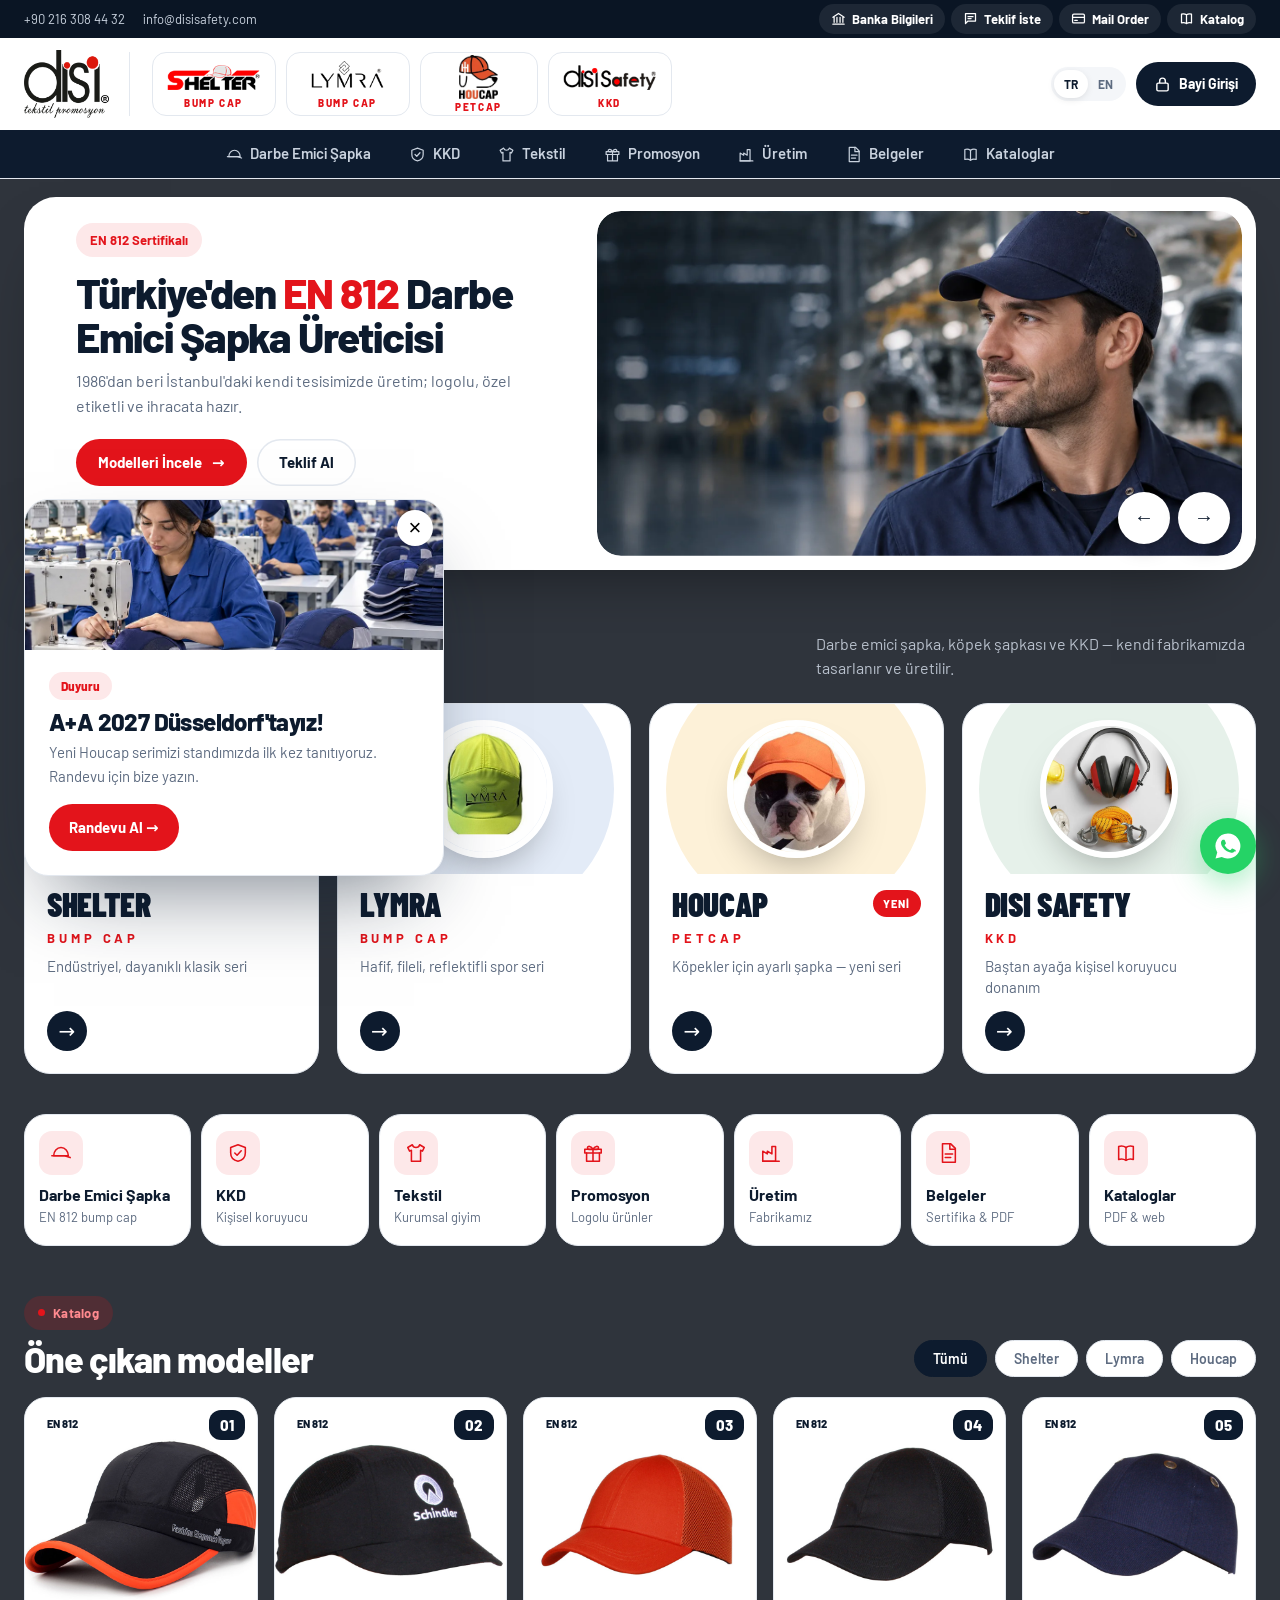
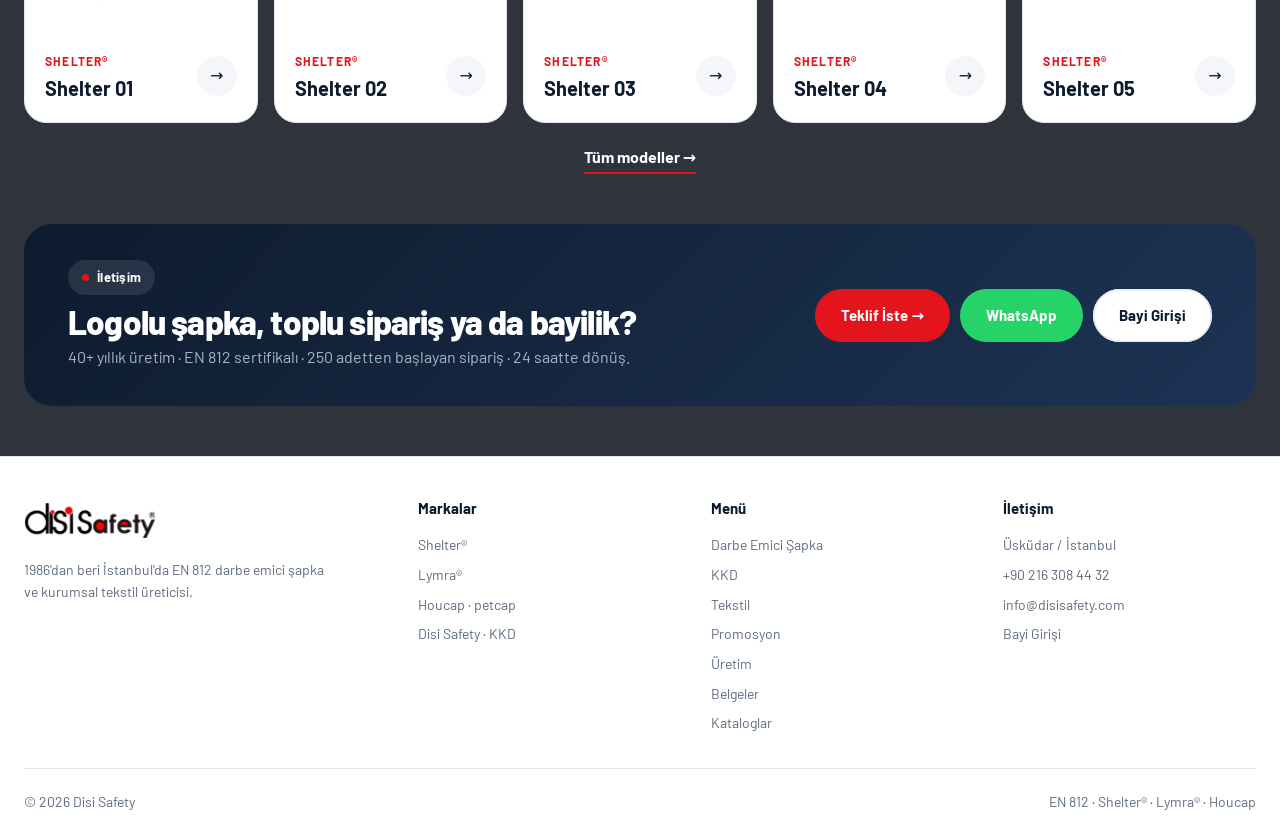
<file: v2-b-kisa.html>
<!doctype html>
<html lang="tr">
<head>
<meta charset="utf-8">
<meta name="viewport" content="width=device-width,initial-scale=1">
<meta name="robots" content="noindex,nofollow">
<title>Disi Safety — Tasarım B · Kısa Ana Sayfa</title>
<link rel="icon" href="https://disisafety.com/wp-content/uploads/2024/11/cropped-ds-32x32.png">
<link rel="preconnect" href="https://fonts.googleapis.com"><link rel="preconnect" href="https://fonts.gstatic.com" crossorigin>
<link href="https://fonts.googleapis.com/css2?family=Barlow:wght@400;500;600;700;800&family=Barlow+Condensed:wght@600;700;800;900&display=swap" rel="stylesheet">
<style>
:root{--red:#e3141b;--navy:#0d1b2e;--navy2:#1d3354;--page:#2f343c;--bg:#f4f6f9;--card:#fff;--ink:#0d1b2e;--mut:#5d6b80;--line:#e3e8ef;--max:1320px;--r:22px}
*{box-sizing:border-box;margin:0;padding:0}
html{scroll-behavior:smooth}
body{font-family:Barlow,system-ui,sans-serif;background:var(--page);color:var(--ink);line-height:1.55;-webkit-font-smoothing:antialiased;overflow-x:hidden}
body.noscroll{overflow:hidden}
img{max-width:100%;display:block}
a{color:inherit;text-decoration:none}
.wrap{max-width:var(--max);margin:0 auto;padding:0 24px}
h1,h2,h3{font-weight:800;letter-spacing:-.025em;line-height:1.04}
.btn{display:inline-flex;align-items:center;gap:10px;padding:15px 26px;border-radius:50px;font-weight:700;font-size:15px;transition:.25s;cursor:pointer;border:0;font-family:inherit}
.btn-red{background:var(--red);color:#fff}
.btn-red:hover{background:var(--navy);transform:translateY(-2px)}
.btn-ghost{background:#fff;color:var(--navy);box-shadow:inset 0 0 0 1.5px var(--line)}
.btn-ghost:hover{box-shadow:inset 0 0 0 1.5px var(--navy)}
.pill{display:inline-flex;align-items:center;gap:8px;font-size:13px;font-weight:700;color:var(--red);background:#fde8e9;padding:7px 14px;border-radius:30px;letter-spacing:.02em}
.pill:before{content:"";width:7px;height:7px;border-radius:50%;background:var(--red)}
section{padding:90px 0}
#markalar{padding:30px 0 0}
#markalar .sh{margin-bottom:22px}
#markalar .sh h2{font-size:clamp(28px,2.8vw,40px);margin-top:10px}
.qsec{padding:40px 0 50px}
.sh{display:flex;justify-content:space-between;align-items:end;gap:30px;margin-bottom:46px;flex-wrap:wrap}
.sh h2{font-size:clamp(34px,4.4vw,56px);margin-top:14px;color:#fff}
.sh p{max-width:440px;color:#b9c1cd}
.sh .pill{background:rgba(227,20,27,.18);color:#ff8a8f}

/* HEADER */
.hdr{position:sticky;top:0;z-index:50;background:#fff;border-bottom:1px solid var(--line);transition:.3s}
.hdr.scrolled{box-shadow:0 10px 30px -18px rgba(13,27,46,.35)}
.hdr .wrap{display:flex;align-items:center;gap:20px;height:72px;transition:.3s}
.hdr.scrolled .wrap{height:62px}
.logo img{height:44px}
.brb{display:flex;gap:8px;align-items:center;padding-left:20px;border-left:1px solid var(--line)}
.brb a{height:46px;padding:0 16px;border-radius:14px;border:1.5px solid var(--line);background:#fff;display:flex;align-items:center;transition:.2s}
.brb a:hover{border-color:var(--red);box-shadow:0 6px 16px -8px rgba(227,20,27,.5);transform:translateY(-1px)}
.brb img{height:30px;width:auto}
.brb .hc{font:900 22px/1 "Barlow Condensed";letter-spacing:.04em;color:var(--navy);gap:6px}
.brb .hc small{font:800 9px Barlow;letter-spacing:.08em;color:#fff;background:var(--red);padding:3px 6px;border-radius:20px}
.hr{margin-left:auto}
.mbar{background:var(--navy)}
.mbar .wrap{height:48px;display:flex;align-items:center}
.mnu{display:flex;gap:2px;margin:0 auto}
.mnu a{color:#c9d2de!important}
.mnu a:hover{background:rgba(255,255,255,.1)!important;color:#fff!important;box-shadow:none!important}
.mnu a{display:flex;align-items:center;gap:7px;padding:8px 18px;border-radius:50px;font-weight:600;font-size:15px;color:var(--mut);transition:.2s}
.mnu a svg{width:17px;height:17px}
.mnu a:hover{background:#fff;color:var(--navy);box-shadow:0 4px 14px -6px rgba(13,27,46,.3)}
.hr{display:flex;gap:10px;align-items:center}
.bayi{display:inline-flex;align-items:center;gap:8px;padding:11px 18px;border-radius:50px;background:var(--navy);color:#fff;font-weight:700;font-size:14px;transition:.2s}
.bayi:hover{background:var(--red)}
.bayi svg{width:17px;height:17px}
.dil{display:flex;background:var(--bg);border-radius:30px;padding:3px}
.dil button{background:none;border:0;color:var(--mut);font:700 12px Barlow;padding:7px 10px;border-radius:30px;cursor:pointer}
.dil button.on{background:#fff;color:var(--navy);box-shadow:0 2px 8px -2px rgba(0,0,0,.15)}
.burger{display:none;background:none;border:0;width:44px;height:44px;color:var(--navy)}
.mnav{position:fixed;inset:0;background:#fff;z-index:60;padding:90px 24px 30px;display:grid;grid-template-columns:1fr 1fr;gap:12px;align-content:start;transform:translateY(-100%);transition:.4s}
.mnav.open{transform:none}
.mnav a{background:var(--bg);border-radius:18px;padding:22px 16px;display:flex;flex-direction:column;gap:10px;font-weight:700;font-size:18px}
.mnav a svg{width:30px;color:var(--red)}
.mnav .x{position:absolute;top:22px;right:20px;background:none;border:0;font-size:40px;color:var(--navy)}

/* HERO SLIDER — split */
.hero{padding:18px 0 0}
.hbox{position:relative;background:#fff;border-radius:32px;overflow:hidden;height:340px;box-shadow:0 30px 70px -40px rgba(0,0,0,.6)}
.sl{position:absolute;inset:0;display:grid;grid-template-columns:1fr 1.15fr;opacity:0;visibility:hidden;transition:opacity .9s,visibility .9s}
.sl.on{opacity:1;visibility:visible}
.sl-bg{grid-column:2;grid-row:1;background-size:cover;margin:14px 14px 14px 0;border-radius:24px;transform:scale(1.04);transition:transform 6s ease-out;clip-path:inset(0 0 0 100% round 24px);transition:clip-path 1s cubic-bezier(.7,0,.2,1),transform 6s ease-out}
.sl.on .sl-bg{clip-path:inset(0 0 0 0 round 24px);transform:scale(1)}
.sl-in{grid-column:1;grid-row:1;display:flex;align-items:center;padding:0 30px 64px 52px}
.sl-txt>*{opacity:0;transform:translateX(-30px);transition:.7s cubic-bezier(.2,.7,.2,1)}
.sl.on .sl-txt>*{opacity:1;transform:none}
.sl.on .sl-txt>*:nth-child(2){transition-delay:.25s}.sl.on .sl-txt>*:nth-child(3){transition-delay:.4s}.sl.on .sl-txt>*:nth-child(4){transition-delay:.55s}
.sl-tag{display:inline-flex;align-items:center;gap:8px;font-size:13px;font-weight:700;color:var(--red);background:#fde8e9;padding:7px 14px;border-radius:30px}
.sl h1{font-size:clamp(30px,3.3vw,46px);margin:14px 0 10px}
.sl h1 em{font-style:normal;color:var(--red);position:relative;white-space:nowrap}
.sl h1 em:after{content:"";position:absolute;left:0;right:0;bottom:.04em;height:.16em;background:rgba(227,20,27,.15);z-index:-1;border-radius:4px}
.sl p{color:var(--mut);font-size:16px;max-width:440px}
.sl-cta{display:flex;gap:10px;margin-top:20px;flex-wrap:wrap}
.sl-cta .btn{padding:12px 22px}
.sl-nav{position:absolute;left:52px;bottom:22px;display:flex;gap:10px;z-index:4}
.sl-nav button{width:40px;height:40px;border-radius:14px;border:0;background:var(--bg);cursor:pointer;position:relative;overflow:hidden;font:700 14px Barlow;color:var(--mut);transition:.3s}
.sl-nav button i{position:absolute;left:0;bottom:0;height:3px;width:100%;background:var(--red);transform:scaleX(0);transform-origin:left}
.sl-nav button.on{background:var(--navy);color:#fff;width:120px}
.sl-nav button.on i{animation:prog var(--dur) linear forwards}
.sl-nav button b{display:none}
.sl-nav button.on span{display:none}.sl-nav button.on b{display:inline;font-size:13px;font-weight:600}
@keyframes prog{to{transform:scaleX(1)}}
.sl-arr{position:absolute;right:26px;bottom:26px;display:flex;gap:8px;z-index:4}
.sl-arr button{width:52px;height:52px;border-radius:50%;border:0;background:#fff;color:var(--navy);font-size:20px;cursor:pointer;box-shadow:0 8px 20px -6px rgba(0,0,0,.35);transition:.2s}
.sl-arr button:hover{background:var(--red);color:#fff}
.sl-count{display:none}

/* KATEGORİ DÜĞMELERİ */
.qnav{display:grid;grid-template-columns:repeat(5,1fr);gap:14px}
.qnav a{background:#fff;border-radius:var(--r);padding:22px;display:flex;align-items:center;gap:14px;border:1px solid var(--line);transition:.3s;position:relative;overflow:hidden}
.qnav a:before{content:"";position:absolute;inset:0;background:var(--navy);transform:translateY(101%);transition:.35s cubic-bezier(.2,.7,.2,1);z-index:0}
.qnav a>*{position:relative;z-index:1}
.qnav a .i{width:52px;height:52px;border-radius:16px;background:#fde8e9;color:var(--red);display:grid;place-items:center;flex-shrink:0;transition:.3s}
.qnav a .i svg{width:26px}
.qnav a b{font-size:18px;display:block}
.qnav a small{color:var(--mut);font-size:13px;transition:.3s}
.qnav a:hover:before{transform:none}
.qnav a:hover{color:#fff}.qnav a:hover small{color:#a9b6c9}.qnav a:hover .i{background:var(--red);color:#fff}

/* MARKALAR */
.bgrid{display:grid;grid-template-columns:repeat(3,1fr);gap:22px}
.br{background:#fff;border-radius:26px;padding:28px 30px;position:relative;overflow:hidden;border:1px solid var(--line);transition:.4s;display:flex;flex-direction:column;min-height:196px;padding:24px 200px 22px 28px}
.br:hover{transform:translateY(-8px);box-shadow:0 40px 60px -40px rgba(13,27,46,.45)}
.br .mk{display:flex;justify-content:space-between;align-items:start}
.br h3{font:900 clamp(40px,3.6vw,54px)/.9 "Barlow Condensed";text-transform:uppercase;letter-spacing:-.01em;color:var(--navy)}
.br .sub{display:block;font-size:13px;font-weight:700;letter-spacing:.38em;text-transform:uppercase;color:var(--red);margin-top:8px}
.br .new{background:var(--red);color:#fff;font-size:11px;font-weight:800;letter-spacing:.1em;padding:5px 10px;border-radius:30px}
.br p{color:var(--mut);margin:8px 0 12px;font-size:15px;line-height:1.35}
.br .mk{gap:10px}
.br .vis{position:absolute;right:-20px;top:0;bottom:0;width:220px;display:grid;place-items:center}
.br .vis:before{content:"";position:absolute;width:250px;height:250px;border-radius:50%;right:-50px;background:var(--c,#fde8e9);transition:.5s}
.br:hover .vis:before{transform:scale(1.15)}
.br .vis img{position:relative;width:160px;height:160px;object-fit:cover;border-radius:50%;border:6px solid #fff;transition:.6s;box-shadow:0 20px 40px -20px rgba(0,0,0,.4)}
.br:hover .vis img{transform:rotate(-8deg) scale(1.05)}
.br .go{position:relative;margin-top:auto;width:40px;height:40px;font-size:17px;border-radius:50%;background:var(--navy);color:#fff;display:grid;place-items:center;font-size:20px;z-index:2;transition:.3s}
.br:hover .go{background:var(--red);transform:rotate(-45deg)}

/* BENTO */
.bento{display:grid;grid-template-columns:repeat(4,1fr);grid-auto-rows:200px;gap:18px}
.bx{background:#fff;border-radius:var(--r);padding:28px;border:1px solid var(--line);display:flex;flex-direction:column;justify-content:space-between;overflow:hidden;position:relative}
.bx b{font:900 58px/1 "Barlow Condensed";color:var(--navy)}
.bx span{color:var(--mut);font-weight:500}
.bx.big{grid-column:span 2;grid-row:span 2;padding:0;border:0}
.bx.big img{width:100%;height:100%;object-fit:cover}
.bx.big .cap{position:absolute;left:0;right:0;bottom:0;padding:30px;background:linear-gradient(0deg,rgba(13,27,46,.9),transparent);color:#fff}
.bx.big .cap h3{font-size:32px}
.bx.red{background:var(--red);border:0}.bx.red b,.bx.red span{color:#fff}
.bx.navy{background:var(--navy);border:0}.bx.navy b,.bx.navy span{color:#fff}
.bx .ico{width:44px;height:44px;color:var(--red)}

/* MODELLER grid + filtre */
.chips{display:flex;gap:8px;flex-wrap:wrap}
.chips button{border:1.5px solid var(--line);background:#fff;padding:9px 18px;border-radius:30px;font:600 14px Barlow;color:var(--mut);cursor:pointer;transition:.2s}
.chips button.on,.chips button:hover{background:var(--navy);color:#fff;border-color:var(--navy)}
.pgrid{display:grid;grid-template-columns:repeat(5,1fr);gap:16px;margin-top:30px}
.pc{background:#fff;border-radius:var(--r);overflow:hidden;border:1px solid var(--line);transition:.35s}
.pc:hover{transform:translateY(-6px);box-shadow:0 30px 50px -30px rgba(13,27,46,.4)}
.pc .ph{aspect-ratio:1;overflow:hidden;position:relative}
.pc .ph img{width:100%;height:100%;object-fit:cover;transition:.6s}
.pc:hover .ph img{transform:scale(1.06)}
.pc .ph .no{position:absolute;top:12px;right:12px;background:var(--navy);color:#fff;font:800 15px Barlow;padding:6px 11px;border-radius:12px}
.pc .ph em{position:absolute;top:12px;left:12px;background:#fff;font-style:normal;font-size:11px;font-weight:800;padding:5px 10px;border-radius:30px}
.pc .bd{padding:18px 20px;display:flex;justify-content:space-between;align-items:center}
.pc small{color:var(--red);font-weight:700;font-size:12px;letter-spacing:.1em;text-transform:uppercase}
.pc h4{font-size:20px}
.pc .q{width:40px;height:40px;border-radius:50%;background:var(--bg);display:grid;place-items:center;transition:.2s}
.pc:hover .q{background:var(--red);color:#fff}
.pc.hide{display:none}

/* ÜRETİM timeline */
.prod{background:var(--navy);color:#fff;border-radius:40px;margin:0 16px}
.prod .sh p{color:#a9b6c9}
.tl{display:grid;grid-template-columns:repeat(5,1fr);gap:16px;position:relative}
.tl:before{content:"";position:absolute;top:27px;left:5%;right:5%;height:2px;background:repeating-linear-gradient(90deg,rgba(255,255,255,.25) 0 8px,transparent 8px 16px)}
.tl div{position:relative}
.tl i{width:56px;height:56px;border-radius:50%;background:var(--red);display:grid;place-items:center;font:800 18px Barlow;font-style:normal;margin-bottom:20px;box-shadow:0 0 0 8px var(--navy)}
.tl h4{font-size:20px;margin-bottom:6px}
.tl p{color:#a9b6c9;font-size:15px}
.pimgs{display:grid;grid-template-columns:2fr 1fr 1fr;grid-template-rows:300px;gap:16px;margin-top:50px}
.pimgs img{width:100%;height:100%;object-fit:cover;border-radius:20px}

/* GRUPLAR */
.groups{display:grid;grid-template-columns:repeat(3,1fr);gap:22px}
.gr{background:#fff;border-radius:28px;overflow:hidden;border:1px solid var(--line);transition:.35s}
.gr:hover{transform:translateY(-6px);box-shadow:0 30px 50px -30px rgba(13,27,46,.4)}
.gr .gi{height:230px;background-size:cover;background-position:center}
.gr .gb{padding:26px}
.gr h3{font-size:30px}
.gr p{color:var(--mut);margin:8px 0 16px}
.gr .ic{display:flex;gap:8px;flex-wrap:wrap}
.gr .ic span{width:46px;height:46px;border-radius:14px;background:var(--bg);display:grid;place-items:center}
.gr .ic img{width:26px;height:26px;opacity:.75}

/* BELGELER list */
.dl{background:#fff;border-radius:28px;border:1px solid var(--line);overflow:hidden}
.dr{display:grid;grid-template-columns:64px 1fr auto auto;gap:20px;align-items:center;padding:22px 30px;border-bottom:1px solid var(--line);transition:.2s}
.dr:last-child{border-bottom:0}
.dr:hover{background:#fafbfd}
.dr .di{width:52px;height:52px;border-radius:14px;background:#fde8e9;color:var(--red);display:grid;place-items:center}
.dr .di svg{width:26px}
.dr h4{font-size:18px}.dr p{color:var(--mut);font-size:14px}
.dr .tg{font-size:12px;font-weight:700;color:var(--mut);background:var(--bg);padding:5px 10px;border-radius:8px}
.dr a{display:flex;gap:8px;align-items:center;font-weight:700;color:var(--navy);padding:10px 18px;border-radius:30px;border:1.5px solid var(--line)}
.dr a:hover{background:var(--red);border-color:var(--red);color:#fff}

/* BAYİ + TEKLİF */
.duo{display:grid;grid-template-columns:1fr 1fr;gap:22px}
.dbox{border-radius:32px;padding:50px;position:relative;overflow:hidden}
.dbox.n{background:linear-gradient(135deg,var(--navy),var(--navy2));color:#fff}
.dbox.n p{color:#a9b6c9}
.dbox.w{background:#fff;border:1px solid var(--line)}
.dbox h2{font-size:clamp(32px,3.6vw,46px);margin:14px 0 12px}
.dbox ul{list-style:none;display:grid;gap:10px;margin:22px 0 30px}
.dbox li{display:flex;gap:10px;align-items:center}
.dbox li:before{content:"✓";color:var(--red);font-weight:800}
.dbox.n .deco{position:absolute;right:-60px;bottom:-60px;width:260px;opacity:.07;filter:invert(1)}
form{display:grid;grid-template-columns:1fr 1fr;gap:12px;margin-top:24px}
form .f{grid-column:1/-1}
input,select,textarea{width:100%;background:var(--bg);border:1.5px solid transparent;border-radius:14px;padding:14px 16px;color:var(--ink);font:15px Barlow}
input:focus,select:focus,textarea:focus{outline:none;border-color:var(--navy);background:#fff}
textarea{min-height:90px;resize:vertical}

footer{background:#fff;margin-top:100px;padding:70px 0 30px;border-top:1px solid var(--line);font-size:14px;color:var(--mut)}
.fg{display:grid;grid-template-columns:1.4fr 1fr 1fr 1fr;gap:40px}
footer h5{font-size:15px;color:var(--navy);margin-bottom:14px}
footer li{list-style:none;margin-bottom:8px}footer a:hover{color:var(--red)}
.fb{border-top:1px solid var(--line);margin-top:46px;padding-top:22px;display:flex;justify-content:space-between;flex-wrap:wrap;gap:10px}

/* KISA SAYFA */
.cta{padding:50px 0 0}
.ctab{background:linear-gradient(135deg,var(--navy),var(--navy2));border-radius:28px;padding:36px 44px;display:flex;align-items:center;justify-content:space-between;gap:30px;flex-wrap:wrap;color:#fff}
.ctab h2{font-size:clamp(26px,2.6vw,36px);margin:10px 0 6px;color:#fff}
.ctab p{color:#a9b6c9}
.ctab .pill{background:rgba(255,255,255,.1);color:#fff}
.cbtn{display:flex;gap:10px;flex-wrap:wrap}
.btn-wa{background:#25d366;color:#fff}.btn-wa:hover{background:#1da851}
#modeller{padding-bottom:0}
#modeller .sh{margin-bottom:0}
#modeller .sh h2{font-size:clamp(28px,2.8vw,40px);margin-top:10px}
.pgrid{margin-top:20px!important}
.allm{display:flex;justify-content:center;margin-top:22px}
.allm a{color:#fff;font-weight:700;border-bottom:2px solid var(--red);padding-bottom:3px}
footer{margin-top:50px!important;padding:40px 0 24px!important}
.fb{margin-top:26px!important}
/* BACK TO TOP — hap biçimli */
.totop{position:fixed;right:24px;bottom:96px;z-index:70;height:50px;padding:0 18px 0 14px;border-radius:50px;background:var(--navy);color:#fff;border:0;cursor:pointer;display:flex;align-items:center;gap:8px;font:700 14px Barlow;opacity:0;transform:translateY(20px);transition:.35s;box-shadow:0 14px 30px -10px rgba(13,27,46,.6);overflow:hidden}
.totop.show{opacity:1;transform:none}
.totop .ring{display:none}
.totop .ar{width:18px;height:18px;transition:.3s}
.totop:hover{background:var(--red)}.totop:hover .ar{transform:translateY(-3px)}
.totop:after{content:"";position:absolute;left:0;bottom:0;height:3px;width:var(--sp,0%);background:var(--red)}
.wa{position:fixed;right:24px;bottom:26px;z-index:70;width:56px;height:56px;border-radius:50%;background:#25d366;display:grid;place-items:center;box-shadow:0 10px 30px rgba(37,211,102,.4)}
.wa svg{width:30px;fill:#fff}

/* POPUP — köşeden kayan kart */
.pop{position:fixed;left:24px;bottom:24px;z-index:100;max-width:420px;width:calc(100% - 48px);transform:translateY(130%);transition:.6s cubic-bezier(.2,.8,.2,1)}
.pop.open{transform:none}
.pop-box{background:#fff;border-radius:24px;overflow:hidden;box-shadow:0 40px 80px -30px rgba(13,27,46,.55);border:1px solid var(--line);position:relative}
.pop-img{height:150px;background-size:cover;background-position:center}
.pop-body{padding:22px 24px 24px}
.pop-tag{display:inline-flex;font-size:12px;font-weight:800;color:var(--red);background:#fde8e9;padding:5px 12px;border-radius:30px}
.pop h3{font-size:24px;margin:10px 0 6px}
.pop p{color:var(--mut);font-size:15px;margin-bottom:16px}
.pop .btn{padding:12px 20px}
.pop-x{position:absolute;top:10px;right:10px;width:36px;height:36px;border-radius:50%;background:#fff;border:0;font-size:22px;cursor:pointer;box-shadow:0 4px 12px rgba(0,0,0,.2)}
.pop-x:hover{background:var(--red);color:#fff}

.rv{opacity:0;transform:translateY(34px);transition:.9s cubic-bezier(.2,.7,.2,1)}
.rv.in{opacity:1;transform:none}

@media(max-width:1180px){.mbar{display:none}.burger{display:block}.hr .bayi span{display:none}}
@media(max-width:760px){.brb{display:none}}
@media(max-width:1000px){
  .qnav{grid-template-columns:repeat(3,1fr)}.bento{grid-template-columns:1fr 1fr}.pgrid{grid-template-columns:repeat(2,1fr)}
  .bgrid,.groups,.duo{grid-template-columns:1fr}.br{min-height:190px}
  .tl{grid-template-columns:1fr 1fr}.tl:before{display:none}
}
@media(max-width:760px){
  .hbox{height:auto}.sl{position:relative;grid-template-columns:1fr;display:none}.sl.on{display:grid}
  .sl-bg{grid-column:1;grid-row:1;height:260px;margin:10px 10px 0;border-radius:20px}
  .sl-in{grid-row:2;padding:26px 22px 90px}
  .sl-nav{left:22px;bottom:24px}.sl-nav button{width:36px;height:36px}.sl-nav button.on{width:60px}.sl-nav button.on b{display:none}
  .sl-arr{display:none}.sl p{font-size:16px}
  .qnav{grid-template-columns:1fr 1fr}.qnav a{padding:16px;gap:10px}.qnav a small{display:none}
  .bento{grid-auto-rows:160px}.bx b{font-size:44px}
  .pimgs{grid-template-columns:1fr;grid-template-rows:200px}.pimgs img{height:200px}.pimgs img:not(:first-child){display:none}
  .dr{grid-template-columns:52px 1fr;padding:18px}.dr .tg{display:none}.dr a{grid-column:1/-1;justify-content:center}
  .dbox{padding:30px 22px}form{grid-template-columns:1fr}
  .fg{grid-template-columns:1fr 1fr}
  section{padding:70px 0}.prod{margin:0;border-radius:28px}
  .logo img{height:38px}.dil{display:none}
  .pop{left:12px;bottom:12px;width:calc(100% - 24px)}
  .totop{right:16px;bottom:88px;padding:0 14px}.totop span{display:none}.wa{right:16px;bottom:20px}
}
@media(prefers-reduced-motion:reduce){*{animation:none!important;transition:none!important}}
</style>
<link rel="stylesheet" href="css/v2b-ek.css">
</head>
<body>

<header class="hdr">
<div class="tbar"><div class="wrap"><div class="tl-ct"><a href="tel:+902163084432">+90 216 308 44 32</a><a href="mailto:info@disisafety.com">info@disisafety.com</a></div><nav class="hz" id="hz"></nav></div></div>
<div class="wrap hrow">
  <a href="v2-b-kisa.html" class="logo"><img src="img/disi-tekstil-logo.png" alt="Disi Tekstil Promosyon"></a>
  <div class="brb" id="brb"></div>
  <div class="hr">
    <div class="dil"><button data-l="tr">TR</button><button data-l="en">EN</button></div>
    <a class="bayi" href="bayi.html"><svg viewBox="0 0 24 24" fill="none" stroke="currentColor" stroke-width="2"><rect x="4" y="10" width="16" height="11" rx="2"/><path d="M8 10V7a4 4 0 0 1 8 0v3"/></svg><span data-en="Dealer Login">Bayi Girişi</span></a>
    <button class="burger" aria-label="Menü"><svg viewBox="0 0 24 24" fill="none" stroke="currentColor" stroke-width="2"><path d="M3 6h18M3 12h18M3 18h18"/></svg></button>
  </div>
</div>
<div class="mbar"><div class="wrap"><nav class="mnu" id="menu"></nav></div></div></header>
<div class="mnav"><button class="x" onclick="this.parentNode.classList.remove('open');document.body.classList.remove('noscroll')">×</button><div id="menuM" style="display:contents"></div></div>

<!-- KAYAN BANNER + HIZLI DÜĞMELER -->
<section class="hero" style="padding-bottom:0"><div class="wrap">
  <div class="hbox" id="hero">
    <div class="sl-track"></div>
    <div class="sl-nav"></div>
    <div class="sl-arr"><button class="sl-prev" aria-label="Önceki">←</button><div class="sl-count"></div><button class="sl-next" aria-label="Sonraki">→</button></div>
  </div>
</div></section>

<!-- MARKALAR -->
<section id="markalar"><div class="wrap">
  <div class="sh rv"><div><span class="pill" data-en="Our brands">Markalarımız</span><h2 data-en="Four brands, one manufacturer">Dört marka, tek üretici</h2></div><p data-en="Bump caps, pet caps and PPE — designed and produced in our own factory.">Darbe emici şapka, köpek şapkası ve KKD — kendi fabrikamızda tasarlanır ve üretilir.</p></div>
  <div class="bgrid" id="brands"></div>
</div></section>

<!-- HIZLI KATEGORİ DÜĞMELERİ (banner altından buraya alındı) -->
<section class="qsec"><div class="wrap"><nav class="qnav" id="qnav"></nav></div></section>

<!-- MODELLER -->
<section id="modeller" style="padding-top:0"><div class="wrap">
  <div class="sh rv"><div><span class="pill" data-en="Catalog">Katalog</span><h2 data-en="Popular models">Öne çıkan modeller</h2></div>
    <div class="chips" id="chips"><button class="on" data-f="all" data-en="All">Tümü</button><button data-f="Shelter">Shelter</button><button data-f="Lymra">Lymra</button><button data-f="Houcap">Houcap</button></div></div>
  <div class="pgrid" id="pgrid"></div>
  <div class="allm"><a href="category.html" data-en="All models →">Tüm modeller →</a></div>
</div></section>

<!-- KISA İLETİŞİM ŞERİDİ -->
<section id="teklif" class="cta"><div class="wrap"><div class="ctab rv">
  <div class="ctx"><span class="pill" data-en="Contact">İletişim</span><h2 data-en="Logo cap, bulk order or dealership?">Logolu şapka, toplu sipariş ya da bayilik?</h2><p data-en="Over 40 years of production · EN 812 certified · from 250 pcs · reply within 24 hours.">40+ yıllık üretim · EN 812 sertifikalı · 250 adetten başlayan sipariş · 24 saatte dönüş.</p></div>
  <div class="cbtn"><a class="btn btn-red" href="mailto:info@disisafety.com?subject=Teklif" data-en="Request a quote →">Teklif İste →</a><a class="btn btn-wa" href="https://wa.me/902163084432" target="_blank" rel="noopener">WhatsApp</a><a class="btn btn-ghost" href="bayi.html" data-en="Dealer Login">Bayi Girişi</a></div>
</div></div></section>

<footer><div class="wrap">
  <div class="fg">
    <div><img src="img/disidafety-logo-11.png" alt="Disi Safety" style="height:48px"><p style="margin-top:14px;max-width:300px" data-en="EN 812 bump cap manufacturer and corporate textile producer from Istanbul, since 1986.">1986'dan beri İstanbul'da EN 812 darbe emici şapka ve kurumsal tekstil üreticisi.</p></div>
    <div><h5 data-en="Brands">Markalar</h5><ul><li><a href="category.html?brand=shelter">Shelter®</a></li><li><a href="category.html?brand=lymra">Lymra®</a></li><li><a href="houcap.html">Houcap · petcap</a></li><li><a href="#kkd">Disi Safety · KKD</a></li></ul></div>
    <div><h5 data-en="Menu">Menü</h5><ul id="menuF"></ul></div>
    <div><h5 data-en="Contact">İletişim</h5><ul><li>Üsküdar / İstanbul</li><li><a href="tel:+902163084432">+90 216 308 44 32</a></li><li><a href="mailto:info@disisafety.com">info@disisafety.com</a></li><li><a href="bayi.html" data-en="Dealer Login">Bayi Girişi</a></li></ul></div>
  </div>
  <div class="fb"><span>© 2026 Disi Safety</span><span>EN 812 · Shelter® · Lymra® · Houcap</span></div>
</div></footer>

<a class="wa" href="https://wa.me/902163084432" target="_blank" rel="noopener" aria-label="WhatsApp"><svg viewBox="0 0 24 24"><path d="M12 2a10 10 0 0 0-8.6 15.1L2 22l5-1.3A10 10 0 1 0 12 2zm5.3 14.1c-.2.6-1.3 1.2-1.8 1.2-.5.1-1 .2-3.3-.7-2.8-1.1-4.5-3.9-4.7-4.1-.1-.2-1.1-1.5-1.1-2.9s.7-2.1 1-2.4c.3-.3.6-.3.8-.3h.6c.2 0 .4 0 .6.5l.9 2.1c.1.2.1.3 0 .5l-.4.6-.4.4c-.1.1-.3.3-.1.6.2.3.8 1.3 1.7 2.1 1.2 1 2.1 1.3 2.4 1.5.3.1.5.1.6-.1l.9-1c.2-.3.4-.2.6-.1l2 1c.3.1.5.2.5.3.1.2.1.7-.1 1.3z"/></svg></a>

<script>window.TASARIM_B=true</script>
<script src="js/v2.js"></script>
<script>
/* Kısa sayfada olmayan bölümler (#uretim, #kkd …) uzun ana sayfaya yönlenir */
const _yon=l=>(l&&l.startsWith("#")&&!l.startsWith("#modal:")&&!["#teklif","#markalar","#modeller"].includes(l))?"v2-b.html"+l:l;
AYAR.menu.forEach(m=>m.link=_yon(m.link));AYAR.banner.forEach(b=>b.dugme.link=_yon(b.dugme.link));AYAR.hizli.forEach(h=>h.link=_yon(h.link));AYAR.markalar.forEach(b=>b.link=_yon(b.link));
const ACIK={menu:{tr:["EN 812 bump cap","Kişisel koruyucu","Kurumsal giyim","Logolu ürünler","Fabrikamız","Sertifika & PDF","PDF & web"],en:["EN 812 bump caps","Protective gear","Corporate wear","Branded items","Our factory","Certificates & PDF","PDF & web"]}};
const RENK=["#fde8e9","#e3ebf7","#fdf1d8","#e6f1ea"];
/* Öne çıkan modeller — 01, 02, 03… sırasıyla (marka sonra numara) */
const MODELLER=[["Shelter","01","img/shelter-11.jpg"],["Shelter","02","img/shelter-333.jpg"],["Shelter","03","img/shelter-4.jpg"],["Shelter","04","img/shelter-5.jpg"],["Shelter","05","img/shelter-6.jpg"],["Shelter","06","img/shelter-7.jpg"],["Shelter","07","img/shelter-8.jpg"],["Shelter","08","img/wa-20.09.01.jpeg"],["Lymra","03","img/lymra-tek-neon.jpg"],["Lymra","04","img/lymra-tek-kirmizi.jpg"]];
const MARKA_SIRA={Shelter:1,Lymra:2,Houcap:3};
MODELLER.sort((a,b)=>(MARKA_SIRA[a[0]]-MARKA_SIRA[b[0]])||a[1].localeCompare(b[1]));
let FILTRE="all";
function ciz(){
  document.getElementById("brb").innerHTML=AYAR.markalar.map(b=>`<a class="${b.ad==="Houcap"?"hcap":""}" href="${b.link}" title="${b.ad}"><img src="${b.logo}" alt="${b.ad}"><small>${b.alt}</small></a>`).join("");
  hizliCiz("#hz");
  menuCiz("#menu",m=>`<a href="${m.link}">${svg(m.ikon)}${t(m)}</a>`);
  menuCiz("#menuM",m=>`<a href="${m.link}">${svg(m.ikon)}${t(m)}</a>`);
  menuCiz("#menuF",m=>`<li><a href="${m.link}">${t(m)}</a></li>`);
  document.getElementById("qnav").innerHTML=AYAR.menu.map((m,i)=>`<a href="${m.link}"><span class="i">${svg(m.ikon)}</span><span><b>${t(m)}</b><small>${(ACIK.menu[DIL]||ACIK.menu.tr)[i]||""}</small></span></a>`).join("");
  markaCiz("#brands",(b,i)=>`<a class="br rv in" href="${b.link}" style="--c:${RENK[i%4]}"><div class="vis"><img src="${b.gorsel}" alt="${b.ad} ${b.alt}" loading="lazy" style="object-position:${b.konum||"center"}"></div><div class="mk"><div><h3 lang="en">${b.ad}</h3><span class="sub">${b.alt}</span></div>${b.ad==="Houcap"?`<span class="new">${DIL==="tr"?"YENİ":"NEW"}</span>`:""}</div><p>${t(b)}</p><span class="go">→</span></a>`);
  document.getElementById("pgrid").innerHTML=MODELLER.filter(m=>FILTRE==="all"||FILTRE===m[0]).slice(0,5).map(m=>`<a class="pc${FILTRE!=="all"&&FILTRE!==m[0]?" hide":""}" data-b="${m[0]}" href="product.html?id=${m[0].toLowerCase()}-${m[1]}"><div class="ph"><img src="${m[2]}" alt="${m[0]} ${m[1]}" loading="lazy"><em>EN 812</em><span class="no">${m[1]}</span></div><div class="bd"><div><small>${m[0]}®</small><h4>${m[0]} ${m[1]}</h4></div><span class="q">→</span></div></a>`).join("")+(FILTRE==="Houcap"?`<p style="grid-column:1/-1;color:var(--mut);padding:30px 0">${DIL==="tr"?"Houcap köpek şapkaları → <a href=houcap.html style=color:#fff;text-decoration:underline>Houcap sayfası</a>":"Houcap dog caps → <a href=houcap.html style=color:#fff;text-decoration:underline>Houcap page</a>"}</p>`:"");
  banner("#hero");
}
document.getElementById("chips").addEventListener("click",e=>{const b=e.target.closest("button");if(!b)return;FILTRE=b.dataset.f;document.querySelectorAll("#chips button").forEach(x=>x.classList.toggle("on",x===b));ciz()});
ciz();dilKur(ciz);burger();hdrScroll();yukari();reveal();sayac();popup("kose");
/* hap düğmede alt çizgi ilerleme */
addEventListener("scroll",()=>{const h=document.documentElement;document.querySelector(".totop")?.style.setProperty("--sp",(h.scrollTop/(h.scrollHeight-h.clientHeight)*100)+"%")},{passive:true});
</script>
</body>
</html>
</file>
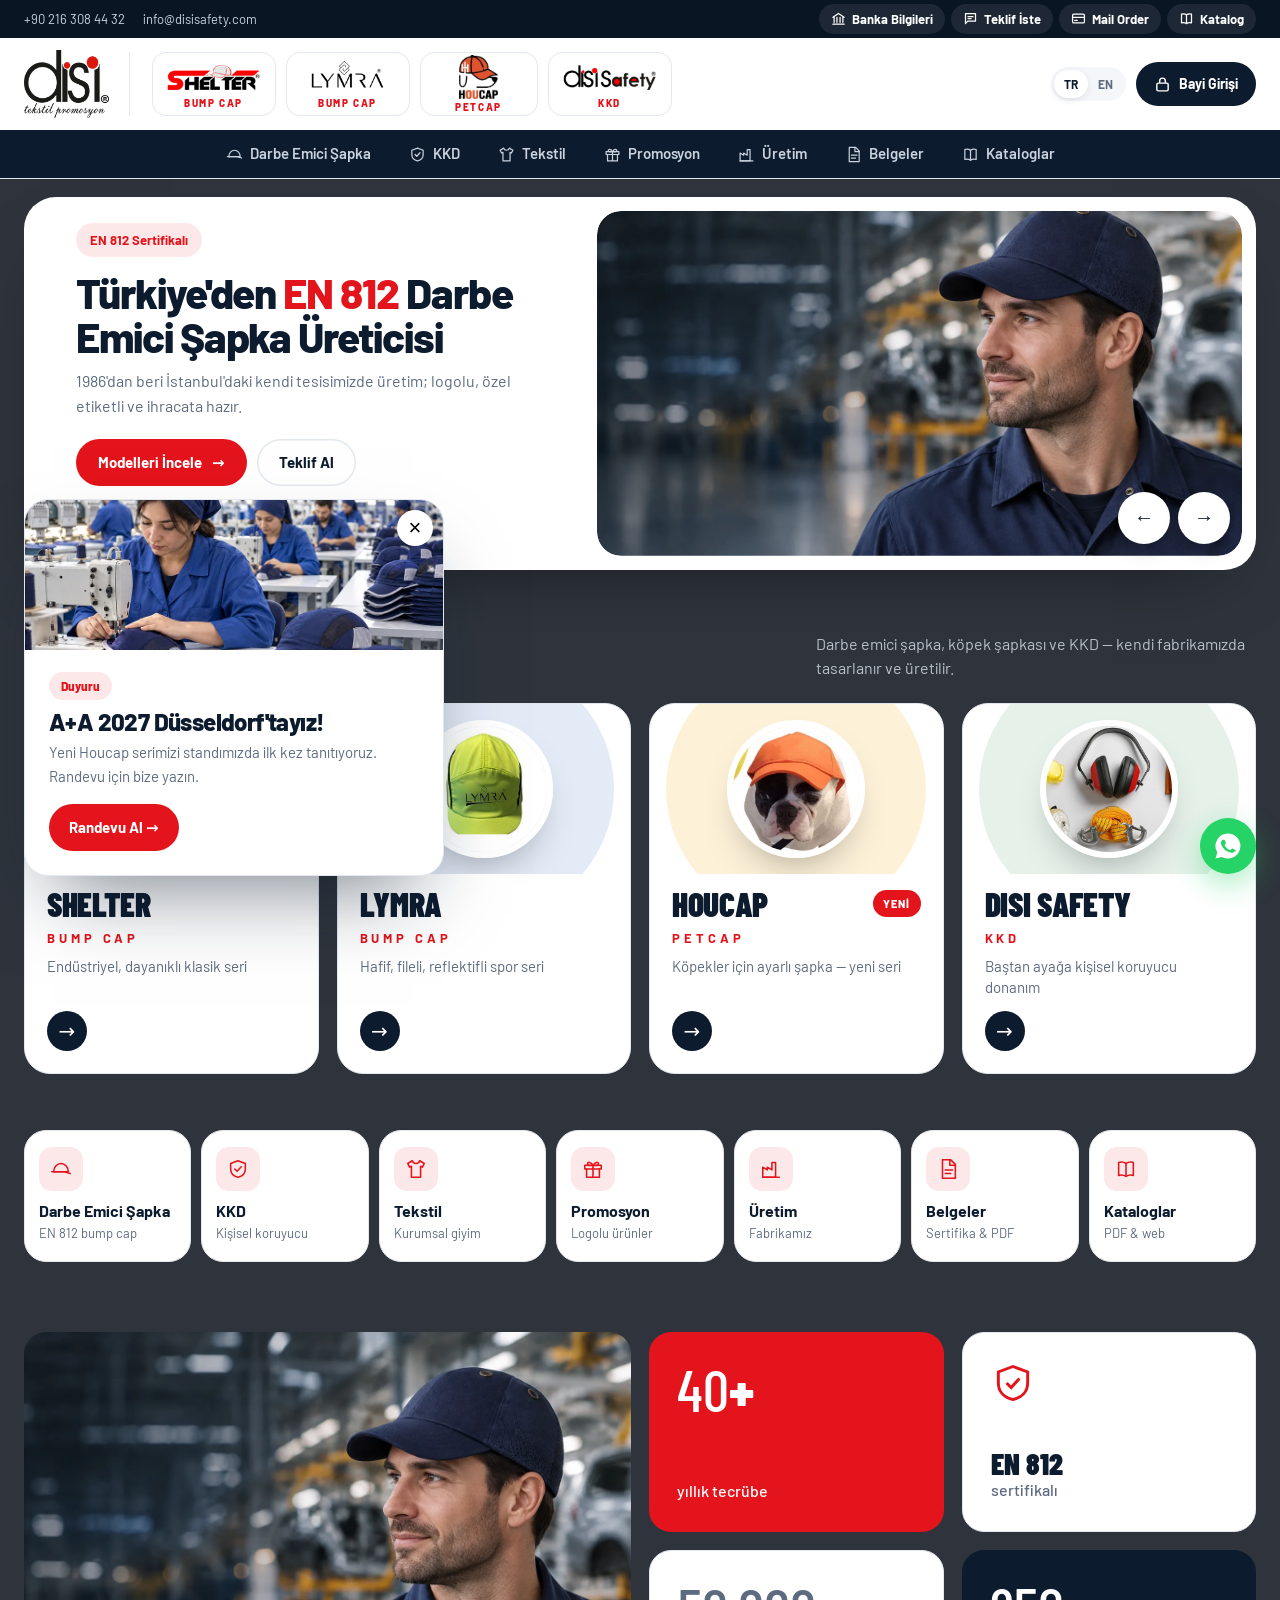
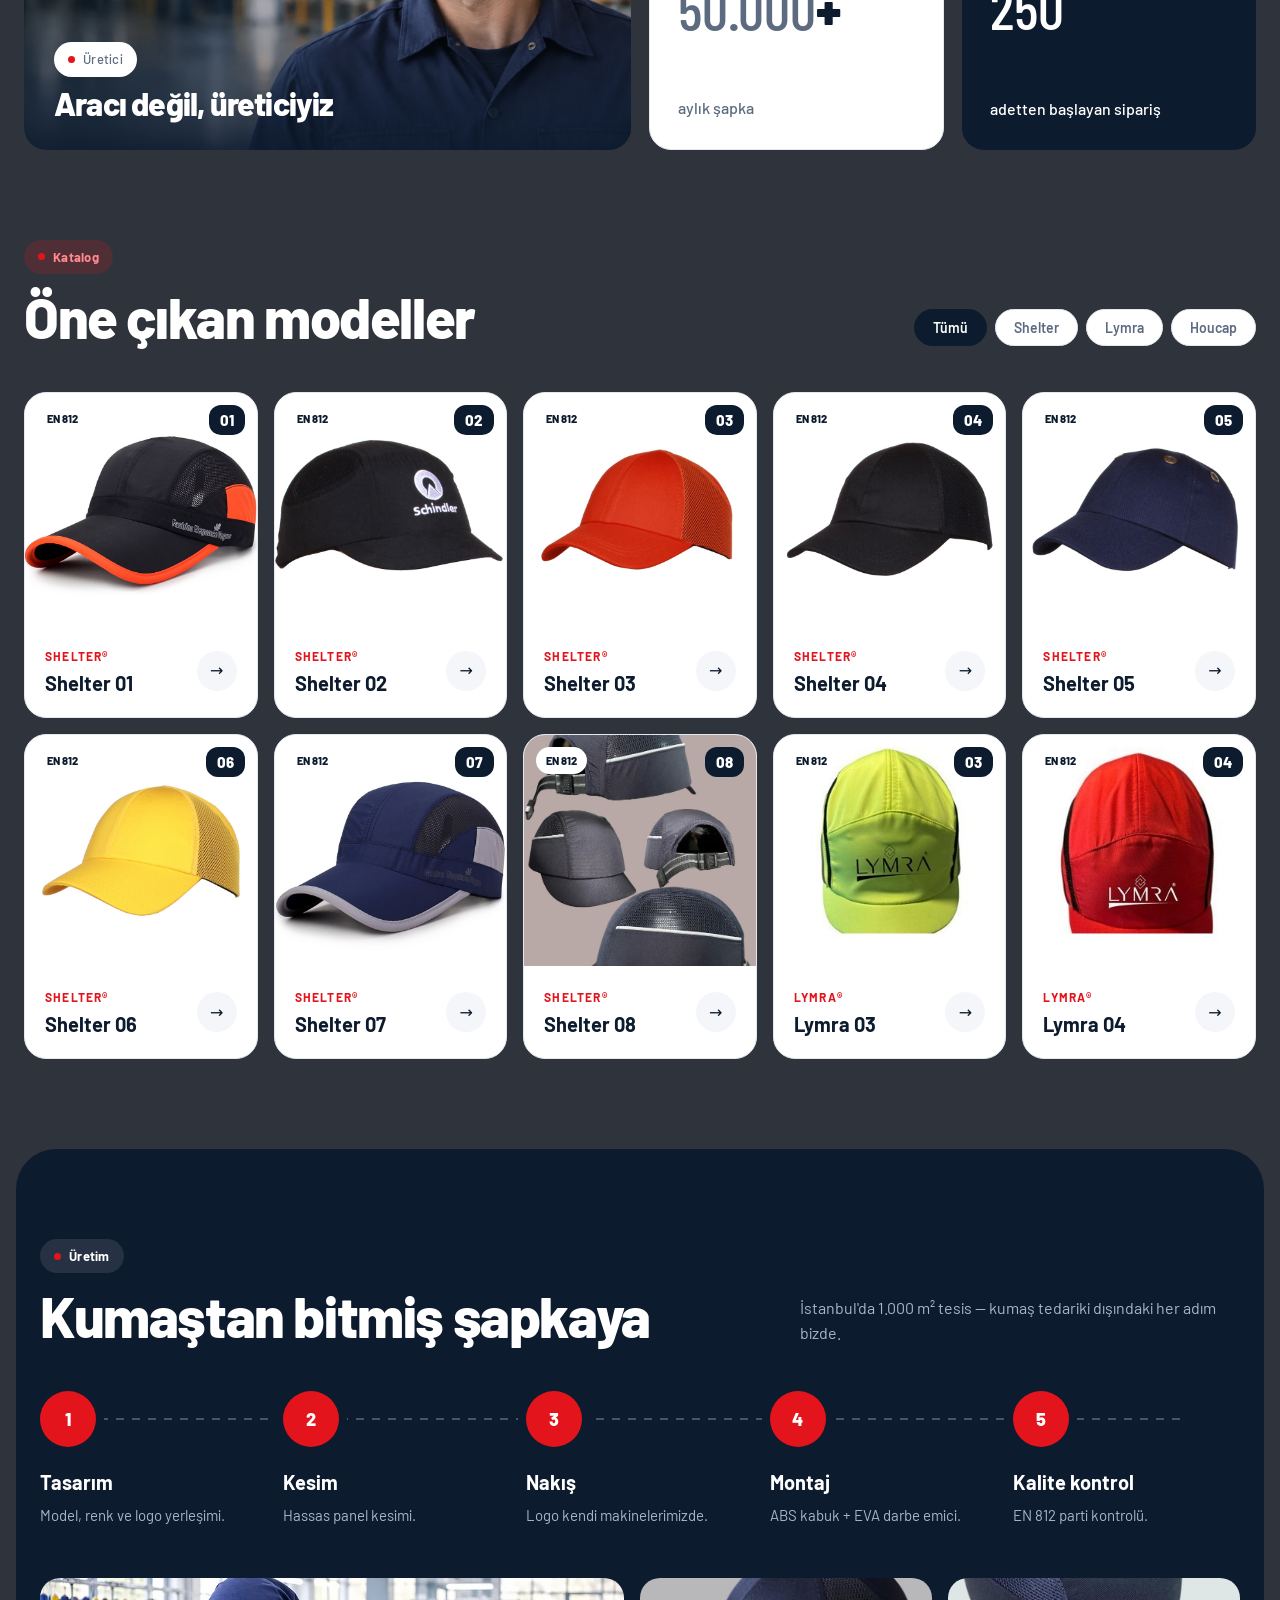
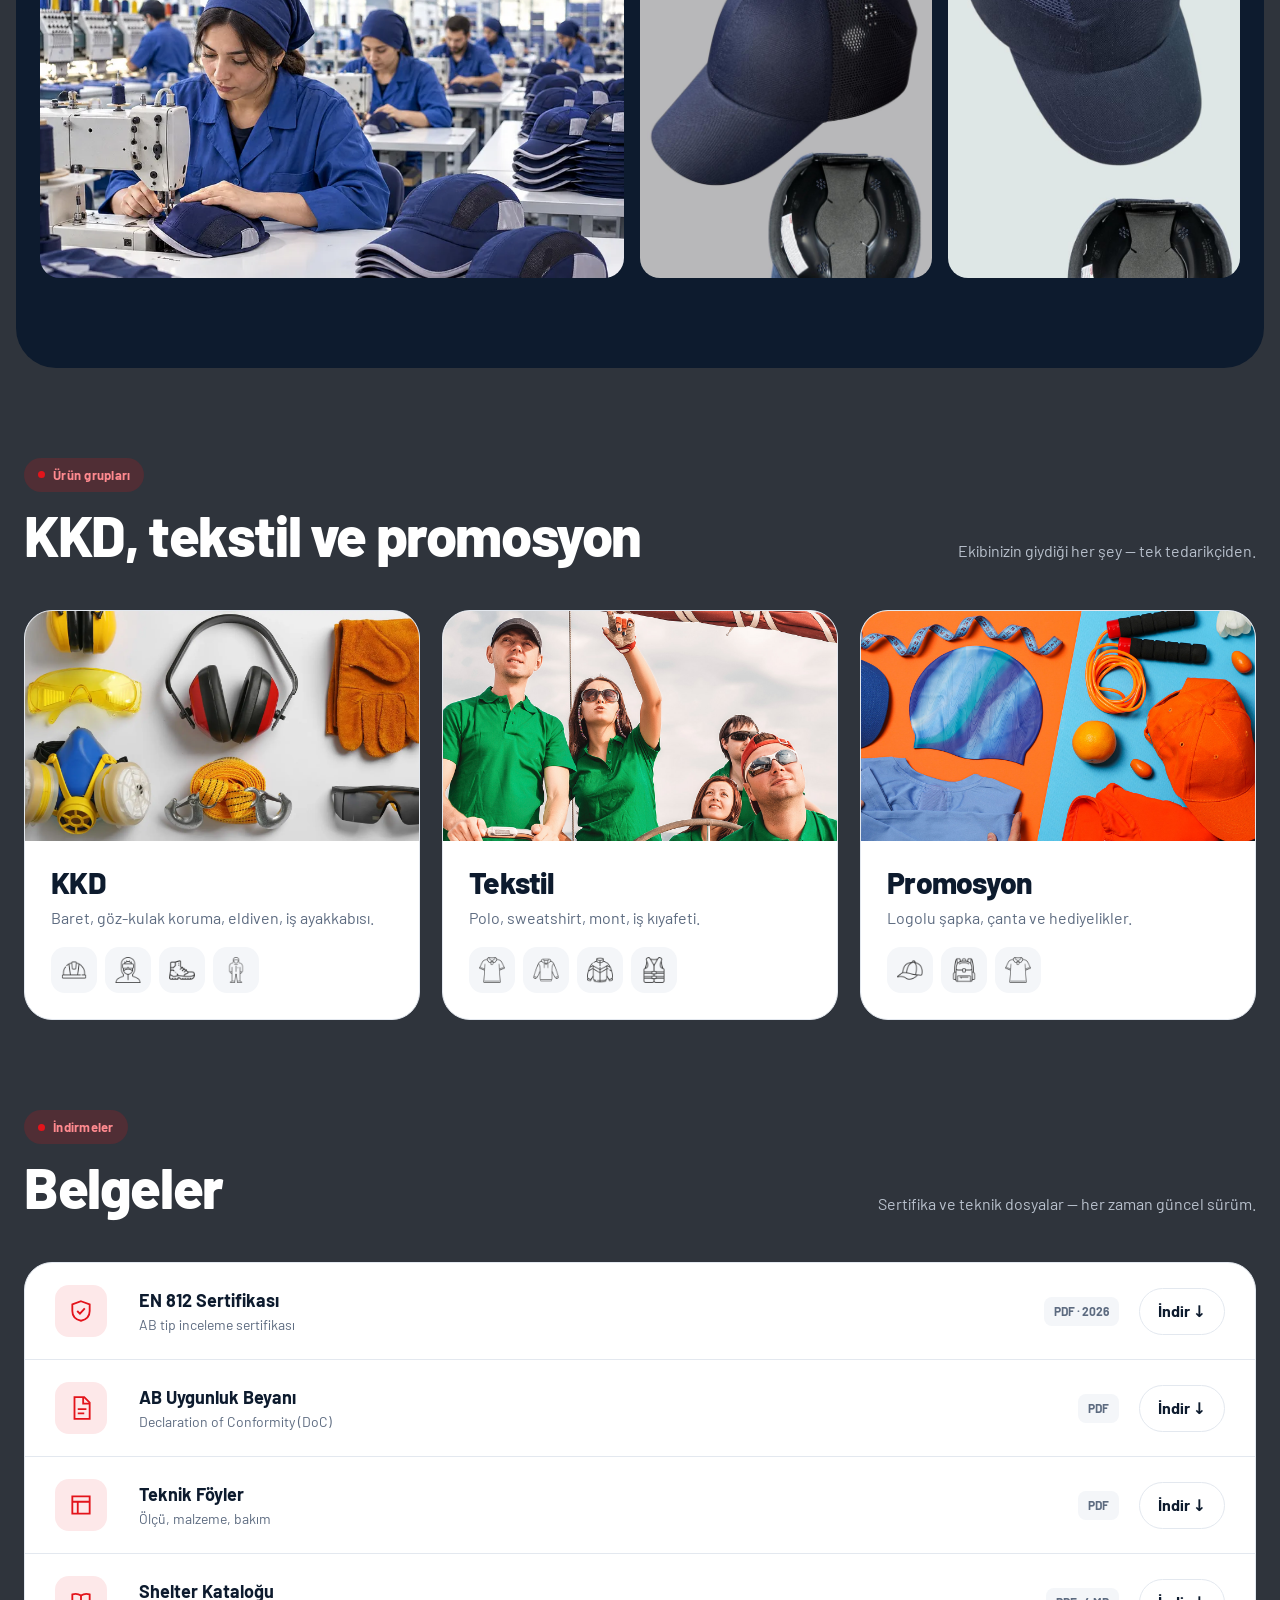
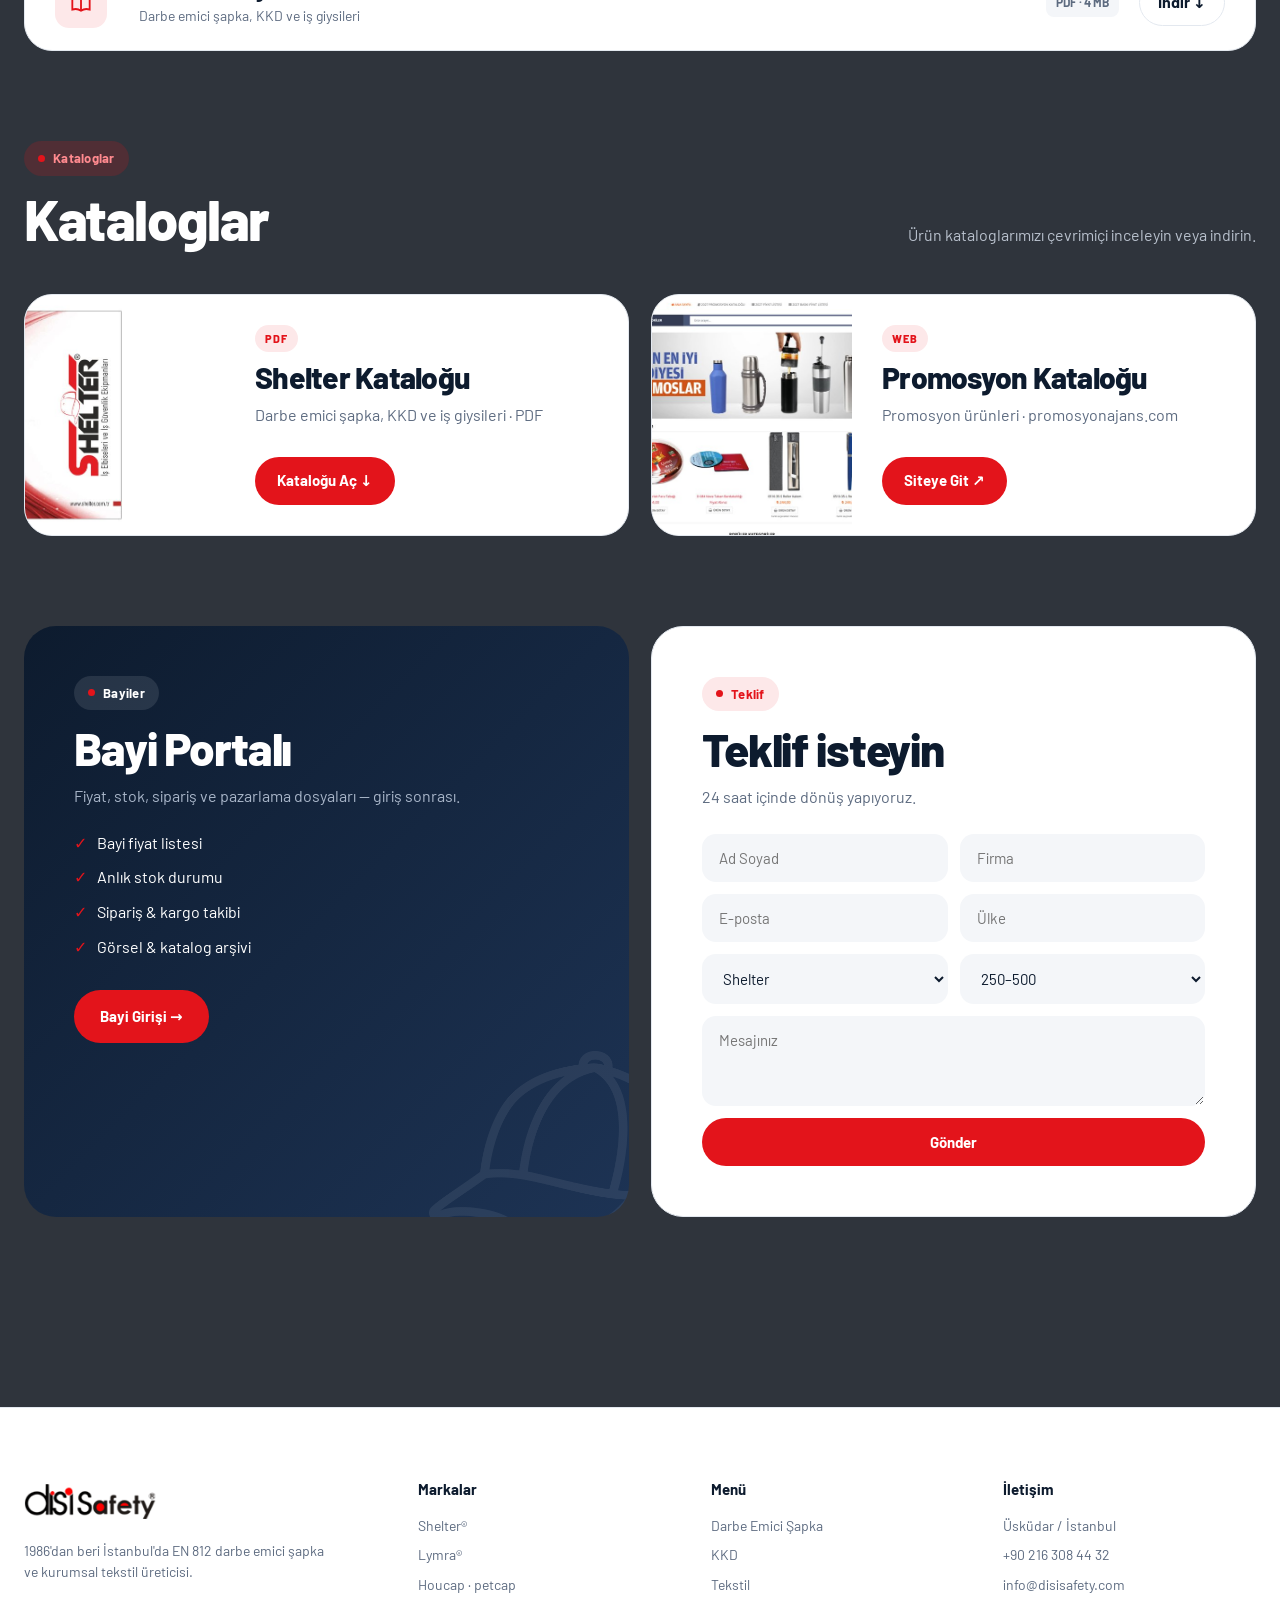
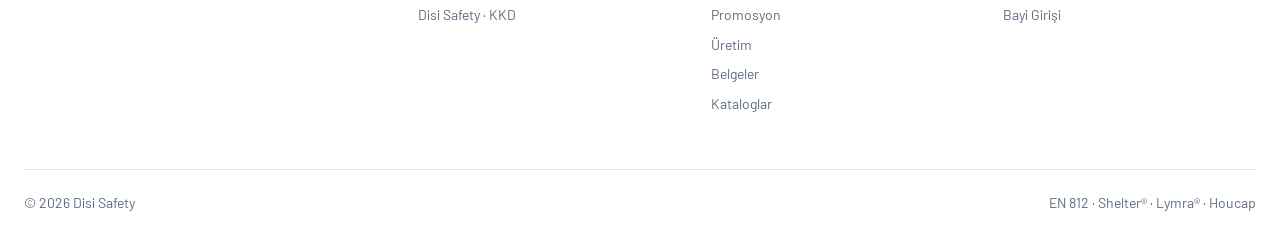
<file: v2-b.html>
<!doctype html>
<html lang="tr">
<head>
<meta charset="utf-8">
<meta name="viewport" content="width=device-width,initial-scale=1">
<meta name="robots" content="noindex,nofollow">
<title>Disi Safety — Tasarım B · Açık Katalog</title>
<link rel="icon" href="https://disisafety.com/wp-content/uploads/2024/11/cropped-ds-32x32.png">
<link rel="preconnect" href="https://fonts.googleapis.com"><link rel="preconnect" href="https://fonts.gstatic.com" crossorigin>
<link href="https://fonts.googleapis.com/css2?family=Barlow:wght@400;500;600;700;800&family=Barlow+Condensed:wght@600;700;800;900&display=swap" rel="stylesheet">
<style>
:root{--red:#e3141b;--navy:#0d1b2e;--navy2:#1d3354;--page:#2f343c;--bg:#f4f6f9;--card:#fff;--ink:#0d1b2e;--mut:#5d6b80;--line:#e3e8ef;--max:1320px;--r:22px}
*{box-sizing:border-box;margin:0;padding:0}
html{scroll-behavior:smooth}
body{font-family:Barlow,system-ui,sans-serif;background:var(--page);color:var(--ink);line-height:1.55;-webkit-font-smoothing:antialiased;overflow-x:hidden}
body.noscroll{overflow:hidden}
img{max-width:100%;display:block}
a{color:inherit;text-decoration:none}
.wrap{max-width:var(--max);margin:0 auto;padding:0 24px}
h1,h2,h3{font-weight:800;letter-spacing:-.025em;line-height:1.04}
.btn{display:inline-flex;align-items:center;gap:10px;padding:15px 26px;border-radius:50px;font-weight:700;font-size:15px;transition:.25s;cursor:pointer;border:0;font-family:inherit}
.btn-red{background:var(--red);color:#fff}
.btn-red:hover{background:var(--navy);transform:translateY(-2px)}
.btn-ghost{background:#fff;color:var(--navy);box-shadow:inset 0 0 0 1.5px var(--line)}
.btn-ghost:hover{box-shadow:inset 0 0 0 1.5px var(--navy)}
.pill{display:inline-flex;align-items:center;gap:8px;font-size:13px;font-weight:700;color:var(--red);background:#fde8e9;padding:7px 14px;border-radius:30px;letter-spacing:.02em}
.pill:before{content:"";width:7px;height:7px;border-radius:50%;background:var(--red)}
section{padding:90px 0}
#markalar{padding:30px 0 0}
#markalar .sh{margin-bottom:22px}
#markalar .sh h2{font-size:clamp(28px,2.8vw,40px);margin-top:10px}
.qsec{padding:56px 0 70px}
.sh{display:flex;justify-content:space-between;align-items:end;gap:30px;margin-bottom:46px;flex-wrap:wrap}
.sh h2{font-size:clamp(34px,4.4vw,56px);margin-top:14px;color:#fff}
.sh p{max-width:440px;color:#b9c1cd}
.sh .pill{background:rgba(227,20,27,.18);color:#ff8a8f}

/* HEADER */
.hdr{position:sticky;top:0;z-index:50;background:#fff;border-bottom:1px solid var(--line);transition:.3s}
.hdr.scrolled{box-shadow:0 10px 30px -18px rgba(13,27,46,.35)}
.hdr .wrap{display:flex;align-items:center;gap:20px;height:72px;transition:.3s}
.hdr.scrolled .wrap{height:62px}
.logo img{height:44px}
.brb{display:flex;gap:8px;align-items:center;padding-left:20px;border-left:1px solid var(--line)}
.brb a{height:46px;padding:0 16px;border-radius:14px;border:1.5px solid var(--line);background:#fff;display:flex;align-items:center;transition:.2s}
.brb a:hover{border-color:var(--red);box-shadow:0 6px 16px -8px rgba(227,20,27,.5);transform:translateY(-1px)}
.brb img{height:30px;width:auto}
.brb .hc{font:900 22px/1 "Barlow Condensed";letter-spacing:.04em;color:var(--navy);gap:6px}
.brb .hc small{font:800 9px Barlow;letter-spacing:.08em;color:#fff;background:var(--red);padding:3px 6px;border-radius:20px}
.hr{margin-left:auto}
.mbar{background:var(--navy)}
.mbar .wrap{height:48px;display:flex;align-items:center}
.mnu{display:flex;gap:2px;margin:0 auto}
.mnu a{color:#c9d2de!important}
.mnu a:hover{background:rgba(255,255,255,.1)!important;color:#fff!important;box-shadow:none!important}
.mnu a{display:flex;align-items:center;gap:7px;padding:8px 18px;border-radius:50px;font-weight:600;font-size:15px;color:var(--mut);transition:.2s}
.mnu a svg{width:17px;height:17px}
.mnu a:hover{background:#fff;color:var(--navy);box-shadow:0 4px 14px -6px rgba(13,27,46,.3)}
.hr{display:flex;gap:10px;align-items:center}
.bayi{display:inline-flex;align-items:center;gap:8px;padding:11px 18px;border-radius:50px;background:var(--navy);color:#fff;font-weight:700;font-size:14px;transition:.2s}
.bayi:hover{background:var(--red)}
.bayi svg{width:17px;height:17px}
.dil{display:flex;background:var(--bg);border-radius:30px;padding:3px}
.dil button{background:none;border:0;color:var(--mut);font:700 12px Barlow;padding:7px 10px;border-radius:30px;cursor:pointer}
.dil button.on{background:#fff;color:var(--navy);box-shadow:0 2px 8px -2px rgba(0,0,0,.15)}
.burger{display:none;background:none;border:0;width:44px;height:44px;color:var(--navy)}
.mnav{position:fixed;inset:0;background:#fff;z-index:60;padding:90px 24px 30px;display:grid;grid-template-columns:1fr 1fr;gap:12px;align-content:start;transform:translateY(-100%);transition:.4s}
.mnav.open{transform:none}
.mnav a{background:var(--bg);border-radius:18px;padding:22px 16px;display:flex;flex-direction:column;gap:10px;font-weight:700;font-size:18px}
.mnav a svg{width:30px;color:var(--red)}
.mnav .x{position:absolute;top:22px;right:20px;background:none;border:0;font-size:40px;color:var(--navy)}

/* HERO SLIDER — split */
.hero{padding:18px 0 0}
.hbox{position:relative;background:#fff;border-radius:32px;overflow:hidden;height:340px;box-shadow:0 30px 70px -40px rgba(0,0,0,.6)}
.sl{position:absolute;inset:0;display:grid;grid-template-columns:1fr 1.15fr;opacity:0;visibility:hidden;transition:opacity .9s,visibility .9s}
.sl.on{opacity:1;visibility:visible}
.sl-bg{grid-column:2;grid-row:1;background-size:cover;margin:14px 14px 14px 0;border-radius:24px;transform:scale(1.04);transition:transform 6s ease-out;clip-path:inset(0 0 0 100% round 24px);transition:clip-path 1s cubic-bezier(.7,0,.2,1),transform 6s ease-out}
.sl.on .sl-bg{clip-path:inset(0 0 0 0 round 24px);transform:scale(1)}
.sl-in{grid-column:1;grid-row:1;display:flex;align-items:center;padding:0 30px 64px 52px}
.sl-txt>*{opacity:0;transform:translateX(-30px);transition:.7s cubic-bezier(.2,.7,.2,1)}
.sl.on .sl-txt>*{opacity:1;transform:none}
.sl.on .sl-txt>*:nth-child(2){transition-delay:.25s}.sl.on .sl-txt>*:nth-child(3){transition-delay:.4s}.sl.on .sl-txt>*:nth-child(4){transition-delay:.55s}
.sl-tag{display:inline-flex;align-items:center;gap:8px;font-size:13px;font-weight:700;color:var(--red);background:#fde8e9;padding:7px 14px;border-radius:30px}
.sl h1{font-size:clamp(30px,3.3vw,46px);margin:14px 0 10px}
.sl h1 em{font-style:normal;color:var(--red);position:relative;white-space:nowrap}
.sl h1 em:after{content:"";position:absolute;left:0;right:0;bottom:.04em;height:.16em;background:rgba(227,20,27,.15);z-index:-1;border-radius:4px}
.sl p{color:var(--mut);font-size:16px;max-width:440px}
.sl-cta{display:flex;gap:10px;margin-top:20px;flex-wrap:wrap}
.sl-cta .btn{padding:12px 22px}
.sl-nav{position:absolute;left:52px;bottom:22px;display:flex;gap:10px;z-index:4}
.sl-nav button{width:40px;height:40px;border-radius:14px;border:0;background:var(--bg);cursor:pointer;position:relative;overflow:hidden;font:700 14px Barlow;color:var(--mut);transition:.3s}
.sl-nav button i{position:absolute;left:0;bottom:0;height:3px;width:100%;background:var(--red);transform:scaleX(0);transform-origin:left}
.sl-nav button.on{background:var(--navy);color:#fff;width:120px}
.sl-nav button.on i{animation:prog var(--dur) linear forwards}
.sl-nav button b{display:none}
.sl-nav button.on span{display:none}.sl-nav button.on b{display:inline;font-size:13px;font-weight:600}
@keyframes prog{to{transform:scaleX(1)}}
.sl-arr{position:absolute;right:26px;bottom:26px;display:flex;gap:8px;z-index:4}
.sl-arr button{width:52px;height:52px;border-radius:50%;border:0;background:#fff;color:var(--navy);font-size:20px;cursor:pointer;box-shadow:0 8px 20px -6px rgba(0,0,0,.35);transition:.2s}
.sl-arr button:hover{background:var(--red);color:#fff}
.sl-count{display:none}

/* KATEGORİ DÜĞMELERİ */
.qnav{display:grid;grid-template-columns:repeat(5,1fr);gap:14px}
.qnav a{background:#fff;border-radius:var(--r);padding:22px;display:flex;align-items:center;gap:14px;border:1px solid var(--line);transition:.3s;position:relative;overflow:hidden}
.qnav a:before{content:"";position:absolute;inset:0;background:var(--navy);transform:translateY(101%);transition:.35s cubic-bezier(.2,.7,.2,1);z-index:0}
.qnav a>*{position:relative;z-index:1}
.qnav a .i{width:52px;height:52px;border-radius:16px;background:#fde8e9;color:var(--red);display:grid;place-items:center;flex-shrink:0;transition:.3s}
.qnav a .i svg{width:26px}
.qnav a b{font-size:18px;display:block}
.qnav a small{color:var(--mut);font-size:13px;transition:.3s}
.qnav a:hover:before{transform:none}
.qnav a:hover{color:#fff}.qnav a:hover small{color:#a9b6c9}.qnav a:hover .i{background:var(--red);color:#fff}

/* MARKALAR */
.bgrid{display:grid;grid-template-columns:repeat(3,1fr);gap:22px}
.br{background:#fff;border-radius:26px;padding:28px 30px;position:relative;overflow:hidden;border:1px solid var(--line);transition:.4s;display:flex;flex-direction:column;min-height:196px;padding:24px 200px 22px 28px}
.br:hover{transform:translateY(-8px);box-shadow:0 40px 60px -40px rgba(13,27,46,.45)}
.br .mk{display:flex;justify-content:space-between;align-items:start}
.br h3{font:900 clamp(40px,3.6vw,54px)/.9 "Barlow Condensed";text-transform:uppercase;letter-spacing:-.01em;color:var(--navy)}
.br .sub{display:block;font-size:13px;font-weight:700;letter-spacing:.38em;text-transform:uppercase;color:var(--red);margin-top:8px}
.br .new{background:var(--red);color:#fff;font-size:11px;font-weight:800;letter-spacing:.1em;padding:5px 10px;border-radius:30px}
.br p{color:var(--mut);margin:8px 0 12px;font-size:15px;line-height:1.35}
.br .mk{gap:10px}
.br .vis{position:absolute;right:-20px;top:0;bottom:0;width:220px;display:grid;place-items:center}
.br .vis:before{content:"";position:absolute;width:250px;height:250px;border-radius:50%;right:-50px;background:var(--c,#fde8e9);transition:.5s}
.br:hover .vis:before{transform:scale(1.15)}
.br .vis img{position:relative;width:160px;height:160px;object-fit:cover;border-radius:50%;border:6px solid #fff;transition:.6s;box-shadow:0 20px 40px -20px rgba(0,0,0,.4)}
.br:hover .vis img{transform:rotate(-8deg) scale(1.05)}
.br .go{position:relative;margin-top:auto;width:40px;height:40px;font-size:17px;border-radius:50%;background:var(--navy);color:#fff;display:grid;place-items:center;font-size:20px;z-index:2;transition:.3s}
.br:hover .go{background:var(--red);transform:rotate(-45deg)}

/* BENTO */
.bento{display:grid;grid-template-columns:repeat(4,1fr);grid-auto-rows:200px;gap:18px}
.bx{background:#fff;border-radius:var(--r);padding:28px;border:1px solid var(--line);display:flex;flex-direction:column;justify-content:space-between;overflow:hidden;position:relative}
.bx b{font:900 58px/1 "Barlow Condensed";color:var(--navy)}
.bx span{color:var(--mut);font-weight:500}
.bx.big{grid-column:span 2;grid-row:span 2;padding:0;border:0}
.bx.big img{width:100%;height:100%;object-fit:cover}
.bx.big .cap{position:absolute;left:0;right:0;bottom:0;padding:30px;background:linear-gradient(0deg,rgba(13,27,46,.9),transparent);color:#fff}
.bx.big .cap h3{font-size:32px}
.bx.red{background:var(--red);border:0}.bx.red b,.bx.red span{color:#fff}
.bx.navy{background:var(--navy);border:0}.bx.navy b,.bx.navy span{color:#fff}
.bx .ico{width:44px;height:44px;color:var(--red)}

/* MODELLER grid + filtre */
.chips{display:flex;gap:8px;flex-wrap:wrap}
.chips button{border:1.5px solid var(--line);background:#fff;padding:9px 18px;border-radius:30px;font:600 14px Barlow;color:var(--mut);cursor:pointer;transition:.2s}
.chips button.on,.chips button:hover{background:var(--navy);color:#fff;border-color:var(--navy)}
.pgrid{display:grid;grid-template-columns:repeat(5,1fr);gap:16px;margin-top:30px}
.pc{background:#fff;border-radius:var(--r);overflow:hidden;border:1px solid var(--line);transition:.35s}
.pc:hover{transform:translateY(-6px);box-shadow:0 30px 50px -30px rgba(13,27,46,.4)}
.pc .ph{aspect-ratio:1;overflow:hidden;position:relative}
.pc .ph img{width:100%;height:100%;object-fit:cover;transition:.6s}
.pc:hover .ph img{transform:scale(1.06)}
.pc .ph .no{position:absolute;top:12px;right:12px;background:var(--navy);color:#fff;font:800 15px Barlow;padding:6px 11px;border-radius:12px}
.pc .ph em{position:absolute;top:12px;left:12px;background:#fff;font-style:normal;font-size:11px;font-weight:800;padding:5px 10px;border-radius:30px}
.pc .bd{padding:18px 20px;display:flex;justify-content:space-between;align-items:center}
.pc small{color:var(--red);font-weight:700;font-size:12px;letter-spacing:.1em;text-transform:uppercase}
.pc h4{font-size:20px}
.pc .q{width:40px;height:40px;border-radius:50%;background:var(--bg);display:grid;place-items:center;transition:.2s}
.pc:hover .q{background:var(--red);color:#fff}
.pc.hide{display:none}

/* ÜRETİM timeline */
.prod{background:var(--navy);color:#fff;border-radius:40px;margin:0 16px}
.prod .sh p{color:#a9b6c9}
.tl{display:grid;grid-template-columns:repeat(5,1fr);gap:16px;position:relative}
.tl:before{content:"";position:absolute;top:27px;left:5%;right:5%;height:2px;background:repeating-linear-gradient(90deg,rgba(255,255,255,.25) 0 8px,transparent 8px 16px)}
.tl div{position:relative}
.tl i{width:56px;height:56px;border-radius:50%;background:var(--red);display:grid;place-items:center;font:800 18px Barlow;font-style:normal;margin-bottom:20px;box-shadow:0 0 0 8px var(--navy)}
.tl h4{font-size:20px;margin-bottom:6px}
.tl p{color:#a9b6c9;font-size:15px}
.pimgs{display:grid;grid-template-columns:2fr 1fr 1fr;grid-template-rows:300px;gap:16px;margin-top:50px}
.pimgs img{width:100%;height:100%;object-fit:cover;border-radius:20px}

/* GRUPLAR */
.groups{display:grid;grid-template-columns:repeat(3,1fr);gap:22px}
.gr{background:#fff;border-radius:28px;overflow:hidden;border:1px solid var(--line);transition:.35s}
.gr:hover{transform:translateY(-6px);box-shadow:0 30px 50px -30px rgba(13,27,46,.4)}
.gr .gi{height:230px;background-size:cover;background-position:center}
.gr .gb{padding:26px}
.gr h3{font-size:30px}
.gr p{color:var(--mut);margin:8px 0 16px}
.gr .ic{display:flex;gap:8px;flex-wrap:wrap}
.gr .ic span{width:46px;height:46px;border-radius:14px;background:var(--bg);display:grid;place-items:center}
.gr .ic img{width:26px;height:26px;opacity:.75}

/* BELGELER list */
.dl{background:#fff;border-radius:28px;border:1px solid var(--line);overflow:hidden}
.dr{display:grid;grid-template-columns:64px 1fr auto auto;gap:20px;align-items:center;padding:22px 30px;border-bottom:1px solid var(--line);transition:.2s}
.dr:last-child{border-bottom:0}
.dr:hover{background:#fafbfd}
.dr .di{width:52px;height:52px;border-radius:14px;background:#fde8e9;color:var(--red);display:grid;place-items:center}
.dr .di svg{width:26px}
.dr h4{font-size:18px}.dr p{color:var(--mut);font-size:14px}
.dr .tg{font-size:12px;font-weight:700;color:var(--mut);background:var(--bg);padding:5px 10px;border-radius:8px}
.dr a{display:flex;gap:8px;align-items:center;font-weight:700;color:var(--navy);padding:10px 18px;border-radius:30px;border:1.5px solid var(--line)}
.dr a:hover{background:var(--red);border-color:var(--red);color:#fff}

/* BAYİ + TEKLİF */
.duo{display:grid;grid-template-columns:1fr 1fr;gap:22px}
.dbox{border-radius:32px;padding:50px;position:relative;overflow:hidden}
.dbox.n{background:linear-gradient(135deg,var(--navy),var(--navy2));color:#fff}
.dbox.n p{color:#a9b6c9}
.dbox.w{background:#fff;border:1px solid var(--line)}
.dbox h2{font-size:clamp(32px,3.6vw,46px);margin:14px 0 12px}
.dbox ul{list-style:none;display:grid;gap:10px;margin:22px 0 30px}
.dbox li{display:flex;gap:10px;align-items:center}
.dbox li:before{content:"✓";color:var(--red);font-weight:800}
.dbox.n .deco{position:absolute;right:-60px;bottom:-60px;width:260px;opacity:.07;filter:invert(1)}
form{display:grid;grid-template-columns:1fr 1fr;gap:12px;margin-top:24px}
form .f{grid-column:1/-1}
input,select,textarea{width:100%;background:var(--bg);border:1.5px solid transparent;border-radius:14px;padding:14px 16px;color:var(--ink);font:15px Barlow}
input:focus,select:focus,textarea:focus{outline:none;border-color:var(--navy);background:#fff}
textarea{min-height:90px;resize:vertical}

footer{background:#fff;margin-top:100px;padding:70px 0 30px;border-top:1px solid var(--line);font-size:14px;color:var(--mut)}
.fg{display:grid;grid-template-columns:1.4fr 1fr 1fr 1fr;gap:40px}
footer h5{font-size:15px;color:var(--navy);margin-bottom:14px}
footer li{list-style:none;margin-bottom:8px}footer a:hover{color:var(--red)}
.fb{border-top:1px solid var(--line);margin-top:46px;padding-top:22px;display:flex;justify-content:space-between;flex-wrap:wrap;gap:10px}

/* BACK TO TOP — hap biçimli */
.totop{position:fixed;right:24px;bottom:96px;z-index:70;height:50px;padding:0 18px 0 14px;border-radius:50px;background:var(--navy);color:#fff;border:0;cursor:pointer;display:flex;align-items:center;gap:8px;font:700 14px Barlow;opacity:0;transform:translateY(20px);transition:.35s;box-shadow:0 14px 30px -10px rgba(13,27,46,.6);overflow:hidden}
.totop.show{opacity:1;transform:none}
.totop .ring{display:none}
.totop .ar{width:18px;height:18px;transition:.3s}
.totop:hover{background:var(--red)}.totop:hover .ar{transform:translateY(-3px)}
.totop:after{content:"";position:absolute;left:0;bottom:0;height:3px;width:var(--sp,0%);background:var(--red)}
.wa{position:fixed;right:24px;bottom:26px;z-index:70;width:56px;height:56px;border-radius:50%;background:#25d366;display:grid;place-items:center;box-shadow:0 10px 30px rgba(37,211,102,.4)}
.wa svg{width:30px;fill:#fff}

/* POPUP — köşeden kayan kart */
.pop{position:fixed;left:24px;bottom:24px;z-index:100;max-width:420px;width:calc(100% - 48px);transform:translateY(130%);transition:.6s cubic-bezier(.2,.8,.2,1)}
.pop.open{transform:none}
.pop-box{background:#fff;border-radius:24px;overflow:hidden;box-shadow:0 40px 80px -30px rgba(13,27,46,.55);border:1px solid var(--line);position:relative}
.pop-img{height:150px;background-size:cover;background-position:center}
.pop-body{padding:22px 24px 24px}
.pop-tag{display:inline-flex;font-size:12px;font-weight:800;color:var(--red);background:#fde8e9;padding:5px 12px;border-radius:30px}
.pop h3{font-size:24px;margin:10px 0 6px}
.pop p{color:var(--mut);font-size:15px;margin-bottom:16px}
.pop .btn{padding:12px 20px}
.pop-x{position:absolute;top:10px;right:10px;width:36px;height:36px;border-radius:50%;background:#fff;border:0;font-size:22px;cursor:pointer;box-shadow:0 4px 12px rgba(0,0,0,.2)}
.pop-x:hover{background:var(--red);color:#fff}

.rv{opacity:0;transform:translateY(34px);transition:.9s cubic-bezier(.2,.7,.2,1)}
.rv.in{opacity:1;transform:none}

@media(max-width:1180px){.mbar{display:none}.burger{display:block}.hr .bayi span{display:none}}
@media(max-width:760px){.brb{display:none}}
@media(max-width:1000px){
  .qnav{grid-template-columns:repeat(3,1fr)}.bento{grid-template-columns:1fr 1fr}.pgrid{grid-template-columns:repeat(2,1fr)}
  .bgrid,.groups,.duo{grid-template-columns:1fr}.br{min-height:190px}
  .tl{grid-template-columns:1fr 1fr}.tl:before{display:none}
}
@media(max-width:760px){
  .hbox{height:auto}.sl{position:relative;grid-template-columns:1fr;display:none}.sl.on{display:grid}
  .sl-bg{grid-column:1;grid-row:1;height:260px;margin:10px 10px 0;border-radius:20px}
  .sl-in{grid-row:2;padding:26px 22px 90px}
  .sl-nav{left:22px;bottom:24px}.sl-nav button{width:36px;height:36px}.sl-nav button.on{width:60px}.sl-nav button.on b{display:none}
  .sl-arr{display:none}.sl p{font-size:16px}
  .qnav{grid-template-columns:1fr 1fr}.qnav a{padding:16px;gap:10px}.qnav a small{display:none}
  .bento{grid-auto-rows:160px}.bx b{font-size:44px}
  .pimgs{grid-template-columns:1fr;grid-template-rows:200px}.pimgs img{height:200px}.pimgs img:not(:first-child){display:none}
  .dr{grid-template-columns:52px 1fr;padding:18px}.dr .tg{display:none}.dr a{grid-column:1/-1;justify-content:center}
  .dbox{padding:30px 22px}form{grid-template-columns:1fr}
  .fg{grid-template-columns:1fr 1fr}
  section{padding:70px 0}.prod{margin:0;border-radius:28px}
  .logo img{height:38px}.dil{display:none}
  .pop{left:12px;bottom:12px;width:calc(100% - 24px)}
  .totop{right:16px;bottom:88px;padding:0 14px}.totop span{display:none}.wa{right:16px;bottom:20px}
}
@media(prefers-reduced-motion:reduce){*{animation:none!important;transition:none!important}}
</style>
<link rel="stylesheet" href="css/v2b-ek.css">
</head>
<body>

<header class="hdr">
<div class="tbar"><div class="wrap"><div class="tl-ct"><a href="tel:+902163084432">+90 216 308 44 32</a><a href="mailto:info@disisafety.com">info@disisafety.com</a></div><nav class="hz" id="hz"></nav></div></div>
<div class="wrap hrow">
  <a href="v2-b.html" class="logo"><img src="img/disi-tekstil-logo.png" alt="Disi Tekstil Promosyon"></a>
  <div class="brb" id="brb"></div>
  <div class="hr">
    <div class="dil"><button data-l="tr">TR</button><button data-l="en">EN</button></div>
    <a class="bayi" href="bayi.html"><svg viewBox="0 0 24 24" fill="none" stroke="currentColor" stroke-width="2"><rect x="4" y="10" width="16" height="11" rx="2"/><path d="M8 10V7a4 4 0 0 1 8 0v3"/></svg><span data-en="Dealer Login">Bayi Girişi</span></a>
    <button class="burger" aria-label="Menü"><svg viewBox="0 0 24 24" fill="none" stroke="currentColor" stroke-width="2"><path d="M3 6h18M3 12h18M3 18h18"/></svg></button>
  </div>
</div>
<div class="mbar"><div class="wrap"><nav class="mnu" id="menu"></nav></div></div></header>
<div class="mnav"><button class="x" onclick="this.parentNode.classList.remove('open');document.body.classList.remove('noscroll')">×</button><div id="menuM" style="display:contents"></div></div>

<!-- KAYAN BANNER + HIZLI DÜĞMELER -->
<section class="hero" style="padding-bottom:0"><div class="wrap">
  <div class="hbox" id="hero">
    <div class="sl-track"></div>
    <div class="sl-nav"></div>
    <div class="sl-arr"><button class="sl-prev" aria-label="Önceki">←</button><div class="sl-count"></div><button class="sl-next" aria-label="Sonraki">→</button></div>
  </div>
</div></section>

<!-- MARKALAR -->
<section id="markalar"><div class="wrap">
  <div class="sh rv"><div><span class="pill" data-en="Our brands">Markalarımız</span><h2 data-en="Four brands, one manufacturer">Dört marka, tek üretici</h2></div><p data-en="Bump caps, pet caps and PPE — designed and produced in our own factory.">Darbe emici şapka, köpek şapkası ve KKD — kendi fabrikamızda tasarlanır ve üretilir.</p></div>
  <div class="bgrid" id="brands"></div>
</div></section>

<!-- HIZLI KATEGORİ DÜĞMELERİ (banner altından buraya alındı) -->
<section class="qsec"><div class="wrap"><nav class="qnav" id="qnav"></nav></div></section>

<!-- BENTO -->
<section style="padding-top:0"><div class="wrap">
  <div class="bento">
    <div class="bx big rv"><img src="gen/hero.webp" alt="Bump cap kullanan çalışan" loading="lazy"><div class="cap"><span class="pill" style="background:#fff" data-en="Manufacturer">Üretici</span><h3 style="margin-top:10px" data-en="A manufacturer, not a reseller">Aracı değil, üreticiyiz</h3></div></div>
    <div class="bx red rv"><b><span data-n="40">40</span>+</b><span data-en="years of experience">yıllık tecrübe</span></div>
    <div class="bx rv"><svg class="ico" viewBox="0 0 24 24" fill="none" stroke="currentColor" stroke-width="1.6"><path d="M12 3l8 3v6c0 5-3.5 8-8 9-4.5-1-8-4-8-9V6z"/><path d="M8.5 12l2.5 2.5 4.5-5"/></svg><span><b style="font-size:30px;display:block">EN 812</b><span data-en="certified">sertifikalı</span></span></div>
    <div class="bx rv"><b><span data-n="50000">50.000</span>+</b><span data-en="caps per month">aylık şapka</span></div>
    <div class="bx navy rv"><b><span data-n="250">250</span></b><span data-en="pcs minimum order">adetten başlayan sipariş</span></div>
  </div>
</div></section>

<!-- MODELLER -->
<section id="modeller" style="padding-top:0"><div class="wrap">
  <div class="sh rv"><div><span class="pill" data-en="Catalog">Katalog</span><h2 data-en="Popular models">Öne çıkan modeller</h2></div>
    <div class="chips" id="chips"><button class="on" data-f="all" data-en="All">Tümü</button><button data-f="Shelter">Shelter</button><button data-f="Lymra">Lymra</button><button data-f="Houcap">Houcap</button></div></div>
  <div class="pgrid" id="pgrid"></div>
</div></section>

<!-- ÜRETİM -->
<section class="prod" id="uretim"><div class="wrap">
  <div class="sh rv"><div><span class="pill" style="background:rgba(255,255,255,.1);color:#fff" data-en="Production">Üretim</span><h2 data-en="From fabric to finished cap">Kumaştan bitmiş şapkaya</h2></div><p data-en="1,000 m² facility in Istanbul — every step except fabric supply is in-house.">İstanbul'da 1.000 m² tesis — kumaş tedariki dışındaki her adım bizde.</p></div>
  <div class="tl">
    <div class="rv"><i>1</i><h4 data-en="Design">Tasarım</h4><p data-en="Model, color and logo placement.">Model, renk ve logo yerleşimi.</p></div>
    <div class="rv"><i>2</i><h4 data-en="Cutting">Kesim</h4><p data-en="Precise panel cutting.">Hassas panel kesimi.</p></div>
    <div class="rv"><i>3</i><h4 data-en="Embroidery">Nakış</h4><p data-en="Logo embroidered in-house.">Logo kendi makinelerimizde.</p></div>
    <div class="rv"><i>4</i><h4 data-en="Assembly">Montaj</h4><p data-en="ABS shell + EVA absorber.">ABS kabuk + EVA darbe emici.</p></div>
    <div class="rv"><i>5</i><h4 data-en="Quality control">Kalite kontrol</h4><p data-en="EN 812 batch checks.">EN 812 parti kontrolü.</p></div>
  </div>
  <div class="pimgs rv"><img src="gen/factory.webp" alt="Üretim hattı" loading="lazy"><img src="img/wa-20.08.57-1.jpeg" alt="ABS iç kabuk" loading="lazy"><img src="img/wa-20.08.58-1.jpeg" alt="Şapka içi" loading="lazy"></div>
</div></section>

<!-- KKD / TEKSTİL / PROMOSYON -->
<section id="kkd"><div class="wrap">
  <div class="sh rv"><div><span class="pill" data-en="Product groups">Ürün grupları</span><h2 data-en="PPE, textile & promotional">KKD, tekstil ve promosyon</h2></div><p data-en="Everything your team wears — from one supplier.">Ekibinizin giydiği her şey — tek tedarikçiden.</p></div>
  <div class="groups">
    <a class="gr rv" href="#kkd"><div class="gi" style="background-image:url(img/slider4.webp)"></div><div class="gb"><h3 data-en="PPE">KKD</h3><p data-en="Helmets, eye and ear protection, gloves, footwear.">Baret, göz-kulak koruma, eldiven, iş ayakkabısı.</p><div class="ic"><span><img src="img/head.png" alt=""></span><span><img src="img/eye-and-face-1.png" alt=""></span><span><img src="img/footwear.png" alt=""></span><span><img src="img/body-1.png" alt=""></span></div></div></a>
    <a class="gr rv" id="tekstil" href="#tekstil"><div class="gi" style="background-image:url(img/slider2.jpg);background-position:center 30%"></div><div class="gb"><h3 data-en="Textile">Tekstil</h3><p data-en="Polos, sweatshirts, jackets, workwear.">Polo, sweatshirt, mont, iş kıyafeti.</p><div class="ic"><span><img src="img/polo-t-shirt.png" alt=""></span><span><img src="img/sweatshirt.png" alt=""></span><span><img src="img/jacket.png" alt=""></span><span><img src="img/workwear.png" alt=""></span></div></div></a>
    <a class="gr rv" id="promosyon" href="#promosyon"><div class="gi" style="background-image:url(img/slider1.jpg)"></div><div class="gb"><h3 data-en="Promotional">Promosyon</h3><p data-en="Caps, bags and giveaways with your logo.">Logolu şapka, çanta ve hediyelikler.</p><div class="ic"><span><img src="img/hat.png" alt=""></span><span><img src="img/bag.png" alt=""></span><span><img src="img/polo-t-shirt.png" alt=""></span></div></div></a>
  </div>
</div></section>

<!-- BELGELER -->
<section id="belgeler" style="padding-top:0"><div class="wrap">
  <div class="sh rv"><div><span class="pill" data-en="Downloads">İndirmeler</span><h2 data-en="Documents">Belgeler</h2></div><p data-en="Certificates and technical files — always the current version.">Sertifika ve teknik dosyalar — her zaman güncel sürüm.</p></div>
  <div class="dl rv">
    <div class="dr"><span class="di"><svg viewBox="0 0 24 24" fill="none" stroke="currentColor" stroke-width="1.7"><path d="M12 3l8 3v6c0 5-3.5 8-8 9-4.5-1-8-4-8-9V6z"/><path d="M8.5 12l2.5 2.5 4.5-5"/></svg></span><div><h4 data-en="EN 812 Certificate">EN 812 Sertifikası</h4><p data-en="EU type-examination certificate">AB tip inceleme sertifikası</p></div><span class="tg">PDF · 2026</span><a href="#" data-en="Download ↓">İndir ↓</a></div>
    <div class="dr"><span class="di"><svg viewBox="0 0 24 24" fill="none" stroke="currentColor" stroke-width="1.7"><path d="M6 2h9l5 5v15H6z"/><path d="M14 2v6h6M9 13h8M9 17h6"/></svg></span><div><h4 data-en="EU Declaration of Conformity">AB Uygunluk Beyanı</h4><p>Declaration of Conformity (DoC)</p></div><span class="tg">PDF</span><a href="#" data-en="Download ↓">İndir ↓</a></div>
    <div class="dr"><span class="di"><svg viewBox="0 0 24 24" fill="none" stroke="currentColor" stroke-width="1.7"><path d="M4 4h16v16H4z"/><path d="M4 9h16M9 9v11"/></svg></span><div><h4 data-en="Technical Data Sheets">Teknik Föyler</h4><p data-en="Dimensions, materials, care">Ölçü, malzeme, bakım</p></div><span class="tg">PDF</span><a href="#" data-en="Download ↓">İndir ↓</a></div>
    <div class="dr"><span class="di"><svg viewBox="0 0 24 24" fill="none" stroke="currentColor" stroke-width="1.7"><path d="M4 5c3-1 5-1 8 1 3-2 5-2 8-1v14c-3-1-5-1-8 1-3-2-5-2-8-1z"/><path d="M12 6v14"/></svg></span><div><h4 data-en="Shelter Catalog">Shelter Kataloğu</h4><p data-en="Bump caps, PPE and workwear">Darbe emici şapka, KKD ve iş giysileri</p></div><span class="tg">PDF · 4 MB</span><a href="docs/shelter-katalog.pdf" target="_blank" data-en="Download ↓">İndir ↓</a></div>
  </div>
</div></section>

<!-- KATALOGLAR -->
<section id="kataloglar" style="padding-top:0"><div class="wrap">
  <div class="sh rv"><div><span class="pill" data-en="Catalogs">Kataloglar</span><h2 data-en="Catalogs">Kataloglar</h2></div><p data-en="Browse our product catalogs online or download them.">Ürün kataloglarımızı çevrimiçi inceleyin veya indirin.</p></div>
  <div class="kgrid" id="kgrid"></div>
</div></section>

<!-- BAYİ + TEKLİF -->
<section id="teklif" style="padding-top:0"><div class="wrap duo">
  <div class="dbox n rv"><img class="deco" src="img/hat.png" alt="">
    <span class="pill" style="background:rgba(255,255,255,.1);color:#fff" data-en="Dealers">Bayiler</span>
    <h2 data-en="Dealer Portal">Bayi Portalı</h2>
    <p data-en="Prices, stock, orders and marketing files — after login.">Fiyat, stok, sipariş ve pazarlama dosyaları — giriş sonrası.</p>
    <ul><li data-en="Dealer price list">Bayi fiyat listesi</li><li data-en="Live stock status">Anlık stok durumu</li><li data-en="Order & shipment tracking">Sipariş & kargo takibi</li><li data-en="Photos & catalogs">Görsel & katalog arşivi</li></ul>
    <a class="btn btn-red" href="bayi.html" data-en="Dealer Login →">Bayi Girişi →</a>
  </div>
  <div class="dbox w rv">
    <span class="pill" data-en="Quote">Teklif</span>
    <h2 data-en="Request a quote">Teklif isteyin</h2>
    <p style="color:var(--mut)" data-en="We reply within 24 hours.">24 saat içinde dönüş yapıyoruz.</p>
    <form onsubmit="event.preventDefault();this.innerHTML='<p class=f style=font-size:18px>✓ Talebiniz alındı (demo).</p>'">
      <input placeholder="Ad Soyad" data-en-ph="Full name" required><input placeholder="Firma" data-en-ph="Company">
      <input type="email" placeholder="E-posta" data-en-ph="Email" required><input placeholder="Ülke" data-en-ph="Country">
      <select><option>Shelter</option><option>Lymra</option><option>Houcap</option><option>KKD / Tekstil</option></select>
      <select><option>250–500</option><option>500–1.000</option><option>1.000–5.000</option><option>5.000+</option></select>
      <textarea class="f" placeholder="Mesajınız" data-en-ph="Your message"></textarea>
      <button class="btn btn-red f" style="justify-content:center" data-en="Send">Gönder</button>
    </form>
  </div>
</div></section>

<footer><div class="wrap">
  <div class="fg">
    <div><img src="img/disidafety-logo-11.png" alt="Disi Safety" style="height:48px"><p style="margin-top:14px;max-width:300px" data-en="EN 812 bump cap manufacturer and corporate textile producer from Istanbul, since 1986.">1986'dan beri İstanbul'da EN 812 darbe emici şapka ve kurumsal tekstil üreticisi.</p></div>
    <div><h5 data-en="Brands">Markalar</h5><ul><li><a href="category.html?brand=shelter">Shelter®</a></li><li><a href="category.html?brand=lymra">Lymra®</a></li><li><a href="houcap.html">Houcap · petcap</a></li><li><a href="#kkd">Disi Safety · KKD</a></li></ul></div>
    <div><h5 data-en="Menu">Menü</h5><ul id="menuF"></ul></div>
    <div><h5 data-en="Contact">İletişim</h5><ul><li>Üsküdar / İstanbul</li><li><a href="tel:+902163084432">+90 216 308 44 32</a></li><li><a href="mailto:info@disisafety.com">info@disisafety.com</a></li><li><a href="bayi.html" data-en="Dealer Login">Bayi Girişi</a></li></ul></div>
  </div>
  <div class="fb"><span>© 2026 Disi Safety</span><span>EN 812 · Shelter® · Lymra® · Houcap</span></div>
</div></footer>

<a class="wa" href="https://wa.me/902163084432" target="_blank" rel="noopener" aria-label="WhatsApp"><svg viewBox="0 0 24 24"><path d="M12 2a10 10 0 0 0-8.6 15.1L2 22l5-1.3A10 10 0 1 0 12 2zm5.3 14.1c-.2.6-1.3 1.2-1.8 1.2-.5.1-1 .2-3.3-.7-2.8-1.1-4.5-3.9-4.7-4.1-.1-.2-1.1-1.5-1.1-2.9s.7-2.1 1-2.4c.3-.3.6-.3.8-.3h.6c.2 0 .4 0 .6.5l.9 2.1c.1.2.1.3 0 .5l-.4.6-.4.4c-.1.1-.3.3-.1.6.2.3.8 1.3 1.7 2.1 1.2 1 2.1 1.3 2.4 1.5.3.1.5.1.6-.1l.9-1c.2-.3.4-.2.6-.1l2 1c.3.1.5.2.5.3.1.2.1.7-.1 1.3z"/></svg></a>

<script>window.TASARIM_B=true</script>
<script src="js/v2.js"></script>
<script>
const ACIK={menu:{tr:["EN 812 bump cap","Kişisel koruyucu","Kurumsal giyim","Logolu ürünler","Fabrikamız","Sertifika & PDF","PDF & web"],en:["EN 812 bump caps","Protective gear","Corporate wear","Branded items","Our factory","Certificates & PDF","PDF & web"]}};
const RENK=["#fde8e9","#e3ebf7","#fdf1d8","#e6f1ea"];
/* Öne çıkan modeller — 01, 02, 03… sırasıyla (marka sonra numara) */
const MODELLER=[["Shelter","01","img/shelter-11.jpg"],["Shelter","02","img/shelter-333.jpg"],["Shelter","03","img/shelter-4.jpg"],["Shelter","04","img/shelter-5.jpg"],["Shelter","05","img/shelter-6.jpg"],["Shelter","06","img/shelter-7.jpg"],["Shelter","07","img/shelter-8.jpg"],["Shelter","08","img/wa-20.09.01.jpeg"],["Lymra","03","img/lymra-tek-neon.jpg"],["Lymra","04","img/lymra-tek-kirmizi.jpg"]];
const MARKA_SIRA={Shelter:1,Lymra:2,Houcap:3};
MODELLER.sort((a,b)=>(MARKA_SIRA[a[0]]-MARKA_SIRA[b[0]])||a[1].localeCompare(b[1]));
let FILTRE="all";
function ciz(){
  document.getElementById("brb").innerHTML=AYAR.markalar.map(b=>`<a class="${b.ad==="Houcap"?"hcap":""}" href="${b.link}" title="${b.ad}"><img src="${b.logo}" alt="${b.ad}"><small>${b.alt}</small></a>`).join("");
  hizliCiz("#hz");
  menuCiz("#menu",m=>`<a href="${m.link}">${svg(m.ikon)}${t(m)}</a>`);
  menuCiz("#menuM",m=>`<a href="${m.link}">${svg(m.ikon)}${t(m)}</a>`);
  menuCiz("#menuF",m=>`<li><a href="${m.link}">${t(m)}</a></li>`);
  document.getElementById("qnav").innerHTML=AYAR.menu.map((m,i)=>`<a href="${m.link}"><span class="i">${svg(m.ikon)}</span><span><b>${t(m)}</b><small>${(ACIK.menu[DIL]||ACIK.menu.tr)[i]||""}</small></span></a>`).join("");
  markaCiz("#brands",(b,i)=>`<a class="br rv in" href="${b.link}" style="--c:${RENK[i%4]}"><div class="vis"><img src="${b.gorsel}" alt="${b.ad} ${b.alt}" loading="lazy" style="object-position:${b.konum||"center"}"></div><div class="mk"><div><h3 lang="en">${b.ad}</h3><span class="sub">${b.alt}</span></div>${b.ad==="Houcap"?`<span class="new">${DIL==="tr"?"YENİ":"NEW"}</span>`:""}</div><p>${t(b)}</p><span class="go">→</span></a>`);
  document.getElementById("pgrid").innerHTML=MODELLER.map(m=>`<a class="pc${FILTRE!=="all"&&FILTRE!==m[0]?" hide":""}" data-b="${m[0]}" href="product.html?id=${m[0].toLowerCase()}-${m[1]}"><div class="ph"><img src="${m[2]}" alt="${m[0]} ${m[1]}" loading="lazy"><em>EN 812</em><span class="no">${m[1]}</span></div><div class="bd"><div><small>${m[0]}®</small><h4>${m[0]} ${m[1]}</h4></div><span class="q">→</span></div></a>`).join("")+(FILTRE==="Houcap"?`<p style="grid-column:1/-1;color:var(--mut);padding:30px 0">${DIL==="tr"?"Houcap köpek şapkaları → <a href=houcap.html style=color:#fff;text-decoration:underline>Houcap sayfası</a>":"Houcap dog caps → <a href=houcap.html style=color:#fff;text-decoration:underline>Houcap page</a>"}</p>`:"");
  document.getElementById("kgrid").innerHTML=AYAR.kataloglar.map(k=>`<a class="kc rv in" href="${k.link}" target="_blank" rel="noopener"><div class="kv" style="background-image:url(${k.gorsel})"></div><div class="kb"><span class="tag">${k.tur==="pdf"?"PDF":"WEB"}</span><h3>${t(k.ad)}</h3><p>${t(k.alt)}</p><span class="btn btn-red">${k.tur==="pdf"?(DIL==="tr"?"Kataloğu Aç ↓":"Open Catalog ↓"):(DIL==="tr"?"Siteye Git ↗":"Visit Site ↗")}</span></div></a>`).join("");
  banner("#hero");
}
document.getElementById("chips").addEventListener("click",e=>{const b=e.target.closest("button");if(!b)return;FILTRE=b.dataset.f;document.querySelectorAll("#chips button").forEach(x=>x.classList.toggle("on",x===b));ciz()});
ciz();dilKur(ciz);burger();hdrScroll();yukari();reveal();sayac();popup("kose");
/* hap düğmede alt çizgi ilerleme */
addEventListener("scroll",()=>{const h=document.documentElement;document.querySelector(".totop")?.style.setProperty("--sp",(h.scrollTop/(h.scrollHeight-h.clientHeight)*100)+"%")},{passive:true});
</script>
</body>
</html>
</file>
<file: css/site.css>
:root{
  --navy:#0d1b2e; --navy2:#15273f; --ink:#1a2333; --muted:#5d6878; --line:#e3e7ee; --bg:#f4f6f9; --white:#fff;
  --red:#e3141b; --red2:#c20f15; --radius:14px; --wrap:1240px;
  --shadow:0 10px 30px rgba(13,27,46,.08);
}
*{box-sizing:border-box;margin:0;padding:0}
html{scroll-behavior:smooth}
body{font-family:Barlow,system-ui,sans-serif;color:var(--ink);background:var(--white);line-height:1.55;-webkit-font-smoothing:antialiased}
img{max-width:100%;display:block}
a{color:inherit;text-decoration:none}
.wrap{max-width:var(--wrap);margin:0 auto;padding:0 24px}
h1,h2,h3,.cond{font-family:"Barlow Condensed",Barlow,sans-serif;letter-spacing:.2px;line-height:1.05}
h2{font-size:clamp(30px,4vw,44px);font-weight:800;text-transform:uppercase;color:var(--navy)}
.eyebrow{display:inline-flex;align-items:center;gap:8px;font-weight:700;font-size:13px;letter-spacing:2px;text-transform:uppercase;color:var(--red);margin-bottom:12px}
.eyebrow:before{content:"";width:22px;height:2px;background:var(--red)}
.lead{color:var(--muted);font-size:17px;max-width:640px;margin-top:12px}
section{padding:88px 0}
.sec-head{display:flex;justify-content:space-between;align-items:flex-end;gap:24px;margin-bottom:40px;flex-wrap:wrap}
.btn{display:inline-flex;align-items:center;gap:10px;font-weight:700;font-size:15px;padding:14px 24px;border-radius:8px;border:2px solid transparent;cursor:pointer;transition:.2s;font-family:inherit;white-space:nowrap}
.btn svg{width:18px;height:18px}
.btn-red{background:var(--red);color:#fff}.btn-red:hover{background:var(--red2)}
.btn-ghost{border-color:rgba(255,255,255,.55);color:#fff}.btn-ghost:hover{background:#fff;color:var(--navy)}
.btn-line{border-color:var(--navy);color:var(--navy)}.btn-line:hover{background:var(--navy);color:#fff}
.link{font-weight:700;color:var(--red);display:inline-flex;gap:6px;align-items:center}
.link:hover{gap:10px}

/* top bar + header */
.topbar{background:var(--navy);color:#b9c3d2;font-size:13px}
.topbar .wrap{display:flex;justify-content:space-between;gap:16px;padding-top:8px;padding-bottom:8px}
.topbar a:hover{color:#fff}
.topbar .tb-l,.topbar .tb-r{display:flex;gap:22px;align-items:center}
header{position:sticky;top:0;z-index:50;background:rgba(255,255,255,.96);backdrop-filter:blur(8px);border-bottom:1px solid var(--line)}
header .wrap{display:flex;align-items:center;gap:28px;height:76px}
.logo img{height:42px;width:auto}
.logo small{display:block;font-size:10px;letter-spacing:2.4px;font-weight:700;color:var(--muted);margin-top:2px}
nav.main{display:flex;gap:22px;margin-left:auto;font-weight:600;font-size:15px;white-space:nowrap}
nav.main a{position:relative;padding:6px 0}
nav.main a:after{content:"";position:absolute;left:0;bottom:0;height:2px;width:0;background:var(--red);transition:.2s}
nav.main a:hover:after{width:100%}
.lang{display:flex;border:1px solid var(--line);border-radius:8px;overflow:hidden;font-weight:700;font-size:13px}
.lang button{border:0;background:#fff;padding:8px 11px;cursor:pointer;font-family:inherit;color:var(--muted)}
.lang button.on{background:var(--navy);color:#fff}
.burger{display:none;background:none;border:0;cursor:pointer;margin-left:auto}
.burger svg{width:28px;height:28px}

/* hero */
.hero{position:relative;min-height:640px;display:flex;align-items:center;color:#fff;background:var(--navy) url(../gen/hero.webp) 70% center/cover no-repeat;padding:0}
.hero:before{content:"";position:absolute;inset:0;background:linear-gradient(90deg,rgba(9,19,34,.95) 0%,rgba(9,19,34,.82) 38%,rgba(9,19,34,.25) 70%,rgba(9,19,34,.1) 100%)}
.hero .wrap{position:relative;width:100%;padding-top:80px;padding-bottom:150px}
.hero .tag{display:inline-block;background:rgba(227,20,27,.15);border:1px solid rgba(227,20,27,.5);color:#ffb3b5;font-weight:700;font-size:13px;letter-spacing:1.5px;text-transform:uppercase;padding:6px 12px;border-radius:30px;margin-bottom:22px}
.hero h1{font-size:clamp(42px,6.2vw,82px);font-weight:800;text-transform:uppercase;max-width:720px}
.hero h1 em{font-style:normal;color:var(--red)}
.hero .sub{font-size:clamp(17px,1.6vw,21px);color:#d5dce7;margin-top:20px;max-width:560px}
.hero .ctas{display:flex;gap:14px;flex-wrap:wrap;margin-top:34px}
.hero .ctas .dl{color:#fff;font-weight:700;display:inline-flex;align-items:center;gap:8px;padding:14px 8px}
.hero .ctas .dl svg{width:18px}
.trust{position:absolute;left:0;right:0;bottom:0;background:rgba(9,19,34,.72);backdrop-filter:blur(6px);border-top:1px solid rgba(255,255,255,.08)}
.trust .wrap{display:grid;grid-template-columns:repeat(4,1fr);padding-top:22px;padding-bottom:22px}
.trust .t{display:flex;gap:14px;align-items:center;padding:0 18px;border-left:1px solid rgba(255,255,255,.12)}
.trust .t:first-child{border-left:0;padding-left:0}
.trust svg{width:36px;height:36px;flex:none;color:#fff}
.trust b{display:block;font-size:17px}.trust span{font-size:14px;color:#aeb9c9}

/* brands */
.brands{background:var(--bg)}
.brand-grid{display:grid;grid-template-columns:1fr 1fr;gap:24px}
.brand{background:#fff;border-radius:var(--radius);box-shadow:var(--shadow);overflow:hidden;display:flex;flex-direction:column}
.brand .top{display:grid;grid-template-columns:1fr 1fr;align-items:center;padding:34px 34px 10px;gap:16px}
.brand .top img.lg{height:40px;width:auto;margin-bottom:14px}
.brand .top h3{font-size:26px;text-transform:uppercase;color:var(--navy)}
.brand .top p{color:var(--muted);margin:8px 0 20px;font-size:15px}
.brand .hero-img{width:100%;aspect-ratio:1;object-fit:contain}
.brand .thumbs{display:grid;grid-template-columns:repeat(4,1fr);gap:10px;padding:0 34px 30px}
.brand .thumbs img{aspect-ratio:1;object-fit:cover;border-radius:10px;border:1px solid var(--line);background:#fff}
.brand.dark{background:var(--navy);color:#fff}
.brand.dark h3{color:#fff}.brand.dark p{color:#aeb9c9}
.brand.dark .thumbs img{border-color:rgba(255,255,255,.08)}

/* why */
.why-grid{display:grid;grid-template-columns:repeat(7,1fr);border:1px solid var(--line);border-radius:var(--radius);overflow:hidden}
.why-grid div{padding:30px 16px;text-align:center;border-left:1px solid var(--line)}
.why-grid div:first-child{border-left:0}
.why-grid svg{width:40px;height:40px;color:var(--red);margin:0 auto 14px}
.why-grid b{display:block;font-family:"Barlow Condensed";font-size:28px;color:var(--navy);line-height:1}
.why-grid span{font-size:14px;color:var(--muted);display:block;margin-top:6px}

/* models / configurator */
.models{background:var(--bg)}
.config{display:grid;grid-template-columns:1.1fr 1fr;gap:28px;align-items:start}
.stage{background:#fff;border-radius:var(--radius);box-shadow:var(--shadow);padding:28px;position:sticky;top:96px}
.stage .main{aspect-ratio:1;background:radial-gradient(circle at 50% 60%,#f2f4f8,#fff 70%);border-radius:10px;display:flex;align-items:center;justify-content:center;position:relative}
.stage .main img{width:86%;transition:opacity .25s}
.badge360{position:absolute;bottom:16px;left:50%;transform:translateX(-50%);display:flex;align-items:center;gap:8px;font-weight:700;font-size:14px;color:var(--navy);background:#fff;border:1px solid var(--line);padding:8px 14px;border-radius:30px}
.badge360 svg{width:20px}
.stage .views{display:grid;grid-template-columns:repeat(4,1fr);gap:10px;margin-top:14px}
.stage .views button{border:2px solid var(--line);border-radius:10px;background:#fff;padding:4px;cursor:pointer;aspect-ratio:1;overflow:hidden}
.stage .views button.on{border-color:var(--red)}
.stage .views img{width:100%;height:100%;object-fit:cover;border-radius:6px}
.panel h3{font-size:40px;text-transform:uppercase;color:var(--navy)}
.panel .pt{color:var(--muted);margin:4px 0 22px}
.mgrid{display:grid;grid-template-columns:repeat(4,1fr);gap:12px;margin-bottom:26px}
.mgrid button{background:#fff;border:2px solid transparent;border-radius:12px;padding:8px 6px 10px;cursor:pointer;font-family:inherit;box-shadow:0 2px 10px rgba(13,27,46,.05);transition:.15s}
.mgrid button:hover{transform:translateY(-2px)}
.mgrid button.on{border-color:var(--red)}
.mgrid img{aspect-ratio:1;object-fit:contain;border-radius:8px}
.mgrid span{font-weight:700;font-size:13px;color:var(--navy)}
.opt{margin-bottom:22px}
.opt label{display:block;font-weight:700;font-size:13px;letter-spacing:1px;text-transform:uppercase;color:var(--muted);margin-bottom:10px}
.peaks{display:flex;gap:10px}
.peaks button{flex:1;padding:12px;border:2px solid var(--line);background:#fff;border-radius:10px;font-weight:700;font-family:inherit;cursor:pointer;font-size:15px;color:var(--navy)}
.peaks button small{display:block;font-weight:500;font-size:12px;color:var(--muted)}
.peaks button.on{border-color:var(--navy);background:var(--navy);color:#fff}
.peaks button.on small{color:#b9c3d2}
.spec{width:100%;border-collapse:collapse;font-size:14.5px;background:#fff;border-radius:10px;overflow:hidden;margin-bottom:22px}
.spec td{padding:10px 14px;border-bottom:1px solid var(--line)}
.spec td:first-child{font-weight:700;color:var(--navy);width:42%;background:#fafbfd}
.panel .acts{display:flex;gap:12px;flex-wrap:wrap}

/* technology */
.tech-grid{display:grid;grid-template-columns:1fr 1fr;gap:56px;align-items:center}
.layers{position:relative;border-radius:var(--radius);overflow:hidden;box-shadow:var(--shadow)}
.layers img{width:100%;aspect-ratio:4/5;object-fit:cover;object-position:center 60%}
.layers span{position:absolute;left:18px;bottom:18px;background:var(--red);color:#fff;font-weight:700;font-size:13px;padding:6px 12px;border-radius:6px}
.layer-list{display:grid;gap:14px}
.layer{display:grid;grid-template-columns:52px 1fr;gap:16px;padding:18px;border:1px solid var(--line);border-radius:12px;transition:.2s;cursor:default}
.layer:hover{border-color:var(--red);box-shadow:var(--shadow)}
.layer .n{width:52px;height:52px;border-radius:12px;background:var(--bg);display:flex;align-items:center;justify-content:center;font-family:"Barlow Condensed";font-weight:800;font-size:22px;color:var(--red)}
.layer b{color:var(--navy);font-size:17px}
.layer p{color:var(--muted);font-size:14.5px}

/* industries */
.ind{background:var(--navy);color:#fff}
.ind h2{color:#fff}.ind .lead{color:#aeb9c9}
.ind-grid{display:grid;grid-template-columns:repeat(3,1fr);gap:18px}
.ind-card{position:relative;border-radius:var(--radius);overflow:hidden;aspect-ratio:3/2}
.ind-card img{width:100%;height:100%;object-fit:cover;transition:transform .5s}
.ind-card:hover img{transform:scale(1.05)}
.ind-card:after{content:"";position:absolute;inset:0;background:linear-gradient(180deg,transparent 45%,rgba(9,19,34,.92))}
.ind-card div{position:absolute;left:22px;right:22px;bottom:18px;z-index:1}
.ind-card b{font-family:"Barlow Condensed";font-size:26px;text-transform:uppercase;display:block}
.ind-card span{font-size:14px;color:#c9d2df}

/* factory */
.fac-grid{display:grid;grid-template-columns:1.25fr 1fr;gap:48px;align-items:center}
.fac-img{border-radius:var(--radius);overflow:hidden;position:relative}
.fac-img img{aspect-ratio:3/2;object-fit:cover;width:100%}
.fac-img .play{position:absolute;inset:0;margin:auto;width:74px;height:74px;border-radius:50%;background:var(--red);display:flex;align-items:center;justify-content:center;box-shadow:0 0 0 12px rgba(227,20,27,.25)}
.fac-img .play svg{width:26px;color:#fff;margin-left:4px}
.fac-stats{display:grid;grid-template-columns:1fr 1fr;gap:14px;margin:26px 0}
.fac-stats div{border:1px solid var(--line);border-radius:12px;padding:18px}
.fac-stats b{font-family:"Barlow Condensed";font-size:34px;color:var(--navy);display:block;line-height:1}
.fac-stats span{color:var(--muted);font-size:14px}
.steps{display:grid;grid-template-columns:repeat(5,1fr);gap:0;margin-top:56px;counter-reset:s}
.steps div{padding:0 14px;position:relative;text-align:center}
.steps div:before{counter-increment:s;content:"0" counter(s);display:flex;align-items:center;justify-content:center;width:54px;height:54px;margin:0 auto 14px;border-radius:50%;background:#fff;border:2px solid var(--red);color:var(--red);font-family:"Barlow Condensed";font-weight:800;font-size:20px;position:relative;z-index:1}
.steps div:after{content:"";position:absolute;top:27px;left:50%;width:100%;height:2px;background:var(--line)}
.steps div:last-child:after{display:none}
.steps b{display:block;color:var(--navy)}
.steps span{font-size:14px;color:var(--muted)}

/* custom */
.custom{background:var(--bg)}
.cus-grid{display:grid;grid-template-columns:1fr 1.15fr;gap:48px;align-items:center}
.cus-list{display:grid;grid-template-columns:1fr 1fr;gap:14px;margin:28px 0}
.cus-list>div{display:flex;gap:12px;align-items:flex-start;background:#fff;border-radius:12px;padding:16px}
.cus-list svg{width:24px;height:24px;color:var(--red);flex:none;margin-top:2px}
.cus-list b{display:block;color:var(--navy);font-size:15.5px}
.cus-list span{font-size:13.5px;color:var(--muted)}
.cus-pics{display:grid;grid-template-columns:1fr 1fr;grid-template-rows:auto auto;gap:14px}
.cus-pics figure{border-radius:var(--radius);overflow:hidden;background:#fff;position:relative}
.cus-pics figure:first-child{grid-row:span 2}
.cus-pics img{width:100%;height:100%;object-fit:cover}
.cus-pics figcaption{position:absolute;left:12px;bottom:12px;background:rgba(13,27,46,.85);color:#fff;font-size:12.5px;font-weight:700;padding:5px 10px;border-radius:6px}

/* certificates */
.cert{display:grid;grid-template-columns:1.1fr 1fr;gap:24px}
.cert-main{background:linear-gradient(120deg,var(--navy),var(--navy2));color:#fff;border-radius:var(--radius);padding:44px;position:relative;overflow:hidden}
.cert-main:after{content:"CE";position:absolute;right:-20px;bottom:-60px;font-family:"Barlow Condensed";font-weight:800;font-size:260px;color:rgba(255,255,255,.05)}
.cert-main h3{font-size:34px;text-transform:uppercase}
.cert-main p{color:#c3ccda;margin:14px 0 26px;max-width:460px}
.cert-badges{display:grid;grid-template-columns:repeat(4,1fr);gap:10px;margin-top:6px}
.cert-badges div{background:rgba(255,255,255,.06);border:1px solid rgba(255,255,255,.1);border-radius:10px;padding:14px 8px;text-align:center;font-size:12.5px;color:#c3ccda}
.cert-badges b{display:block;font-family:"Barlow Condensed";font-size:22px;color:#fff}
.cmp{border:1px solid var(--line);border-radius:var(--radius);overflow:hidden}
.cmp h4{font-family:"Barlow Condensed";font-size:24px;text-transform:uppercase;color:var(--navy);padding:22px 24px 10px}
.cmp table{width:100%;border-collapse:collapse;font-size:14.5px}
.cmp th{background:var(--bg);text-align:left;padding:12px 24px;color:var(--navy)}
.cmp td{padding:12px 24px;border-top:1px solid var(--line);color:var(--muted);vertical-align:top}
.cmp td:first-child{color:var(--navy);font-weight:600}

/* other products */
.oth-grid{display:grid;grid-template-columns:repeat(6,1fr);gap:14px}
.oth-grid a{border:1px solid var(--line);border-radius:12px;padding:18px 10px 14px;text-align:center;transition:.2s}
.oth-grid a:hover{border-color:var(--red);box-shadow:var(--shadow)}
.oth-grid img{width:62%;margin:0 auto 10px;aspect-ratio:1;object-fit:contain}
.oth-grid b{font-size:15px;color:var(--navy)}

/* quote */
.quote{background:var(--navy) url(../gen/manufacturing.webp) center/cover;position:relative;color:#fff}
.quote:before{content:"";position:absolute;inset:0;background:linear-gradient(90deg,rgba(9,19,34,.97) 40%,rgba(9,19,34,.88))}
.quote .wrap{position:relative;display:grid;grid-template-columns:1.6fr 1fr;gap:48px}
.quote h2{color:#fff}
.form{display:grid;grid-template-columns:repeat(3,1fr);gap:14px;margin-top:30px}
.form .full{grid-column:1/-1}.form .two{grid-column:span 2}
.form input,.form select,.form textarea{width:100%;font-family:inherit;font-size:15px;padding:14px 14px;border-radius:8px;border:1px solid rgba(255,255,255,.14);background:rgba(255,255,255,.06);color:#fff;outline:none}
.form input::placeholder,.form textarea::placeholder{color:#8e9bb0}
.form select option{color:var(--ink)}
.form input:focus,.form select:focus,.form textarea:focus{border-color:var(--red);background:rgba(255,255,255,.1)}
.form textarea{min-height:110px;resize:vertical}
.upload{display:flex;align-items:center;gap:14px;border:1.5px dashed rgba(255,255,255,.3);border-radius:8px;padding:14px;cursor:pointer;color:#c3ccda;font-size:14px}
.upload svg{width:28px;color:#fff;flex:none}
.upload input{display:none}
.form .send{display:flex;justify-content:space-between;align-items:center;gap:14px;flex-wrap:wrap}
.form .send small{color:#8e9bb0}
.ok{display:none;background:rgba(40,180,99,.15);border:1px solid rgba(40,180,99,.5);padding:14px;border-radius:8px}
.side{display:grid;gap:12px;align-content:start;margin-top:8px}
.side a{display:flex;gap:16px;align-items:center;padding:18px;border-radius:12px;background:rgba(255,255,255,.05);border:1px solid rgba(255,255,255,.08);transition:.2s}
.side a:hover{background:rgba(255,255,255,.1)}
.side svg{width:30px;height:30px;flex:none}
.side b{display:block}.side span{font-size:14px;color:#aeb9c9}

footer{background:#08121f;color:#97a3b6;font-size:14.5px;padding:64px 0 24px}
.f-grid{display:grid;grid-template-columns:1.4fr 1fr 1fr 1.3fr;gap:36px}
footer h5{color:#fff;font-size:15px;margin-bottom:14px;letter-spacing:.5px}
footer ul{list-style:none;display:grid;gap:8px}
footer a:hover{color:#fff}
.f-bottom{border-top:1px solid rgba(255,255,255,.08);margin-top:44px;padding-top:20px;display:flex;justify-content:space-between;flex-wrap:wrap;gap:10px;font-size:13px}
.social{display:flex;gap:10px;margin-top:18px}
.social a{width:38px;height:38px;border-radius:8px;background:rgba(255,255,255,.06);display:flex;align-items:center;justify-content:center}
.social svg{width:17px;height:17px;fill:#fff}
.wa-float{position:fixed;right:20px;bottom:20px;z-index:60;width:58px;height:58px;border-radius:50%;background:#25d366;display:flex;align-items:center;justify-content:center;box-shadow:0 8px 24px rgba(0,0,0,.25)}
.wa-float svg{width:30px;height:30px;fill:#fff}

/* mobile menu */
.mnav{display:none;position:fixed;inset:76px 0 0;background:#fff;z-index:49;padding:24px;flex-direction:column;gap:6px;font-weight:700;font-size:18px}
.mnav a{padding:14px 0;border-bottom:1px solid var(--line)}
.mnav.open{display:flex}

@media (max-width:1200px){
  nav.main{display:none}.burger{display:block}
  .hdr-cta{display:none}
  .why-grid{grid-template-columns:repeat(4,1fr)}
  .why-grid div:nth-child(5){border-left:0}
  .why-grid div:nth-child(n+5){border-top:1px solid var(--line)}
  .oth-grid{grid-template-columns:repeat(3,1fr)}
}
@media (max-width:900px){
  section{padding:64px 0}
  .brand-grid,.config,.tech-grid,.fac-grid,.cus-grid,.cert,.quote .wrap{grid-template-columns:1fr}
  .stage{position:static}
  .ind-grid{grid-template-columns:1fr 1fr}
  .trust .wrap{grid-template-columns:1fr 1fr;gap:16px 0}
  .trust .t:nth-child(3){border-left:0;padding-left:0}
  .hero .wrap{padding-bottom:200px}
  .f-grid{grid-template-columns:1fr 1fr}
  .steps{grid-template-columns:1fr;gap:18px}
  .steps div{display:grid;grid-template-columns:54px 1fr;text-align:left;gap:0 16px;padding:0}
  .steps div:before{grid-row:span 2;margin:0}
  .steps div:after{display:none}
}
@media (max-width:600px){
  .wrap{padding:0 16px}
  .topbar .tb-l a:nth-child(2),.topbar .tb-r{display:none}
  header .wrap{gap:14px}
  .logo small{display:none}
  .hero{min-height:auto;background-position:62% center}
  .hero:before{background:linear-gradient(180deg,rgba(9,19,34,.55),rgba(9,19,34,.92) 60%)}
  .hero .wrap{padding-top:120px}
  .hero .ctas .btn{flex:1;justify-content:center}
  .trust .t{padding:0 10px}.trust b{font-size:15px}.trust span{font-size:12.5px}.trust svg{width:28px;height:28px}
  .brand .top{grid-template-columns:1fr;padding:26px 22px 0}
  .brand .top .hero-img{max-width:260px;margin:0 auto}
  .brand .thumbs{padding:0 22px 22px}
  .why-grid{grid-template-columns:1fr 1fr}
  .why-grid div{border-left:0!important;border-top:1px solid var(--line)}
  .why-grid div:nth-child(-n+2){border-top:0}
  .why-grid div:nth-child(odd){border-right:1px solid var(--line)}
  .mgrid{grid-template-columns:repeat(4,1fr);gap:8px}
  .ind-grid,.cus-list,.cus-pics{grid-template-columns:1fr}
  .cus-pics figure:first-child{grid-row:auto}
  .cert-badges{grid-template-columns:1fr 1fr}
  .cert-main{padding:30px 24px}
  .oth-grid{grid-template-columns:1fr 1fr}
  .form{grid-template-columns:1fr}.form .two{grid-column:auto}
  .f-grid{grid-template-columns:1fr}
  .cmp th,.cmp td{padding:10px 14px}
}
</file>
<file: css/pages.css>
/* inner pages: category + product */
.crumb{font-size:14px;color:var(--muted);padding:18px 0}
.crumb a:hover{color:var(--red)}
.crumb span{margin:0 8px;color:#b5bdc9}
.phero{background:linear-gradient(100deg,var(--navy) 40%,rgba(13,27,46,.75)),url(../gen/manufacturing.webp) center/cover;color:#fff;padding:56px 0 60px}
.phero h1{font-size:clamp(36px,5vw,58px);font-weight:800;text-transform:uppercase}
.phero p{color:#c3ccda;max-width:620px;margin-top:12px;font-size:17px}
.phero .crumb{color:#8e9bb0;padding:0 0 18px}.phero .crumb a:hover{color:#fff}
.phero .chips{display:flex;gap:10px;flex-wrap:wrap;margin-top:24px}
.phero .chips span{border:1px solid rgba(255,255,255,.2);border-radius:30px;padding:6px 14px;font-size:13.5px;font-weight:600}

/* category layout */
.cat{display:grid;grid-template-columns:260px 1fr;gap:32px;padding:40px 0 80px}
.filters{position:sticky;top:96px;align-self:start;display:grid;gap:14px}
.fbox{border:1px solid var(--line);border-radius:12px;padding:18px}
.fbox h4{font-size:13px;letter-spacing:1px;text-transform:uppercase;color:var(--navy);margin-bottom:12px}
.fbox label{display:flex;align-items:center;gap:10px;padding:5px 0;font-size:15px;cursor:pointer}
.fbox input{accent-color:var(--red);width:16px;height:16px}
.fbox .n{margin-left:auto;font-size:12.5px;color:var(--muted);background:var(--bg);border-radius:20px;padding:1px 8px}
.swatches{display:flex;flex-wrap:wrap;gap:10px}
.swatches button{width:30px;height:30px;border-radius:50%;border:3px solid #fff;box-shadow:0 0 0 1px var(--line);cursor:pointer}
.swatches button.on{box-shadow:0 0 0 2px var(--red)}
.fhelp{background:var(--navy);color:#fff;border-radius:12px;padding:20px}
.fhelp b{font-family:"Barlow Condensed";font-size:22px;text-transform:uppercase;display:block}
.fhelp p{color:#aeb9c9;font-size:14px;margin:6px 0 14px}
.toolbar{display:flex;justify-content:space-between;align-items:center;gap:14px;margin-bottom:20px;flex-wrap:wrap}
.toolbar .cnt{color:var(--muted)}.toolbar .cnt b{color:var(--navy)}
.toolbar select{font-family:inherit;font-size:14.5px;padding:10px 12px;border:1px solid var(--line);border-radius:8px;background:#fff}
.ftoggle{display:none}
.active-f{display:flex;gap:8px;flex-wrap:wrap;margin-bottom:16px}
.active-f button{border:0;background:var(--bg);border-radius:20px;padding:6px 12px;font-family:inherit;font-size:13px;font-weight:600;cursor:pointer;color:var(--navy)}
.pgrid{display:grid;grid-template-columns:repeat(3,1fr);gap:20px}
.pcard{border:1px solid var(--line);border-radius:var(--radius);overflow:hidden;display:flex;flex-direction:column;transition:.2s;background:#fff}
.pcard:hover{box-shadow:var(--shadow);transform:translateY(-3px);border-color:transparent}
.pimg{position:relative;aspect-ratio:1;background:#fff;overflow:hidden}
.pimg img{width:100%;height:100%;object-fit:contain;transition:transform .4s}
.pcard:hover .pimg img{transform:scale(1.05)}
.pbadge{position:absolute;top:12px;left:12px;background:var(--navy);color:#fff;font-size:11.5px;font-weight:700;padding:4px 9px;border-radius:5px}
.pbadge.r{left:auto;right:12px;background:#fff;color:var(--navy);border:1px solid var(--line)}
.pbody{padding:16px 18px 18px;border-top:1px solid var(--line);display:flex;flex-direction:column;flex:1}
.pbody small{color:var(--red);font-weight:700;font-size:12px;letter-spacing:1px;text-transform:uppercase}
.pbody b{font-family:"Barlow Condensed";font-size:24px;color:var(--navy);text-transform:uppercase}
.pbody p{font-size:14px;color:var(--muted);margin:4px 0 12px;flex:1}
.pmeta{display:flex;align-items:center;gap:8px;font-size:13px;color:var(--muted)}
.dot{width:14px;height:14px;border-radius:50%;box-shadow:0 0 0 1px var(--line)}
.sep{width:1px;height:12px;background:var(--line)}
.pact{display:flex;justify-content:space-between;align-items:center;margin-top:14px;padding-top:14px;border-top:1px dashed var(--line)}
.qbtn{background:var(--red);color:#fff;font-weight:700;font-size:13.5px;padding:8px 14px;border-radius:7px}
.qbtn:hover{background:var(--red2)}
.empty{grid-column:1/-1;text-align:center;padding:60px;border:1px dashed var(--line);border-radius:var(--radius);color:var(--muted)}
.seo{background:var(--bg);padding:64px 0}
.seo .wrap{display:grid;grid-template-columns:1.2fr 1fr;gap:48px}
.seo h2{font-size:30px;margin-bottom:12px}.seo p{color:var(--muted);margin-bottom:12px}
details{background:#fff;border-radius:10px;margin-bottom:10px;border:1px solid var(--line)}
summary{padding:16px 18px;font-weight:700;color:var(--navy);cursor:pointer;list-style:none;display:flex;justify-content:space-between}
summary:after{content:"+";color:var(--red);font-size:20px;line-height:1}
details[open] summary:after{content:"–"}
details p{padding:0 18px 16px;color:var(--muted);font-size:15px;margin:0!important}

/* product page */
.pd{display:grid;grid-template-columns:1.1fr 1fr;gap:48px;padding:10px 0 72px}
.gal{display:grid;grid-template-columns:84px 1fr;gap:14px;align-self:start;position:sticky;top:96px}
.gal .th{display:grid;gap:10px;align-content:start}
.gal .th button{border:2px solid var(--line);border-radius:10px;padding:3px;background:#fff;cursor:pointer;aspect-ratio:1;overflow:hidden}
.gal .th button.on{border-color:var(--red)}
.gal .th img{width:100%;height:100%;object-fit:cover;border-radius:6px}
.gmain{position:relative;border:1px solid var(--line);border-radius:var(--radius);aspect-ratio:1;overflow:hidden;background:radial-gradient(circle at 50% 60%,#f2f4f8,#fff 70%);cursor:zoom-in}
.gmain img{width:100%;height:100%;object-fit:contain;transition:transform .2s}
.gmain.z img{transform:scale(2)}
.gmain .badge360{cursor:pointer;border:1px solid var(--line)}
.gmain .tags{position:absolute;top:14px;left:14px;display:flex;gap:8px}
.gmain .tags span{background:var(--navy);color:#fff;font-size:12px;font-weight:700;padding:5px 10px;border-radius:5px}
.pinfo .brandlg{height:30px;width:auto;margin-bottom:12px}
.pinfo h1{font-size:clamp(38px,4.4vw,54px);font-weight:800;text-transform:uppercase;color:var(--navy)}
.pinfo .sub{color:var(--muted);font-size:17px;margin:6px 0 18px}
.rating{display:flex;gap:16px;flex-wrap:wrap;font-size:14px;font-weight:600;color:var(--navy);padding:14px 0;border-top:1px solid var(--line);border-bottom:1px solid var(--line);margin-bottom:22px}
.rating span{display:flex;align-items:center;gap:6px}
.rating svg{width:18px;color:#1f9d55}
.colorrow{display:flex;gap:10px;flex-wrap:wrap}
.colorrow a{display:flex;flex-direction:column;align-items:center;gap:4px;font-size:11.5px;color:var(--muted);width:62px;text-align:center}
.colorrow a img{width:58px;height:58px;object-fit:contain;border:2px solid var(--line);border-radius:10px;background:#fff}
.colorrow a.on img{border-color:var(--red)}
.qty{display:grid;grid-template-columns:repeat(4,1fr);gap:8px}
.qty button{border:2px solid var(--line);background:#fff;border-radius:10px;padding:10px 4px;font-family:inherit;font-weight:700;color:var(--navy);cursor:pointer;font-size:14px}
.qty button small{display:block;font-weight:500;color:var(--muted);font-size:11.5px}
.qty button.on{border-color:var(--navy);background:var(--navy);color:#fff}.qty button.on small{color:#b9c3d2}
.logoopt{display:flex;gap:8px;flex-wrap:wrap}
.logoopt button{border:2px solid var(--line);background:#fff;border-radius:30px;padding:8px 14px;font-family:inherit;font-weight:600;font-size:14px;cursor:pointer;color:var(--navy)}
.logoopt button.on{border-color:var(--red);color:var(--red)}
.buy{display:grid;grid-template-columns:1fr auto;gap:10px;margin:26px 0 14px}
.buy .btn{justify-content:center}
.btn-wa{background:#25d366;color:#fff}.btn-wa svg{fill:#fff;width:20px;height:20px}
.mini{display:grid;grid-template-columns:repeat(3,1fr);gap:10px;margin-top:18px}
.mini div{background:var(--bg);border-radius:10px;padding:12px;font-size:13px;color:var(--muted);display:flex;gap:10px;align-items:center}
.mini svg{width:24px;height:24px;color:var(--red);flex:none}
.mini b{display:block;color:var(--navy);font-size:14px}
.dllinks{display:flex;gap:18px;flex-wrap:wrap;margin-top:16px;font-size:14px;font-weight:700;color:var(--navy)}
.dllinks a{display:flex;gap:6px;align-items:center}.dllinks a:hover{color:var(--red)}
.dllinks svg{width:18px}
.tabs{border-bottom:1px solid var(--line);display:flex;gap:6px;overflow-x:auto}
.tabs button{border:0;background:none;padding:16px 18px;font-family:inherit;font-weight:700;font-size:16px;color:var(--muted);cursor:pointer;border-bottom:3px solid transparent;white-space:nowrap}
.tabs button.on{color:var(--navy);border-color:var(--red)}
.tpanel{display:none;padding:32px 0}.tpanel.on{display:block}
.tpanel .two{display:grid;grid-template-columns:1fr 1fr;gap:40px}
.tpanel p{color:var(--muted);margin-bottom:12px}
.tpanel ul{color:var(--muted);padding-left:20px;display:grid;gap:6px}
.featrow{display:grid;grid-template-columns:repeat(5,1fr);gap:14px;margin:40px 0 0}
.featrow div{border:1px solid var(--line);border-radius:12px;padding:20px 14px;text-align:center}
.featrow svg{width:36px;height:36px;color:var(--red);margin:0 auto 10px}
.featrow b{display:block;color:var(--navy);font-size:15px}
.featrow span{font-size:13px;color:var(--muted)}
.qbox{background:var(--navy);color:#fff;border-radius:var(--radius);padding:40px;display:grid;grid-template-columns:1fr 1.4fr;gap:40px;margin:20px 0 80px}
.qbox h2{color:#fff;font-size:34px}.qbox .lead{color:#aeb9c9}
.qbox .form{margin-top:0;grid-template-columns:1fr 1fr}
.qbox .form .full{grid-column:1/-1}
.related{padding-bottom:80px}
.related .pgrid{grid-template-columns:repeat(4,1fr)}
.mbar{display:none}

@media (max-width:1000px){
  .cat{grid-template-columns:1fr}
  .filters{position:fixed;inset:0;z-index:70;background:#fff;padding:20px;overflow:auto;display:none;align-content:start}
  .filters.open{display:grid}
  .ftoggle{display:inline-flex}
  .fclose{display:flex!important}
  .pgrid{grid-template-columns:repeat(2,1fr)}
  .pd,.seo .wrap,.qbox,.tpanel .two{grid-template-columns:1fr}
  .gal{position:static}
  .featrow{grid-template-columns:repeat(3,1fr)}
  .related .pgrid{grid-template-columns:repeat(2,1fr)}
}
@media (max-width:600px){
  .pgrid{gap:12px}
  .pbody{padding:12px}.pbody b{font-size:20px}.pbody p{display:none}
  .pmeta span:not(.dot):last-child,.pmeta .sep{display:none}
  .pact{flex-direction:column;align-items:stretch;gap:8px;text-align:center}
  .gal{grid-template-columns:1fr}.gal .th{grid-template-columns:repeat(4,1fr);order:2}
  .qty{grid-template-columns:1fr 1fr}
  .mini{grid-template-columns:1fr}
  .featrow{grid-template-columns:1fr 1fr}
  .qbox{padding:26px 18px}.qbox .form{grid-template-columns:1fr}
  .buy{grid-template-columns:1fr}
  .mbar{display:flex;position:fixed;left:0;right:0;bottom:0;z-index:65;background:#fff;border-top:1px solid var(--line);padding:10px 16px;gap:10px;box-shadow:0 -6px 20px rgba(0,0,0,.08)}
  .mbar .btn{flex:1;justify-content:center;padding:12px}
  body.pdp .wa-float{bottom:84px}
  body.pdp footer{padding-bottom:90px}
}
</file>
<file: css/v2b-ek.css>
/* Tasarım B — 24 Kas revizeleri (v2-b.html + v2-b-kisa.html ortak) */

/* Üst şerit: iletişim + hızlı işlem düğmeleri */
.tbar{background:#0a1524;color:#c9d2de;font-size:13px}
.tbar .wrap{height:38px;display:flex;align-items:center;justify-content:space-between;gap:16px}
.tbar .tl-ct{display:flex;gap:18px}
.tbar .tl-ct a:hover{color:#fff}
.hz{display:flex;gap:6px}
.hz a{display:inline-flex;align-items:center;gap:6px;padding:5px 12px;border-radius:30px;font-weight:700;color:#fff;background:rgba(255,255,255,.08);transition:.2s}
.hz a svg{width:15px;height:15px}
.hz a:hover{background:var(--red)}

/* Ana satır: Disi tekstil logosu + 4 logo düğmesi */
.hdr .wrap.hrow{height:92px}
.hdr.scrolled .wrap.hrow{height:80px}
.logo img{height:68px;width:auto}
.hdr.scrolled .logo img{height:58px}
.brb{gap:10px;padding-left:22px}
.brb a{height:64px;padding:6px 14px 5px;flex-direction:column;justify-content:center;gap:3px;min-width:118px}
.brb img{height:34px;width:auto;max-width:120px;object-fit:contain}
.brb small{font:800 10px/1 Barlow;letter-spacing:.16em;text-transform:uppercase;color:var(--red)}
.brb a.hcap{padding-top:3px;padding-bottom:4px}.brb a.hcap img{height:44px}

/* Markalar — 4 pencere */
.bgrid{grid-template-columns:repeat(4,1fr);gap:18px}
.br{padding:0 22px 22px;min-height:0}
.br .vis{position:relative;right:auto;top:auto;bottom:auto;width:auto;height:170px;margin:0 -22px 16px;display:grid;place-items:center;overflow:hidden}
.br .vis:before{width:260px;height:260px;right:auto;left:50%;top:50%;margin:-130px 0 0 -130px}
.br .vis img{width:138px;height:138px}
.br h3{font-size:clamp(32px,2.6vw,42px)}
.br .sub{letter-spacing:.3em}
.br p{margin:8px 0 14px}

/* Kataloglar */
.kgrid{display:grid;grid-template-columns:repeat(2,1fr);gap:22px}
.kc{background:#fff;border-radius:28px;border:1px solid var(--line);overflow:hidden;display:grid;grid-template-columns:200px 1fr;transition:.35s}
.kc:hover{transform:translateY(-6px);box-shadow:0 30px 50px -30px rgba(0,0,0,.5)}
.kc .kv{background:#eef1f5 center/cover no-repeat;min-height:240px}
.kc .kb{padding:30px;display:flex;flex-direction:column;gap:10px}
.kc h3{font-size:30px}
.kc p{color:var(--mut)}
.kc .btn{margin-top:auto;align-self:start;padding:12px 22px}
.kc .tag{align-self:start;font-size:11px;font-weight:800;letter-spacing:.1em;color:var(--red);background:#fde8e9;padding:5px 10px;border-radius:30px}

/* Açılır pencere (banka / mail order) */
.mdl{position:fixed;inset:0;z-index:120;background:rgba(10,21,36,.6);display:grid;place-items:center;padding:20px;opacity:0;visibility:hidden;transition:.3s}
.mdl.open{opacity:1;visibility:visible}
.mdl-box{background:#fff;border-radius:26px;max-width:640px;width:100%;max-height:90vh;overflow:auto;padding:34px 34px 30px;position:relative;transform:translateY(20px);transition:.3s}
.mdl.open .mdl-box{transform:none}
.mdl-box h3{font-size:30px;margin:10px 0 6px}
.mdl-box>p{color:var(--mut)}
.mdl-x{position:absolute;top:14px;right:14px;width:40px;height:40px;border-radius:50%;border:0;background:var(--bg);font-size:24px;cursor:pointer}
.mdl-x:hover{background:var(--red);color:#fff}
.ibn{display:grid;gap:10px;margin:20px 0 12px}
.ibn div{border:1px solid var(--line);border-radius:16px;padding:14px 16px;display:grid;grid-template-columns:1fr auto;gap:4px 12px;align-items:center}
.ibn b{font-size:16px}
.ibn small{color:var(--mut);font-size:13px}
.ibn code{grid-column:1;font:600 15px/1.3 ui-monospace,Menlo,monospace;color:var(--navy);word-break:break-all}
.ibn .cur{grid-row:1;grid-column:2;font-weight:800;font-size:12px;background:var(--navy);color:#fff;padding:4px 9px;border-radius:8px}
.ibn button{grid-column:2;grid-row:2/4;border:1.5px solid var(--line);background:#fff;border-radius:30px;padding:8px 14px;font:700 13px Barlow;cursor:pointer}
.ibn button:hover{border-color:var(--red);color:var(--red)}
.note{font-size:13px;background:#fff7e0;color:#7a5b00;border-radius:12px;padding:10px 14px;margin-top:6px}
.steps{list-style:none;counter-reset:s;display:grid;gap:12px;margin:20px 0}
.steps li{counter-increment:s;display:flex;gap:12px;align-items:flex-start}
.steps li:before{content:counter(s);flex:0 0 30px;height:30px;border-radius:50%;background:var(--red);color:#fff;font-weight:800;display:grid;place-items:center}
.mdl-cta{display:flex;gap:10px;flex-wrap:wrap;margin-top:8px}
.mdl-cta .btn{padding:12px 20px}

@media(max-width:1180px){.tbar .tl-ct{display:none}.tbar .wrap{justify-content:center}}
@media(max-width:1000px){.bgrid{grid-template-columns:1fr 1fr}.kgrid{grid-template-columns:1fr}}
@media(max-width:760px){
  .hz a span{display:none}.hz a{padding:7px 10px}
  .hdr .wrap.hrow{height:74px}.logo img{height:54px}
  .bgrid{grid-template-columns:1fr}
  .kc{grid-template-columns:1fr}.kc .kv{min-height:200px}
  .mdl-box{padding:28px 20px 22px}
}

/* 7 kategori düğmesi tek sırada */
.qnav{grid-template-columns:repeat(7,1fr);gap:10px}
.qnav a{padding:16px 14px;gap:10px;flex-direction:column;align-items:flex-start}
.qnav a .i{width:44px;height:44px;border-radius:13px}
.qnav a .i svg{width:22px}
.qnav a b{font-size:16px;line-height:1.2}
@media(max-width:1180px){.qnav{grid-template-columns:repeat(4,1fr)}}
@media(max-width:760px){.qnav{grid-template-columns:1fr 1fr}}

/* Banner: yükseklik metne göre uzar — uzun (EN) metinde düğmeler ile 01-05 sekmeleri çakışmaz */
.hbox{height:auto;min-height:340px}
.hbox .sl-track{display:grid}
.hbox .sl{position:relative;grid-area:1/1;inset:auto}
.hbox .sl-bg{min-height:300px}
.hbox .sl-in{padding:26px 30px 84px 52px}
.hbox .sl-cta .btn{white-space:nowrap}

/* Dar ekran: 4 logo düğmesi ikinci satıra iner (logo kaybolmaz) */
@media(max-width:1180px){
  .hdr .wrap.hrow,.hdr.scrolled .wrap.hrow{height:auto;flex-wrap:wrap;row-gap:10px;padding-top:10px;padding-bottom:12px}
  .brb{order:3;width:100%;justify-content:center;border-left:0;padding-left:0}
}
@media(max-width:760px){
  .brb{display:flex!important;justify-content:flex-start;overflow-x:auto;gap:8px;scrollbar-width:none}
  .brb a{min-width:92px;height:54px;padding:5px 10px;flex-shrink:0}
  .brb img{height:24px}.brb a.hcap img{height:32px}
  .brb small{font-size:9px}
}
@media(max-width:1180px){.sl-nav button.on{width:60px}.sl-nav button.on b{display:none}.sl-nav button.on span{display:inline}}
</file>
